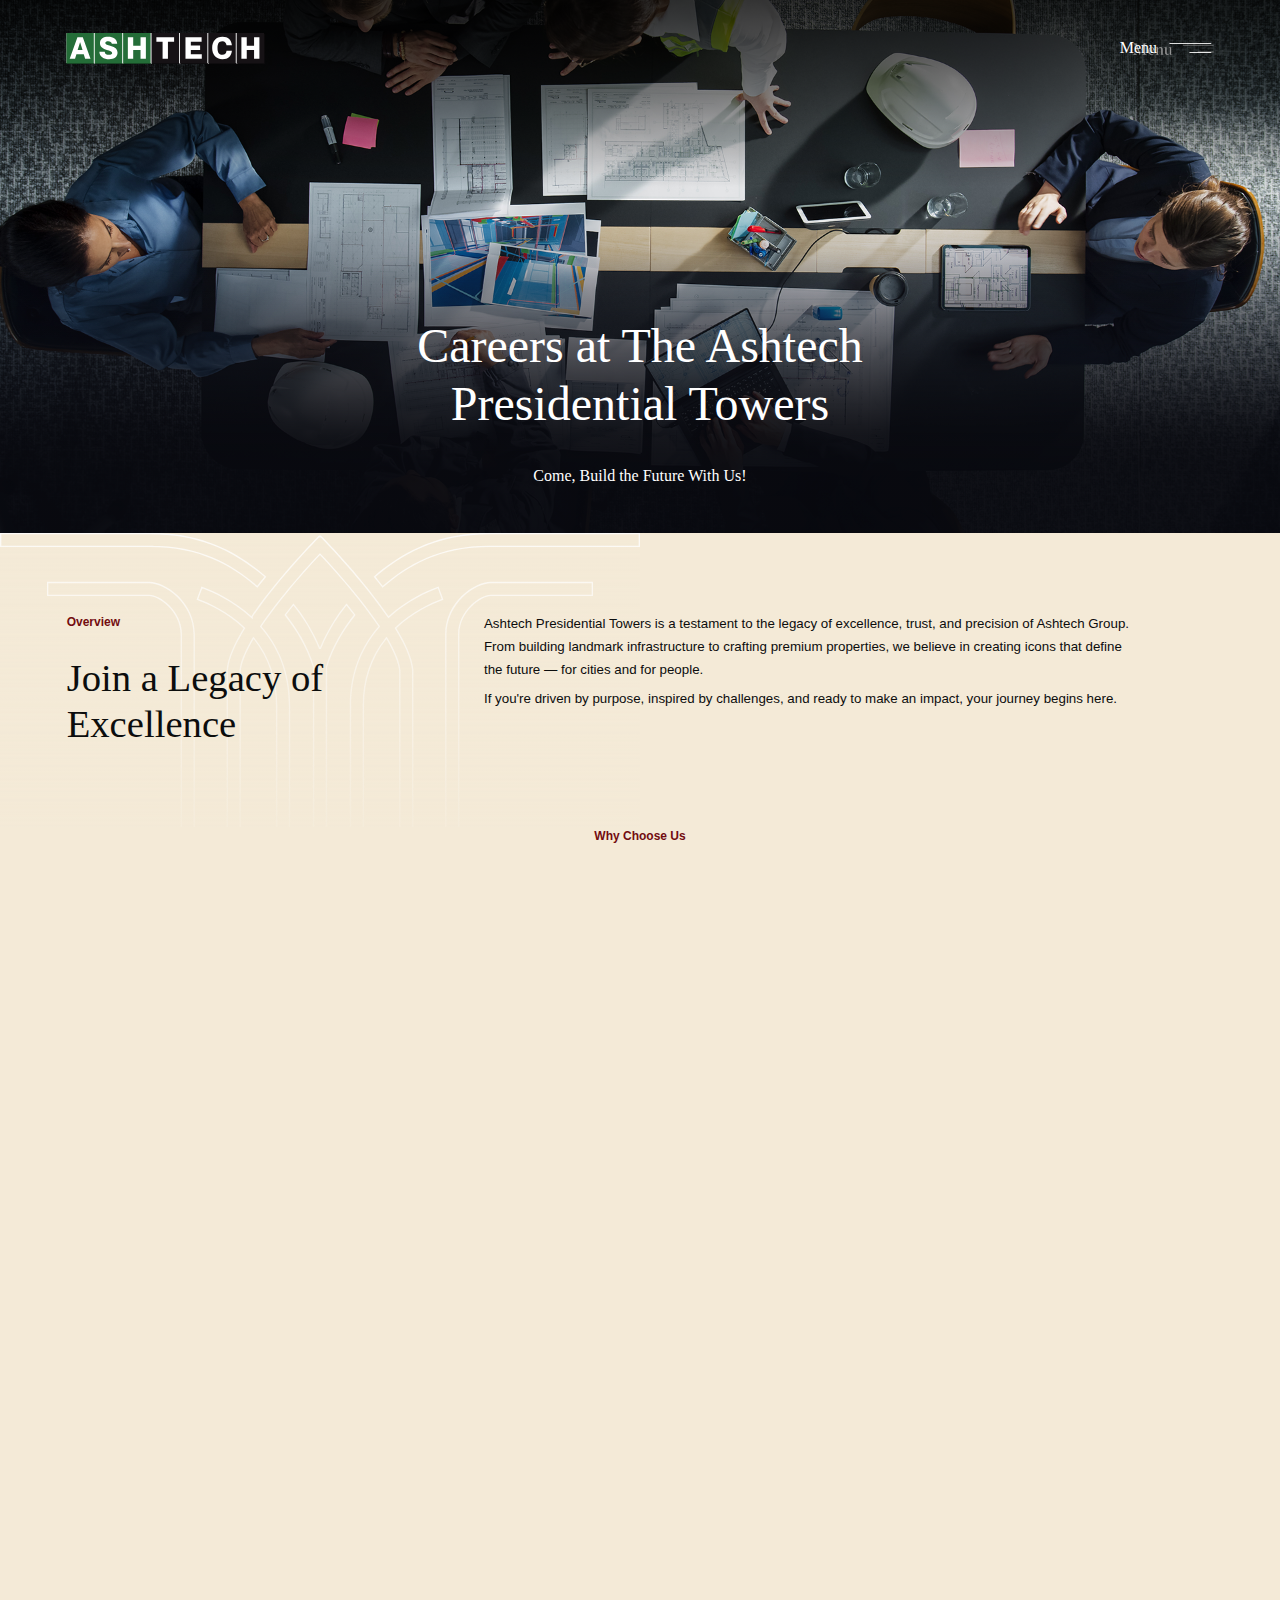
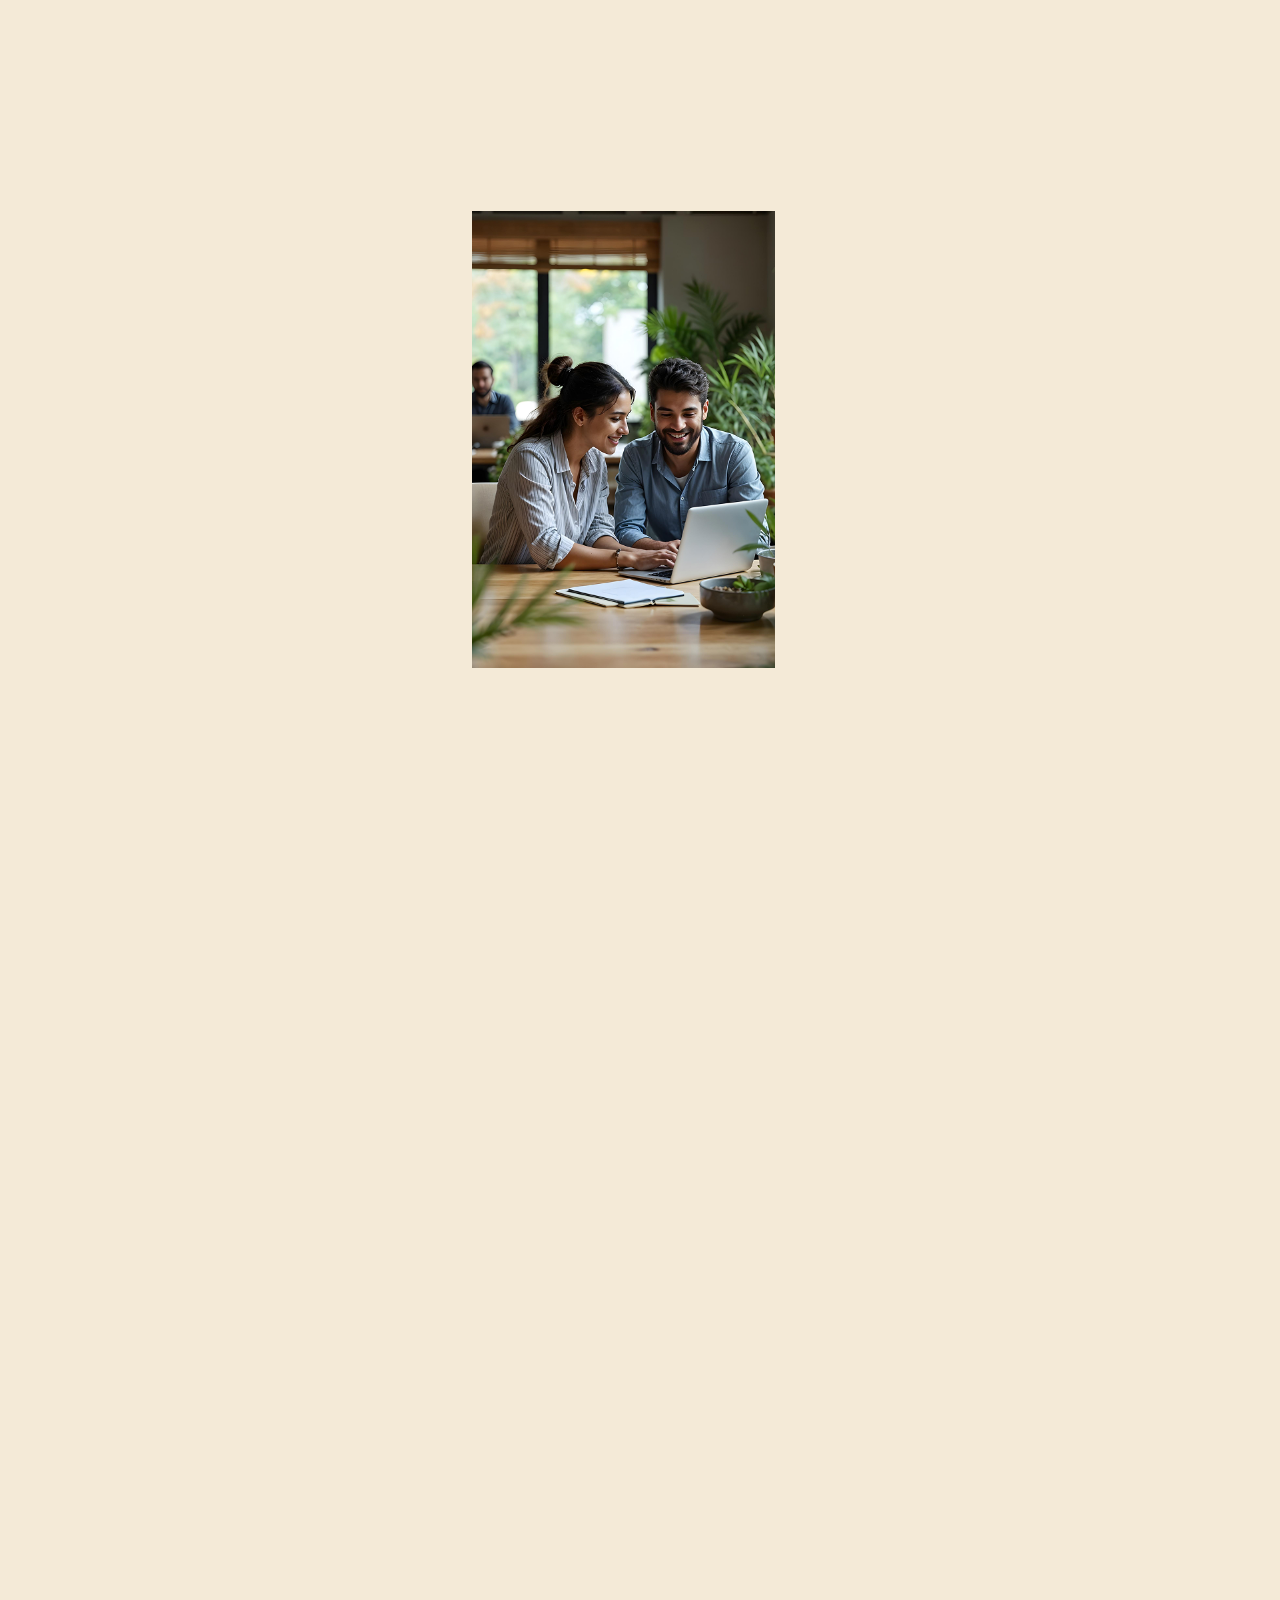
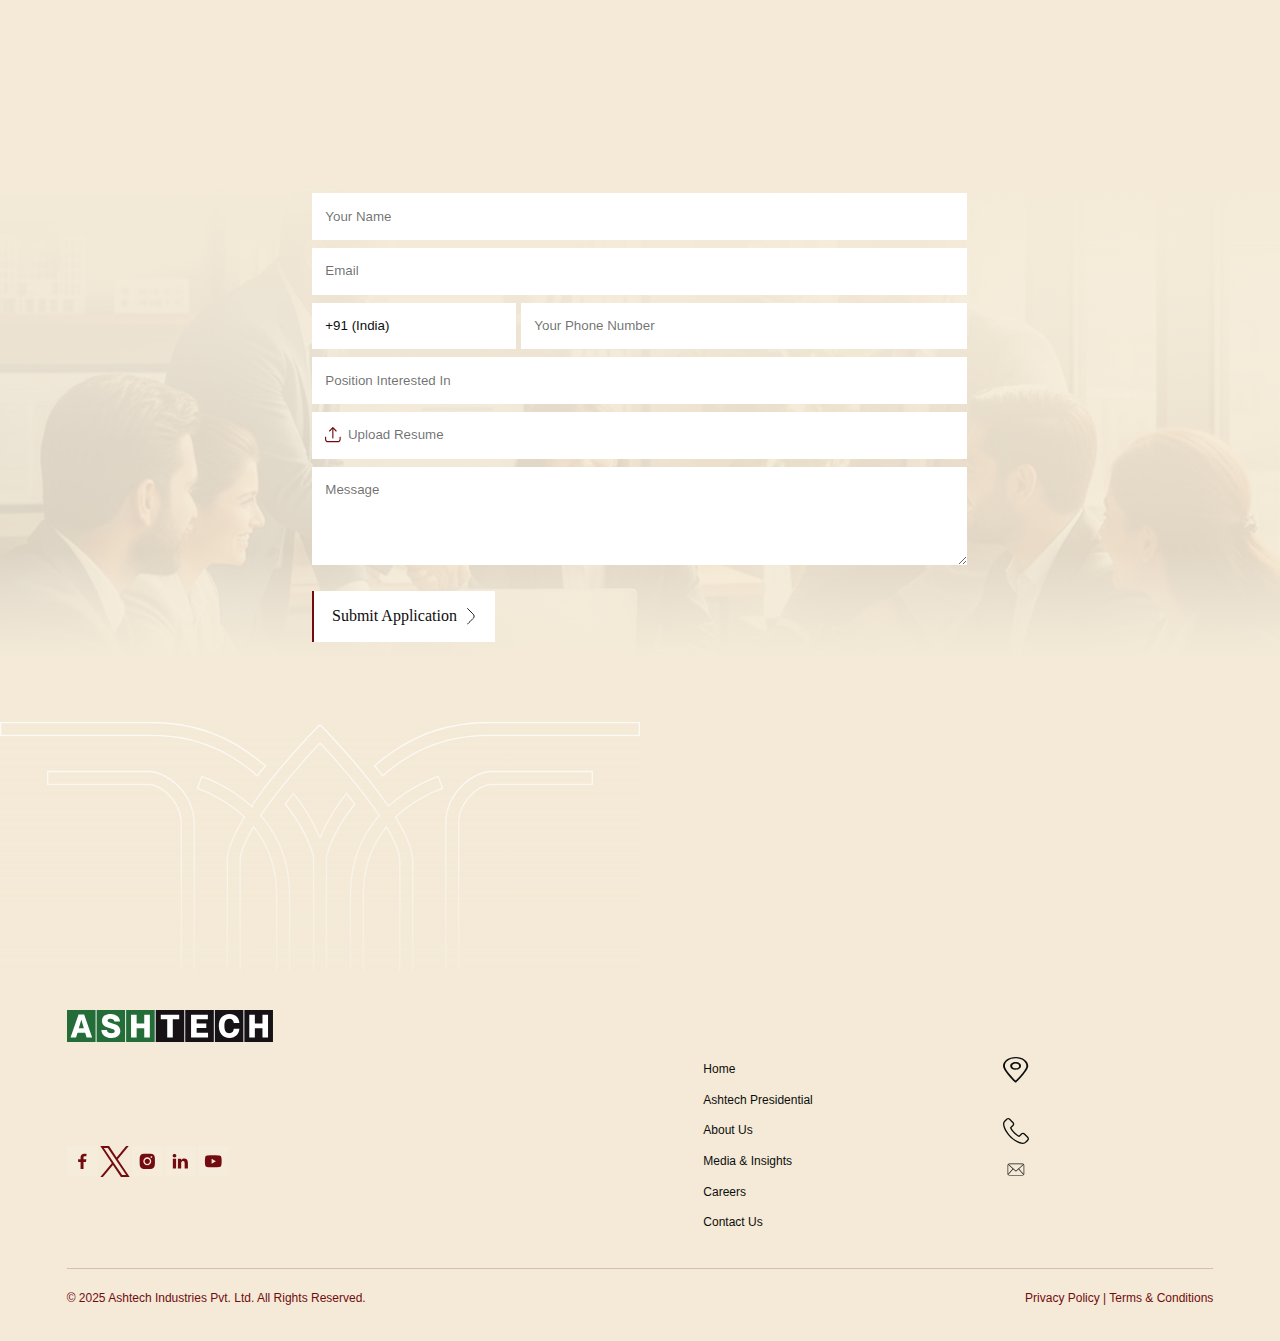
<file: career.html>
<!DOCTYPE html>
<html lang="en">
<head>
    <meta charset="UTF-8">
    <meta name="viewport" content="width=device-width, initial-scale=1.0">
    <title>Ashtech Presidential Towers - Careers</title>
    <link rel="stylesheet" href="assets/css/main.css">
    <style>
        /* Smooth Scrolling */
        html {
            scroll-behavior: smooth;
        }
        
        /* For users who prefer reduced motion */
        @media (prefers-reduced-motion: reduce) {
            html {
                scroll-behavior: auto;
            }
        }
    </style>
</head>
<body>
    <!-- Header -->
    <header class="header">
        <div class="header__logo">
            <img src="assets/images/landing/logo.svg" alt="Ashtech Logo">
        </div>
        <div class="header__menu">
            <span class="header__menu-text">Menu</span>
            <img src="assets/images/menu.svg" alt="Menu Icon" class="hero-2__menu-icon">
        </div>
    </header>

    <!-- Hero Banner Section -->
    <section class="project-hero careerbg">
        <div class="project-hero__overlay"></div>
        <div class="project-hero__content">
            <h1 class="project-hero__title">Careers at The Ashtech<br> Presidential Towers</h1>
            <div class="project-hero__subtitle">
               
                <p class="project-hero__subtitle-text">Come, Build the Future With Us!</p>
            </div>
        </div>
    </section>

    <!-- Overview Section -->
    <section class="career-overview">
        <div class="project-about__decoration"></div>
        <div class="career-overview__container">
            <div class="career-overview__left">
                <p class="career-overview__label animate-text">Overview</p>
                <h2 class="career-overview__title animate-text">Join a Legacy of Excellence</h2>
            </div>
            <div class="career-overview__right">
                <div class="career-overview__text animate-text">
                    <p>Ashtech Presidential Towers is a testament to the legacy of excellence, trust, and precision of Ashtech Group. From building landmark infrastructure to crafting premium properties, we believe in creating icons that define the future — for cities and for people.</p>
                    <p>If you're driven by purpose, inspired by challenges, and ready to make an impact, your journey begins here.</p>
                </div>
            </div>
        </div>
    </section>

    <!-- Why Choose Us Section -->
    <section class="career-why">
        <div class="career-why__container">
            <div class="career-why__header">
                <p class="career-why__label animate-text">Why choose us</p>
                <h2 class="career-why__title animate-text">Why Choose Ashtech Presidential Towers?</h2>
            </div>
            
            <div class="career-why__cards">
                <div class="career-why__card career-why__card--offset-1">
                    <div class="career-why__image">
                        <img src="assets/images/career/why-3.jpg" alt="Culture of Trust">
                    </div>
                    <div class="career-why__content">
                        <h3 class="career-why__card-title animate-text">Real Projects. Real Impact.</h3>
                        <p class="career-why__card-desc animate-text">From powering rural India to building metro infrastructure, every project we have taken on shapes lives, communities, and cities. Backed by this legacy at Ashtech Group, we are now redefining skylines. Our work speaks for itself.</p>
                    </div>
                </div>
                
                <div class="career-why__card career-why__card--offset-2">
                    <div class="career-why__image">
                        <img src="assets/images/career/why-2.jpg" alt="Grow With Confidence">
                    </div>
                    <div class="career-why__content">
                        <h3 class="career-why__card-title animate-text">Grow With Confidence.</h3>
                        <p class="career-why__card-desc animate-text">Growth thrives in an environment of trust and opportunity. Here, you'll find mentorship, accountability, and the freedom to lead. Because when you progress, we all do. Together, we succeed!</p>
                    </div>
                </div>
                
                <div class="career-why__card career-why__card--offset-3">
                    <div class="career-why__image">
                        <img src="assets/images/career/why-1.jpg" alt="Real Projects">
                        
                    </div>
                    <div class="career-why__content">
                        <h3 class="career-why__card-title animate-text">Culture of Trust.</h3>
                        <p class="career-why__card-desc animate-text">Our people-first philosophy drives everything we do. With ethics at the core and open-door leadership across all levels, we foster collaboration, integrity, and mutual respect in every interaction.</p>
                    </div>
                </div>
            </div>
        </div>
    </section>

    <!-- Life at Ashtech Section -->
    <section class="career-life">
        <div class="career-life__container">
            <div class="career-life__left">
                <h3 class="career-life__title animate-text">Life at Ashtech</h3>
                <div class="career-life__text-box">
                    <p>We believe that great ideas come from collaboration and mutual respect. We foster a culture where every voice is heard, every perspective is valued, and innovation thrives through teamwork.</p>
                    <p>If you're seeking real estate jobs in Noida that encourage creativity, respect, and a true sense of belonging, this is where your ideas can shape the future.</p>
                </div>
            </div>
            
            <div class="career-life__image">
                <img src="assets/images/career/life-at-ashtech.jpg" alt="Life at Ashtech">
            </div>
            
            <div class="career-life__right">
                <h3 class="career-life__title animate-text">Opportunities</h3>
                <div class="career-life__text-box">
                    <p>We're always on the lookout for driven professionals — from on-site engineers and architects to project managers, designers, and business development experts.</p>
                </div>
            </div>
        </div>
        
        <div class="career-life__footer-text">
            <p class="animate-text">If you're passionate about shaping the future, explore <strong>Ashtech Presidential Towers<br>for career opportunities</strong> — we'd love to hear from you.</p>
        </div>
    </section>

    <!-- Job Openings Section -->
    <section class="career-openings">
        <div class="career-openings__background"></div>
        <div class="career-openings__container">
            <div class="career-openings__header">
                <p class="career-openings__label animate-text">Current Openings</p>
                <h2 class="career-openings__title animate-text">Job Offerings</h2>
            </div>
            
            <div class="career-openings__list">
                <!-- Job Card 1 -->
                <div class="job-card">
                    <div class="job-card__info">
                        <h3 class="job-card__title">Site Engineer</h3>
                        <div class="job-card__tags">
                            <span class="job-card__tag">
                                <img src="assets/images/career/icon-category.svg" alt="">
                                Construction
                            </span>
                            <span class="job-card__tag">
                                <img src="assets/images/career/icon-location.svg" alt="">
                                Pune
                            </span>
                            <span class="job-card__tag">
                                <img src="assets/images/career/icon-clock.svg" alt="">
                                10 Oct 2025
                            </span>
                        </div>
                    </div>
                    <button class="btn btn--secondary career-openings__apply">
                        <span>Apply Now</span>
                        <svg xmlns="http://www.w3.org/2000/svg" width="8" height="17" viewBox="0 0 8 17" fill="none">
                            <path d="M0.499976 0.499169C0.499976 0.499169 5.36133 5.36052 6.3336 6.33279C7.30588 7.30507 7.30588 9.24962 6.3336 10.2219C5.36134 11.1942 0.499977 16.0555 0.499977 16.0555" stroke="#0C0D0D" stroke-linecap="round" stroke-linejoin="round"/>
                        </svg>
                    </button>
                </div>
                
                <!-- Job Card 2 -->
                <div class="job-card">
                    <div class="job-card__info">
                        <h3 class="job-card__title">Project Manager</h3>
                        <div class="job-card__tags">
                            <span class="job-card__tag">
                                <img src="assets/images/career/icon-category.svg" alt="">
                                Infrastructure
                            </span>
                            <span class="job-card__tag">
                                <img src="assets/images/career/icon-location.svg" alt="">
                                Mumbai
                            </span>
                            <span class="job-card__tag">
                                <img src="assets/images/career/icon-clock.svg" alt="">
                                08 Oct 2025
                            </span>
                        </div>
                    </div>
                    <button class="btn btn--secondary career-openings__apply">
                        <span>Apply Now</span>
                        <svg xmlns="http://www.w3.org/2000/svg" width="8" height="17" viewBox="0 0 8 17" fill="none">
                            <path d="M0.499976 0.499169C0.499976 0.499169 5.36133 5.36052 6.3336 6.33279C7.30588 7.30507 7.30588 9.24962 6.3336 10.2219C5.36134 11.1942 0.499977 16.0555 0.499977 16.0555" stroke="#0C0D0D" stroke-linecap="round" stroke-linejoin="round"/>
                        </svg>
                    </button>
                </div>
                
                <!-- Job Card 3 -->
                <div class="job-card">
                    <div class="job-card__info">
                        <h3 class="job-card__title">Marketing Executive</h3>
                        <div class="job-card__tags">
                            <span class="job-card__tag">
                                <img src="assets/images/career/icon-category.svg" alt="">
                                Sales & Marketing
                            </span>
                            <span class="job-card__tag">
                                <img src="assets/images/career/icon-location.svg" alt="">
                                Pune
                            </span>
                            <span class="job-card__tag">
                                <img src="assets/images/career/icon-clock.svg" alt="">
                                05 Oct 2025
                            </span>
                        </div>
                    </div>
                    <button class="btn btn--secondary career-openings__apply">
                        <span>Apply Now</span>
                        <svg xmlns="http://www.w3.org/2000/svg" width="8" height="17" viewBox="0 0 8 17" fill="none">
                            <path d="M0.499976 0.499169C0.499976 0.499169 5.36133 5.36052 6.3336 6.33279C7.30588 7.30507 7.30588 9.24962 6.3336 10.2219C5.36134 11.1942 0.499977 16.0555 0.499977 16.0555" stroke="#0C0D0D" stroke-linecap="round" stroke-linejoin="round"/>
                        </svg>
                    </button>
                </div>
                
                <!-- Job Card 4 -->
                <div class="job-card">
                    <div class="job-card__info">
                        <h3 class="job-card__title">Marketing Executive</h3>
                        <div class="job-card__tags">
                            <span class="job-card__tag">
                                <img src="assets/images/career/icon-category.svg" alt="">
                                Sales & Marketing
                            </span>
                            <span class="job-card__tag">
                                <img src="assets/images/career/icon-location.svg" alt="">
                                Pune
                            </span>
                            <span class="job-card__tag">
                                <img src="assets/images/career/icon-clock.svg" alt="">
                                05 Oct 2025
                            </span>
                        </div>
                    </div>
                    <button class="btn btn--secondary career-openings__apply">
                        <span>Apply Now</span>
                        <svg xmlns="http://www.w3.org/2000/svg" width="8" height="17" viewBox="0 0 8 17" fill="none">
                            <path d="M0.499976 0.499169C0.499976 0.499169 5.36133 5.36052 6.3336 6.33279C7.30588 7.30507 7.30588 9.24962 6.3336 10.2219C5.36134 11.1942 0.499977 16.0555 0.499977 16.0555" stroke="#0C0D0D" stroke-linecap="round" stroke-linejoin="round"/>
                        </svg>
                    </button>
                </div>
                
                <!-- Job Card 5 -->
                <div class="job-card">
                    <div class="job-card__info">
                        <h3 class="job-card__title">Marketing Executive</h3>
                        <div class="job-card__tags">
                            <span class="job-card__tag">
                                <img src="assets/images/career/icon-category.svg" alt="">
                                Sales & Marketing
                            </span>
                            <span class="job-card__tag">
                                <img src="assets/images/career/icon-location.svg" alt="">
                                Pune
                            </span>
                            <span class="job-card__tag">
                                <img src="assets/images/career/icon-clock.svg" alt="">
                                05 Oct 2025
                            </span>
                        </div>
                    </div>
                    <button class="btn btn--secondary career-openings__apply">
                        <span>Apply Now</span>
                        <svg xmlns="http://www.w3.org/2000/svg" width="8" height="17" viewBox="0 0 8 17" fill="none">
                            <path d="M0.499976 0.499169C0.499976 0.499169 5.36133 5.36052 6.3336 6.33279C7.30588 7.30507 7.30588 9.24962 6.3336 10.2219C5.36134 11.1942 0.499977 16.0555 0.499977 16.0555" stroke="#0C0D0D" stroke-linecap="round" stroke-linejoin="round"/>
                        </svg>
                    </button>
                </div>
            </div>
            
            <div class="career-openings__how-to-apply">
                <h3 class="career-openings__apply-title animate-text">How to Apply</h3>
                <p class="career-openings__apply-text animate-text">If you're ready to build a career that builds the nation, fill out the form below or share your profile at <strong>careers@ashtechrealty.in.</strong></p>
            </div>
        </div>
    </section>

    <!-- Career Form Section -->
    <section class="career-form">
        <div class="career-form__background"></div>
        <div class="career-form__container">
            <div class="career-form__header">
                <h2 class="career-form__title animate-text">Career Detail Form</h2>
            </div>
            
            <form class="career-form__form" id="careerForm">
                <div class="career-form__fields">
                    <div class="career-form__field">
                        <input type="text" id="name" name="name" class="career-form__input" placeholder="Your Name" required>
                    </div>
                    
                    <div class="career-form__field">
                        <input type="email" id="email" name="email" class="career-form__input" placeholder="Email" required>
                    </div>
                    
                    <div class="career-form__field-group">
                        <div class="career-form__field career-form__field--country">
                            <input type="text" id="countryCode" name="countryCode" class="career-form__input" value="+91 (India)" readonly>
                        </div>
                        <div class="career-form__field career-form__field--phone">
                            <input type="tel" id="phone" name="phone" class="career-form__input" placeholder="Your Phone Number" required>
                        </div>
                    </div>
                    
                    <div class="career-form__field">
                        <input type="text" id="position" name="position" class="career-form__input" placeholder="Position Interested In" required>
                    </div>
                    
                    <div class="career-form__field career-form__field--upload">
                        <input type="file" id="resume" name="resume" class="career-form__file-input" accept=".pdf,.doc,.docx" required>
                        <label for="resume" class="career-form__file-label">
                            <img src="assets/images/career/icon-upload.svg" alt="Upload">
                            <span>Upload Resume</span>
                        </label>
                    </div>
                    
                    <div class="career-form__field">
                        <textarea id="message" name="message" class="career-form__textarea" placeholder="Message" rows="4"></textarea>
                    </div>
                </div>
                
                <button type="submit" class="btn btn--primary career-form__submit">
                    <span>Submit Application</span>
                    <svg xmlns="http://www.w3.org/2000/svg" width="8" height="17" viewBox="0 0 8 17" fill="none">
                        <path d="M0.499976 0.499169C0.499976 0.499169 5.36133 5.36052 6.3336 6.33279C7.30588 7.30507 7.30588 9.24962 6.3336 10.2219C5.36134 11.1942 0.499977 16.0555 0.499977 16.0555" stroke="#0C0D0D" stroke-linecap="round" stroke-linejoin="round"/>
                    </svg>
                </button>
            </form>
        </div>
    </section>

    <!-- Note of Assurance Section -->
    <section class="career-assurance">
        <div class="project-about__decoration"></div>
        <div class="career-assurance__container">
            <div class="career-assurance__left">
                <p class="career-assurance__label animate-text">Additional Info</p>
                <h3 class="career-assurance__title animate-text">A Note of Assurance</h3>
            </div>
            <div class="career-assurance__right">
                <p class="career-assurance__text animate-text">In the footsteps of Ashtech Group, Ashtech Presidential Towers follows a transparent and merit-based hiring process. We do not charge any fees for job applications or interviews. All official communication will be from our verified domains.</p>
            </div>
        </div>
    </section>

    <!-- Footer -->
    <footer class="landing-footer">
        <div class="landing-footer__background"></div>
        <div class="landing-footer__content">
            <div class="landing-footer__main">
                <div class="landing-footer__about">
                    <div class="landing-footer__logo">
                        <img src="assets/images/landing/footer-logo.svg" alt="Ashtech Logo">
                    </div>
                    <p class="landing-footer__description animate-text">A pioneer in sustainable construction, Ashtech Industries Pvt. Ltd. (AIPL) drives innovation across infrastructure, flyash solutions, and civil engineering.</p>
                    <div class="landing-footer__social">
                        <a href="#" class="landing-footer__social-link" aria-label="Facebook">
                            <img src="assets/images/landing/social-facebook.svg" alt="Facebook">
                        </a>
                        <a href="#" class="landing-footer__social-link" aria-label="Twitter">
                            <img src="assets/images/landing/social-twitter.svg" alt="Twitter">
                        </a>
                        <a href="#" class="landing-footer__social-link" aria-label="Instagram">
                            <img src="assets/images/landing/social-instagram.svg" alt="Instagram">
                        </a>
                        <a href="#" class="landing-footer__social-link" aria-label="LinkedIn">
                            <img src="assets/images/landing/social-linkedin.svg" alt="LinkedIn">
                        </a>
                        <a href="#" class="landing-footer__social-link" aria-label="YouTube">
                            <img src="assets/images/landing/social-youtube.svg" alt="YouTube">
                        </a>
                    </div>
                </div>
                <div class="landing-footer__links">
                    <h3 class="landing-footer__links-title animate-text">Quick Links</h3>
                    <ul class="landing-footer__links-list">
                        <li><a href="index.html">Home</a></li>
                        <li><a href="project.html">Ashtech Presidential</a></li>
                        <li><a href="#">About Us</a></li>
                        <li><a href="#">Media & Insights</a></li>
                        <li><a href="career.html">Careers</a></li>
                        <li><a href="contact.html">Contact Us</a></li>
                    </ul>
                </div>
                <div class="landing-footer__contact">
                    <h3 class="landing-footer__contact-title animate-text">Contact Us</h3>
                    <div class="landing-footer__contact-list">
                        <div class="landing-footer__contact-item">
                            <img src="assets/images/landing/icon-location.svg" alt="Location" class="landing-footer__contact-icon">
                            <p class="animate-text">Ashtech Industries Pvt Ltd.<br>C-50, RDC, Rajnagar Ghaziabad</p>
                        </div>
                        <div class="landing-footer__contact-item">
                            <img src="assets/images/landing/icon-phone.svg" alt="Phone" class="landing-footer__contact-icon">
                            <p><a href="tel:+919278133133" class="animate-text w-400">+91 92 7813 3133</a></p>
                        </div>
                        <div class="landing-footer__contact-item">
                            <img src="assets/images/landing/icon-email.svg" alt="Email" class="landing-footer__contact-icon">
                            <p><a href="mailto:info@ashtechgroup.in" class="animate-text w-400">info@ashtechgroup.in</a></p>
                        </div>
                    </div>
                </div>
            </div>
            <div class="landing-footer__bottom">
                <p class="landing-footer__copyright">© 2025 Ashtech Industries Pvt. Ltd. All Rights Reserved.</p>
                <p class="landing-footer__legal">Privacy Policy | Terms & Conditions</p>
            </div>
        </div>
    </footer>

    <script src="assets/js/project.js"></script>
    <script src="assets/js/career.js"></script>
</body>
</html>
</file>
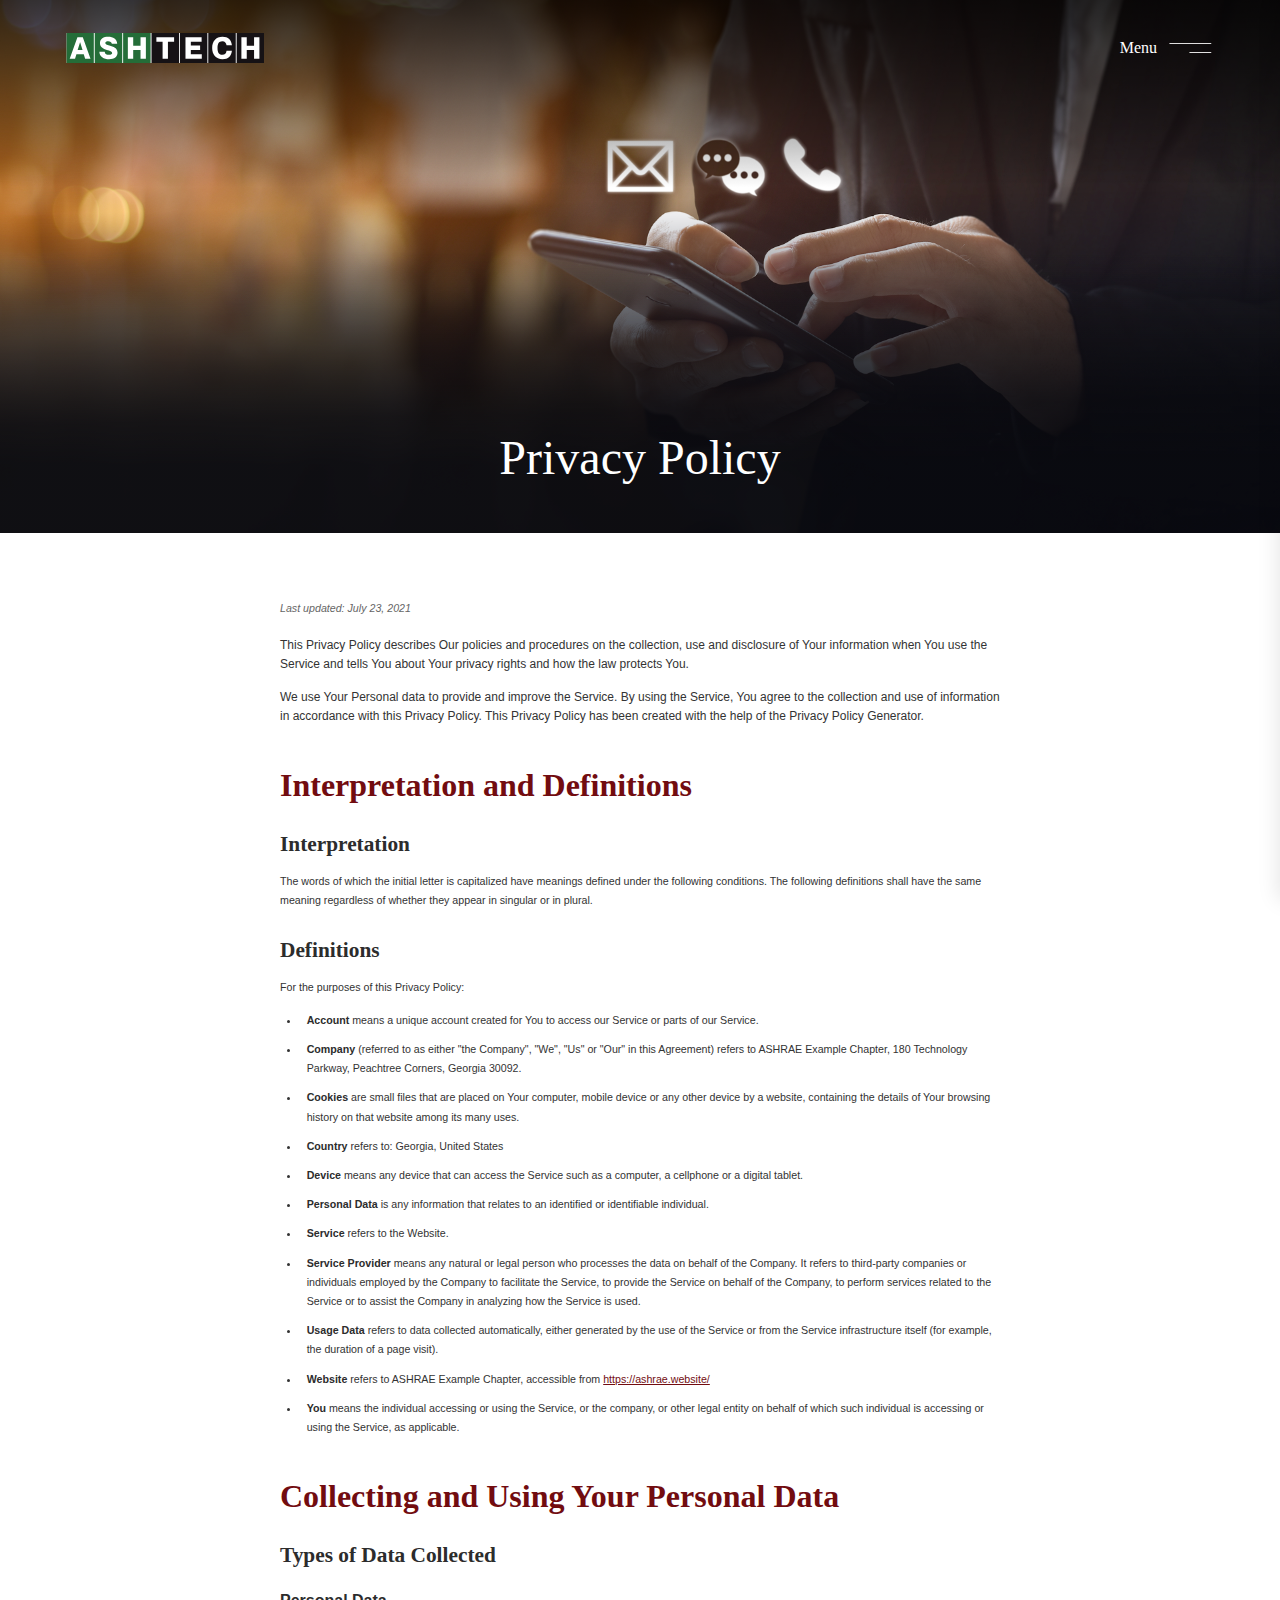
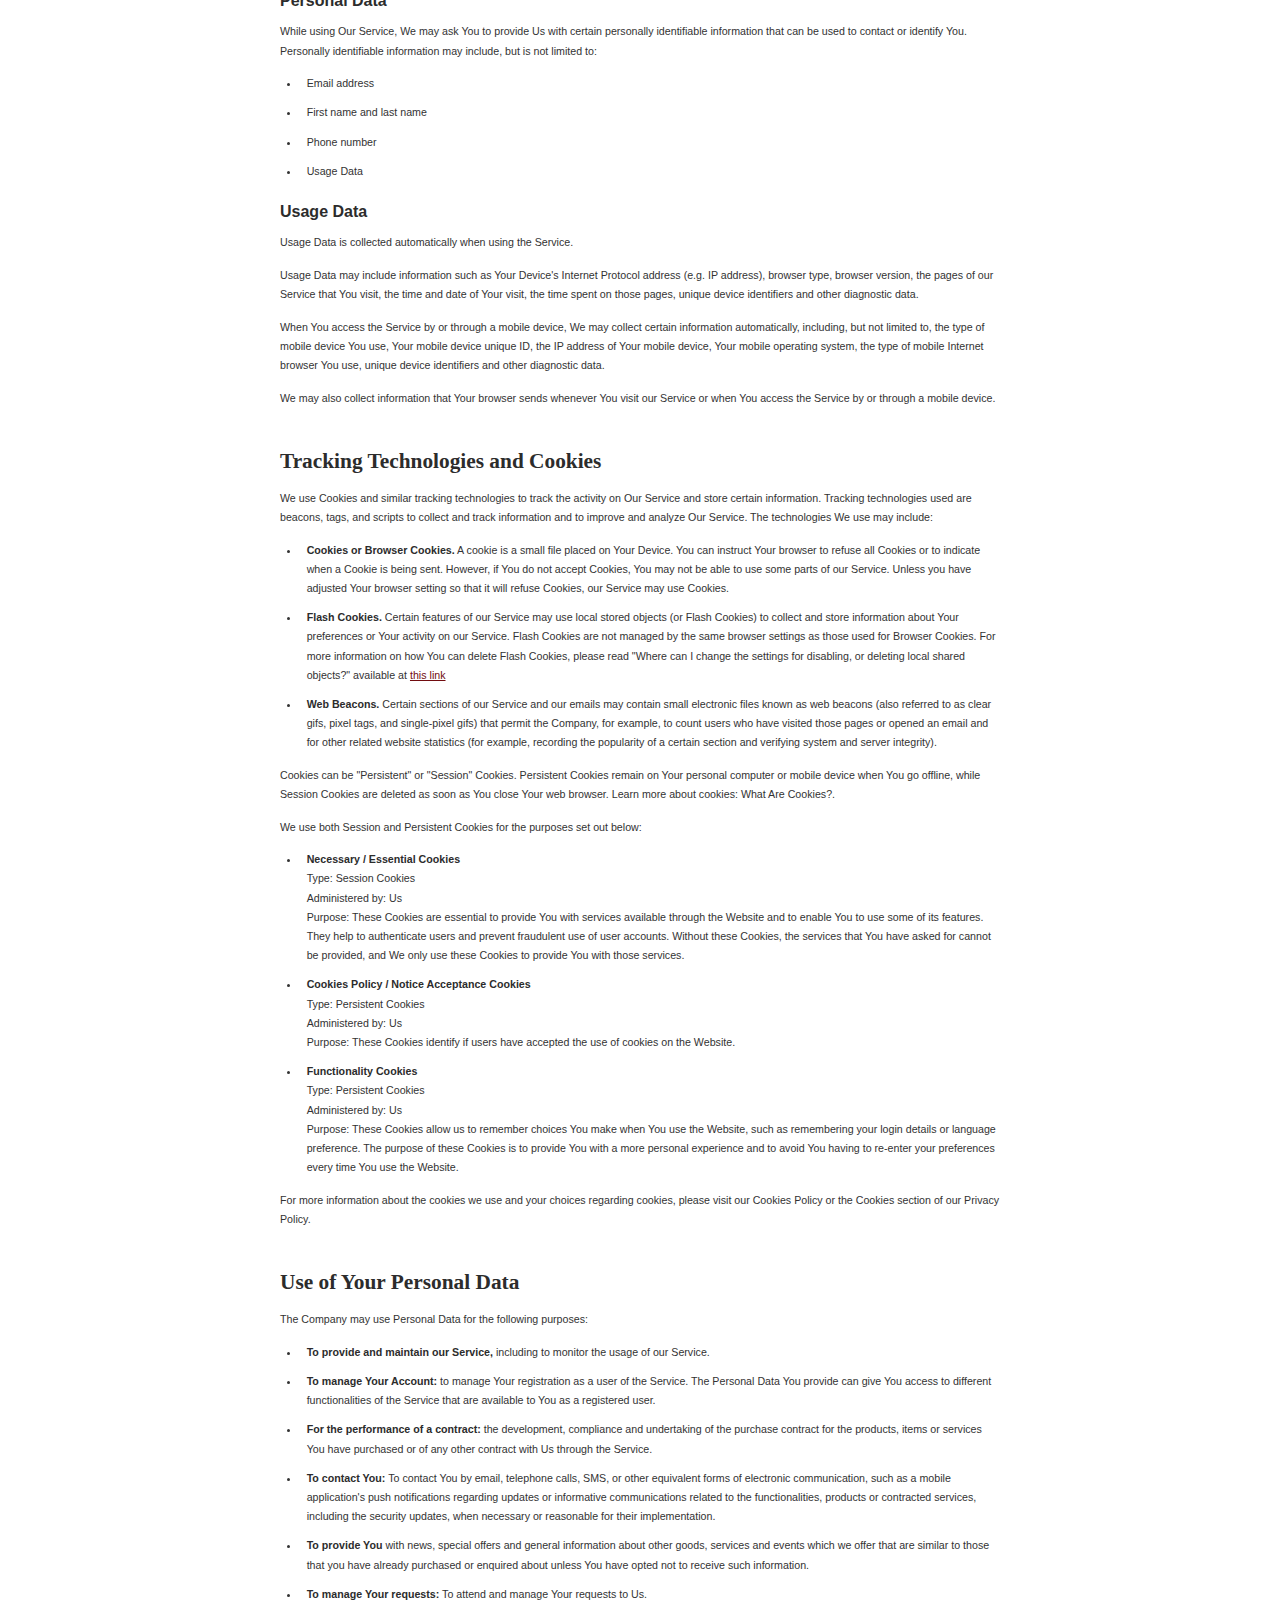
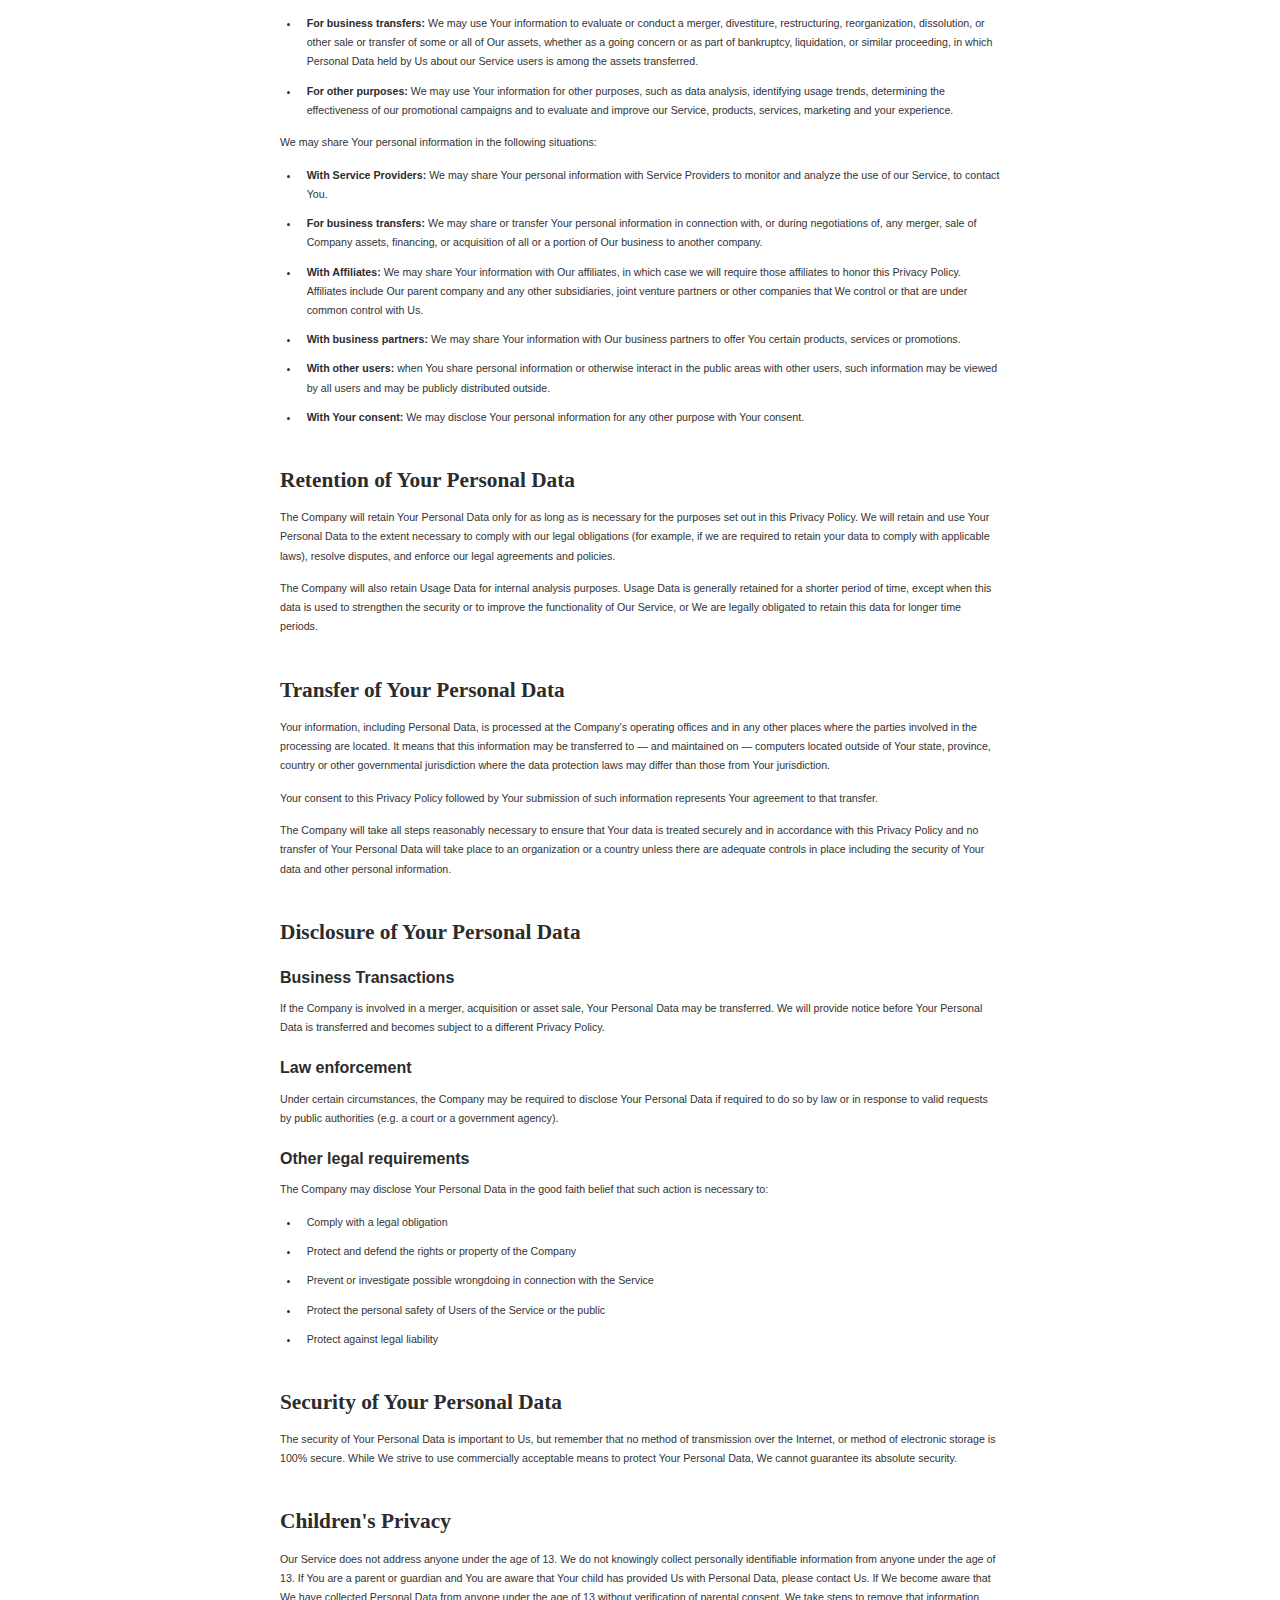
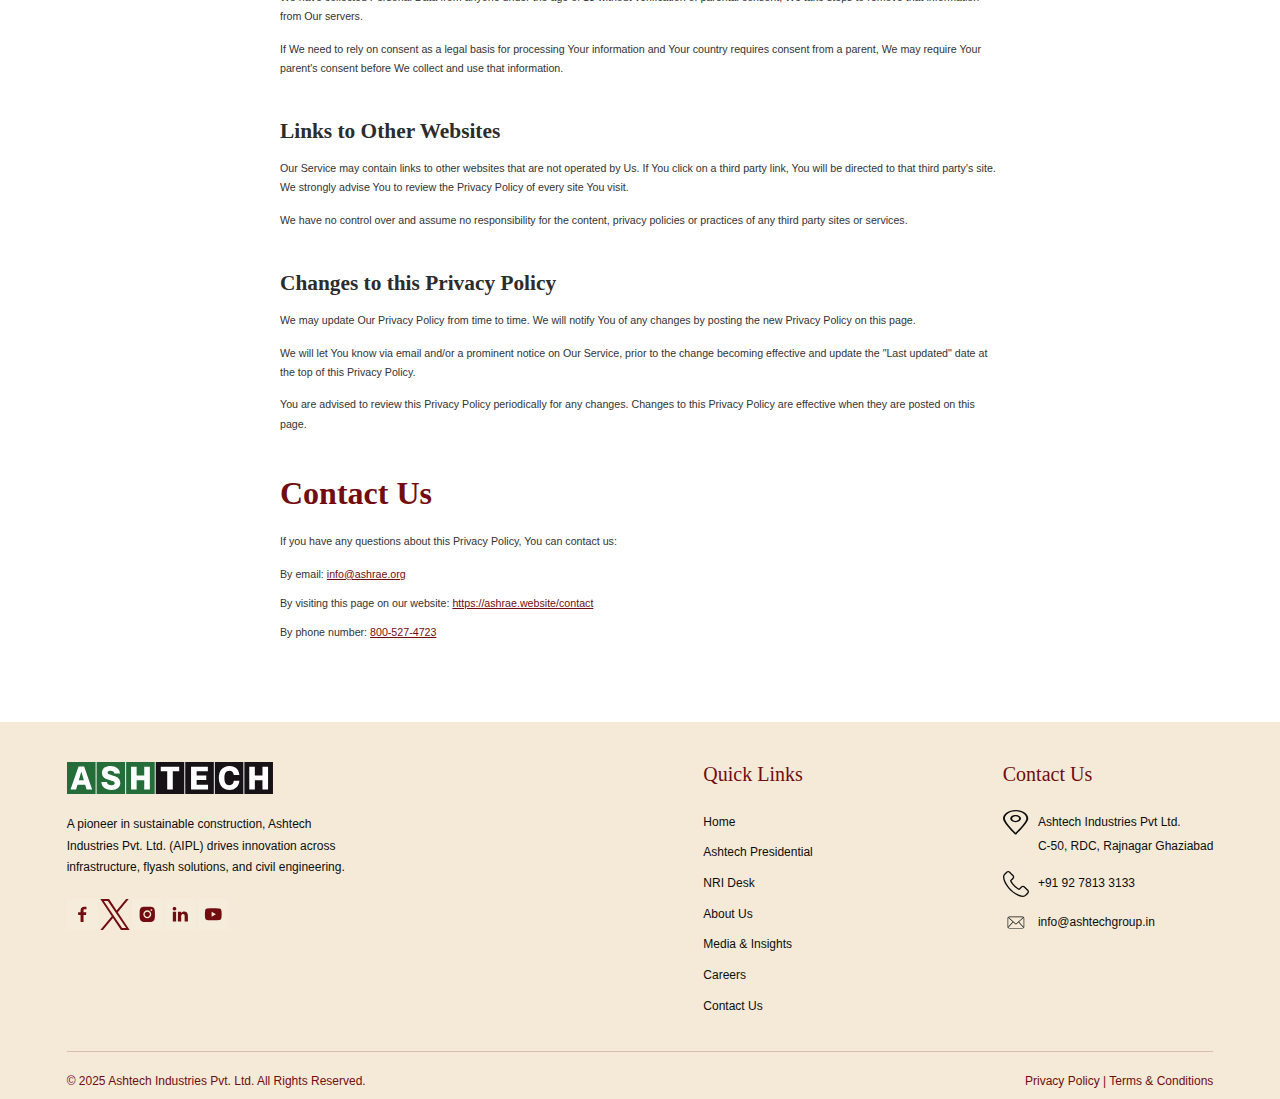
<file: privacy-policy.html>
<!DOCTYPE html>
<html lang="en">
<head>
    <meta charset="UTF-8">
    <meta name="viewport" content="width=device-width, initial-scale=1.0">
    <title>Privacy Policy - Ashtech Presidential Towers</title>
    <link rel="stylesheet" href="assets/css/main.css">
    <style>
        /* Smooth Scrolling */
        html {
            scroll-behavior: smooth;
        }
        
        /* For users who prefer reduced motion */
        @media (prefers-reduced-motion: reduce) {
            html {
                scroll-behavior: auto;
            }
        }
    </style>
</head>
<body>
    <!-- Header -->
    <header class="header">
        <a href="index.html" class="header__logo">
            <img src="assets/images/landing/logo.svg" alt="Ashtech Logo">
        </a>
        <div class="header__menu" id="menuToggle">
            <span class="header__menu-text">Menu</span>
            <img src="assets/images/menu.svg" alt="Menu Icon" class="hero-2__menu-icon">
        </div>
    </header>

    <!-- Sliding Menu -->
    <div class="side-menu" id="sideMenu">
        <div class="side-menu__overlay" id="menuOverlay"></div>
        <div class="side-menu__content">
            <button class="side-menu__close" id="menuClose">
                <svg width="24" height="24" viewBox="0 0 24 24" fill="none" xmlns="http://www.w3.org/2000/svg">
                    <path d="M18 6L6 18M6 6L18 18" stroke="currentColor" stroke-width="2" stroke-linecap="round" stroke-linejoin="round"/>
                </svg>
            </button>
            <nav class="side-menu__nav">
                <ul class="side-menu__list">
                    <li class="side-menu__item">
                        <a href="index.html" class="side-menu__link">Home</a>
                    </li>
                    <li class="side-menu__item">
                        <a href="project.html" class="side-menu__link">Project</a>
                    </li>
                    <li class="side-menu__item">
                        <a href="nri.html" class="side-menu__link">NRI Corner</a>
                    </li>
                    <li class="side-menu__item">
                        <a href="about.html" class="side-menu__link">About Us</a>
                    </li>
                    <li class="side-menu__item">
                        <a href="resources.html" class="side-menu__link">Resources</a>
                    </li>
                    <li class="side-menu__item">
                        <a href="career.html" class="side-menu__link">Career</a>
                    </li>
                    <li class="side-menu__item">
                        <a href="contact.html" class="side-menu__link">Contact</a>
                    </li>
                </ul>
            </nav>
        </div>
    </div>

      <!-- Hero Banner Section -->
      <section class="project-hero contactbg">
        <div class="project-hero__overlay"></div>
        <div class="project-hero__content">
            <h1 class="project-hero__title">Privacy Policy</h1>
           
        </div>
    </section>


    <!-- Privacy Policy Content -->
    <section class="privacy-policy">
        <div class="privacy-policy__container">
            <p class="privacy-policy__updated">Last updated: July 23, 2021</p>

            <div class="privacy-policy__intro">
                <p>This Privacy Policy describes Our policies and procedures on the collection, use and disclosure of Your information when You use the Service and tells You about Your privacy rights and how the law protects You.</p>
                <p>We use Your Personal data to provide and improve the Service. By using the Service, You agree to the collection and use of information in accordance with this Privacy Policy. This Privacy Policy has been created with the help of the Privacy Policy Generator.</p>
            </div>

            <div class="privacy-policy__section">
                <h2 class="privacy-policy__heading">Interpretation and Definitions</h2>
                
                <h3 class="privacy-policy__subheading">Interpretation</h3>
                <p>The words of which the initial letter is capitalized have meanings defined under the following conditions. The following definitions shall have the same meaning regardless of whether they appear in singular or in plural.</p>

                <h3 class="privacy-policy__subheading">Definitions</h3>
                <p>For the purposes of this Privacy Policy:</p>
                <ul class="privacy-policy__list">
                    <li><strong>Account</strong> means a unique account created for You to access our Service or parts of our Service.</li>
                    <li><strong>Company</strong> (referred to as either "the Company", "We", "Us" or "Our" in this Agreement) refers to ASHRAE Example Chapter, 180 Technology Parkway, Peachtree Corners, Georgia 30092.</li>
                    <li><strong>Cookies</strong> are small files that are placed on Your computer, mobile device or any other device by a website, containing the details of Your browsing history on that website among its many uses.</li>
                    <li><strong>Country</strong> refers to: Georgia, United States</li>
                    <li><strong>Device</strong> means any device that can access the Service such as a computer, a cellphone or a digital tablet.</li>
                    <li><strong>Personal Data</strong> is any information that relates to an identified or identifiable individual.</li>
                    <li><strong>Service</strong> refers to the Website.</li>
                    <li><strong>Service Provider</strong> means any natural or legal person who processes the data on behalf of the Company. It refers to third-party companies or individuals employed by the Company to facilitate the Service, to provide the Service on behalf of the Company, to perform services related to the Service or to assist the Company in analyzing how the Service is used.</li>
                    <li><strong>Usage Data</strong> refers to data collected automatically, either generated by the use of the Service or from the Service infrastructure itself (for example, the duration of a page visit).</li>
                    <li><strong>Website</strong> refers to ASHRAE Example Chapter, accessible from <a href="https://ashrae.website/" target="_blank">https://ashrae.website/</a></li>
                    <li><strong>You</strong> means the individual accessing or using the Service, or the company, or other legal entity on behalf of which such individual is accessing or using the Service, as applicable.</li>
                </ul>
            </div>

            <div class="privacy-policy__section">
                <h2 class="privacy-policy__heading">Collecting and Using Your Personal Data</h2>
                
                <h3 class="privacy-policy__subheading">Types of Data Collected</h3>
                
                <h4 class="privacy-policy__subheading-small">Personal Data</h4>
                <p>While using Our Service, We may ask You to provide Us with certain personally identifiable information that can be used to contact or identify You. Personally identifiable information may include, but is not limited to:</p>
                <ul class="privacy-policy__list">
                    <li>Email address</li>
                    <li>First name and last name</li>
                    <li>Phone number</li>
                    <li>Usage Data</li>
                </ul>

                <h4 class="privacy-policy__subheading-small">Usage Data</h4>
                <p>Usage Data is collected automatically when using the Service.</p>
                <p>Usage Data may include information such as Your Device's Internet Protocol address (e.g. IP address), browser type, browser version, the pages of our Service that You visit, the time and date of Your visit, the time spent on those pages, unique device identifiers and other diagnostic data.</p>
                <p>When You access the Service by or through a mobile device, We may collect certain information automatically, including, but not limited to, the type of mobile device You use, Your mobile device unique ID, the IP address of Your mobile device, Your mobile operating system, the type of mobile Internet browser You use, unique device identifiers and other diagnostic data.</p>
                <p>We may also collect information that Your browser sends whenever You visit our Service or when You access the Service by or through a mobile device.</p>
            </div>

            <div class="privacy-policy__section">
                <h3 class="privacy-policy__subheading">Tracking Technologies and Cookies</h3>
                <p>We use Cookies and similar tracking technologies to track the activity on Our Service and store certain information. Tracking technologies used are beacons, tags, and scripts to collect and track information and to improve and analyze Our Service. The technologies We use may include:</p>
                <ul class="privacy-policy__list">
                    <li><strong>Cookies or Browser Cookies.</strong> A cookie is a small file placed on Your Device. You can instruct Your browser to refuse all Cookies or to indicate when a Cookie is being sent. However, if You do not accept Cookies, You may not be able to use some parts of our Service. Unless you have adjusted Your browser setting so that it will refuse Cookies, our Service may use Cookies.</li>
                    <li><strong>Flash Cookies.</strong> Certain features of our Service may use local stored objects (or Flash Cookies) to collect and store information about Your preferences or Your activity on our Service. Flash Cookies are not managed by the same browser settings as those used for Browser Cookies. For more information on how You can delete Flash Cookies, please read "Where can I change the settings for disabling, or deleting local shared objects?" available at <a href="https://helpx.adobe.com/flash-player/kb/disable-local-shared-objects-flash.html#main_Where_can_I_change_the_settings_for_disabling__or_deleting_local_shared_objects_" target="_blank">this link</a></li>
                    <li><strong>Web Beacons.</strong> Certain sections of our Service and our emails may contain small electronic files known as web beacons (also referred to as clear gifs, pixel tags, and single-pixel gifs) that permit the Company, for example, to count users who have visited those pages or opened an email and for other related website statistics (for example, recording the popularity of a certain section and verifying system and server integrity).</li>
                </ul>
                <p>Cookies can be "Persistent" or "Session" Cookies. Persistent Cookies remain on Your personal computer or mobile device when You go offline, while Session Cookies are deleted as soon as You close Your web browser. Learn more about cookies: What Are Cookies?.</p>
                <p>We use both Session and Persistent Cookies for the purposes set out below:</p>
                <ul class="privacy-policy__list">
                    <li><strong>Necessary / Essential Cookies</strong><br>Type: Session Cookies<br>Administered by: Us<br>Purpose: These Cookies are essential to provide You with services available through the Website and to enable You to use some of its features. They help to authenticate users and prevent fraudulent use of user accounts. Without these Cookies, the services that You have asked for cannot be provided, and We only use these Cookies to provide You with those services.</li>
                    <li><strong>Cookies Policy / Notice Acceptance Cookies</strong><br>Type: Persistent Cookies<br>Administered by: Us<br>Purpose: These Cookies identify if users have accepted the use of cookies on the Website.</li>
                    <li><strong>Functionality Cookies</strong><br>Type: Persistent Cookies<br>Administered by: Us<br>Purpose: These Cookies allow us to remember choices You make when You use the Website, such as remembering your login details or language preference. The purpose of these Cookies is to provide You with a more personal experience and to avoid You having to re-enter your preferences every time You use the Website.</li>
                </ul>
                <p>For more information about the cookies we use and your choices regarding cookies, please visit our Cookies Policy or the Cookies section of our Privacy Policy.</p>
            </div>

            <div class="privacy-policy__section">
                <h3 class="privacy-policy__subheading">Use of Your Personal Data</h3>
                <p>The Company may use Personal Data for the following purposes:</p>
                <ul class="privacy-policy__list">
                    <li><strong>To provide and maintain our Service,</strong> including to monitor the usage of our Service.</li>
                    <li><strong>To manage Your Account:</strong> to manage Your registration as a user of the Service. The Personal Data You provide can give You access to different functionalities of the Service that are available to You as a registered user.</li>
                    <li><strong>For the performance of a contract:</strong> the development, compliance and undertaking of the purchase contract for the products, items or services You have purchased or of any other contract with Us through the Service.</li>
                    <li><strong>To contact You:</strong> To contact You by email, telephone calls, SMS, or other equivalent forms of electronic communication, such as a mobile application's push notifications regarding updates or informative communications related to the functionalities, products or contracted services, including the security updates, when necessary or reasonable for their implementation.</li>
                    <li><strong>To provide You</strong> with news, special offers and general information about other goods, services and events which we offer that are similar to those that you have already purchased or enquired about unless You have opted not to receive such information.</li>
                    <li><strong>To manage Your requests:</strong> To attend and manage Your requests to Us.</li>
                    <li><strong>For business transfers:</strong> We may use Your information to evaluate or conduct a merger, divestiture, restructuring, reorganization, dissolution, or other sale or transfer of some or all of Our assets, whether as a going concern or as part of bankruptcy, liquidation, or similar proceeding, in which Personal Data held by Us about our Service users is among the assets transferred.</li>
                    <li><strong>For other purposes:</strong> We may use Your information for other purposes, such as data analysis, identifying usage trends, determining the effectiveness of our promotional campaigns and to evaluate and improve our Service, products, services, marketing and your experience.</li>
                </ul>
                <p>We may share Your personal information in the following situations:</p>
                <ul class="privacy-policy__list">
                    <li><strong>With Service Providers:</strong> We may share Your personal information with Service Providers to monitor and analyze the use of our Service, to contact You.</li>
                    <li><strong>For business transfers:</strong> We may share or transfer Your personal information in connection with, or during negotiations of, any merger, sale of Company assets, financing, or acquisition of all or a portion of Our business to another company.</li>
                    <li><strong>With Affiliates:</strong> We may share Your information with Our affiliates, in which case we will require those affiliates to honor this Privacy Policy. Affiliates include Our parent company and any other subsidiaries, joint venture partners or other companies that We control or that are under common control with Us.</li>
                    <li><strong>With business partners:</strong> We may share Your information with Our business partners to offer You certain products, services or promotions.</li>
                    <li><strong>With other users:</strong> when You share personal information or otherwise interact in the public areas with other users, such information may be viewed by all users and may be publicly distributed outside.</li>
                    <li><strong>With Your consent:</strong> We may disclose Your personal information for any other purpose with Your consent.</li>
                </ul>
            </div>

            <div class="privacy-policy__section">
                <h3 class="privacy-policy__subheading">Retention of Your Personal Data</h3>
                <p>The Company will retain Your Personal Data only for as long as is necessary for the purposes set out in this Privacy Policy. We will retain and use Your Personal Data to the extent necessary to comply with our legal obligations (for example, if we are required to retain your data to comply with applicable laws), resolve disputes, and enforce our legal agreements and policies.</p>
                <p>The Company will also retain Usage Data for internal analysis purposes. Usage Data is generally retained for a shorter period of time, except when this data is used to strengthen the security or to improve the functionality of Our Service, or We are legally obligated to retain this data for longer time periods.</p>
            </div>

            <div class="privacy-policy__section">
                <h3 class="privacy-policy__subheading">Transfer of Your Personal Data</h3>
                <p>Your information, including Personal Data, is processed at the Company's operating offices and in any other places where the parties involved in the processing are located. It means that this information may be transferred to — and maintained on — computers located outside of Your state, province, country or other governmental jurisdiction where the data protection laws may differ than those from Your jurisdiction.</p>
                <p>Your consent to this Privacy Policy followed by Your submission of such information represents Your agreement to that transfer.</p>
                <p>The Company will take all steps reasonably necessary to ensure that Your data is treated securely and in accordance with this Privacy Policy and no transfer of Your Personal Data will take place to an organization or a country unless there are adequate controls in place including the security of Your data and other personal information.</p>
            </div>

            <div class="privacy-policy__section">
                <h3 class="privacy-policy__subheading">Disclosure of Your Personal Data</h3>
                
                <h4 class="privacy-policy__subheading-small">Business Transactions</h4>
                <p>If the Company is involved in a merger, acquisition or asset sale, Your Personal Data may be transferred. We will provide notice before Your Personal Data is transferred and becomes subject to a different Privacy Policy.</p>

                <h4 class="privacy-policy__subheading-small">Law enforcement</h4>
                <p>Under certain circumstances, the Company may be required to disclose Your Personal Data if required to do so by law or in response to valid requests by public authorities (e.g. a court or a government agency).</p>

                <h4 class="privacy-policy__subheading-small">Other legal requirements</h4>
                <p>The Company may disclose Your Personal Data in the good faith belief that such action is necessary to:</p>
                <ul class="privacy-policy__list">
                    <li>Comply with a legal obligation</li>
                    <li>Protect and defend the rights or property of the Company</li>
                    <li>Prevent or investigate possible wrongdoing in connection with the Service</li>
                    <li>Protect the personal safety of Users of the Service or the public</li>
                    <li>Protect against legal liability</li>
                </ul>
            </div>

            <div class="privacy-policy__section">
                <h3 class="privacy-policy__subheading">Security of Your Personal Data</h3>
                <p>The security of Your Personal Data is important to Us, but remember that no method of transmission over the Internet, or method of electronic storage is 100% secure. While We strive to use commercially acceptable means to protect Your Personal Data, We cannot guarantee its absolute security.</p>
            </div>

            <div class="privacy-policy__section">
                <h3 class="privacy-policy__subheading">Children's Privacy</h3>
                <p>Our Service does not address anyone under the age of 13. We do not knowingly collect personally identifiable information from anyone under the age of 13. If You are a parent or guardian and You are aware that Your child has provided Us with Personal Data, please contact Us. If We become aware that We have collected Personal Data from anyone under the age of 13 without verification of parental consent, We take steps to remove that information from Our servers.</p>
                <p>If We need to rely on consent as a legal basis for processing Your information and Your country requires consent from a parent, We may require Your parent's consent before We collect and use that information.</p>
            </div>

            <div class="privacy-policy__section">
                <h3 class="privacy-policy__subheading">Links to Other Websites</h3>
                <p>Our Service may contain links to other websites that are not operated by Us. If You click on a third party link, You will be directed to that third party's site. We strongly advise You to review the Privacy Policy of every site You visit.</p>
                <p>We have no control over and assume no responsibility for the content, privacy policies or practices of any third party sites or services.</p>
            </div>

            <div class="privacy-policy__section">
                <h3 class="privacy-policy__subheading">Changes to this Privacy Policy</h3>
                <p>We may update Our Privacy Policy from time to time. We will notify You of any changes by posting the new Privacy Policy on this page.</p>
                <p>We will let You know via email and/or a prominent notice on Our Service, prior to the change becoming effective and update the "Last updated" date at the top of this Privacy Policy.</p>
                <p>You are advised to review this Privacy Policy periodically for any changes. Changes to this Privacy Policy are effective when they are posted on this page.</p>
            </div>

            <div class="privacy-policy__section">
                <h2 class="privacy-policy__heading">Contact Us</h2>
                <p>If you have any questions about this Privacy Policy, You can contact us:</p>
                <ul class="privacy-policy__list privacy-policy__list--contact">
                    <li>By email: <a href="mailto:info@ashrae.org">info@ashrae.org</a></li>
                    <li>By visiting this page on our website: <a href="https://ashrae.website/contact" target="_blank">https://ashrae.website/contact</a></li>
                    <li>By phone number: <a href="tel:8005274723">800-527-4723</a></li>
                </ul>
            </div>
        </div>
    </section>

    <!-- Footer -->
    <footer class="landing-footer">
        <div class="landing-footer__background"></div>
        <div class="landing-footer__content">
            <div class="landing-footer__main">
                <div class="landing-footer__about">
                    <div class="landing-footer__logo">
                        <img src="assets/images/landing/footer-logo.svg" alt="Ashtech Logo">
                    </div>
                    <p class="landing-footer__description animate-text">A pioneer in sustainable construction, Ashtech Industries Pvt. Ltd. (AIPL) drives innovation across infrastructure, flyash solutions, and civil engineering.</p>
                    <div class="landing-footer__social">
                        <a href="https://www.facebook.com/ashtechgroupofficial/" class="landing-footer__social-link" aria-label="Facebook" target="_blank" rel="noopener noreferrer">
                            <img src="assets/images/landing/social-facebook.svg" alt="Facebook">
                        </a>
                        <a href="https://x.com/ashtech_group?lang=en" class="landing-footer__social-link" aria-label="Twitter" target="_blank" rel="noopener noreferrer">
                            <img src="assets/images/landing/social-twitter.svg" alt="Twitter">
                        </a>
                        <a href="https://www.instagram.com/ashtechgroupofficial/#" class="landing-footer__social-link" aria-label="Instagram" target="_blank" rel="noopener noreferrer">
                            <img src="assets/images/landing/social-instagram.svg" alt="Instagram">
                        </a>
                        <a href="https://www.linkedin.com/company/ashtech-prefab-india-pvt-ltd/" class="landing-footer__social-link" aria-label="LinkedIn" target="_blank" rel="noopener noreferrer">
                            <img src="assets/images/landing/social-linkedin.svg" alt="LinkedIn">
                        </a>
                        <a href="https://www.youtube.com/@ashtechgroupofficial" class="landing-footer__social-link" aria-label="YouTube" target="_blank" rel="noopener noreferrer">
                            <img src="assets/images/landing/social-youtube.svg" alt="YouTube">
                        </a>
                    </div>
                </div>
                <div class="landing-footer__links">
                    <h3 class="landing-footer__links-title animate-text">Quick Links</h3>
                    <ul class="landing-footer__links-list">
                        <li><a href="index.html">Home</a></li>
                        <li><a href="project.html">Ashtech Presidential</a></li>
                        <li><a href="nri.html">NRI Desk</a></li>
                        <li><a href="about.html">About Us</a></li>
                        <li><a href="resources.html">Media & Insights</a></li>
                        <li><a href="career.html">Careers</a></li>
                        <li><a href="contact.html">Contact Us</a></li>
                    </ul>
                </div>
                <div class="landing-footer__contact">
                    <h3 class="landing-footer__contact-title animate-text">Contact Us</h3>
                    <div class="landing-footer__contact-list">
                        <div class="landing-footer__contact-item">
                            <img src="assets/images/landing/icon-location.svg" alt="Location" class="landing-footer__contact-icon">
                            <p class="animate-text">Ashtech Industries Pvt Ltd.<br>C-50, RDC, Rajnagar Ghaziabad</p>
                        </div>
                        <div class="landing-footer__contact-item">
                            <img src="assets/images/landing/icon-phone.svg" alt="Phone" class="landing-footer__contact-icon">
                            <p><a href="tel:+919278133133" class="animate-text w-400">+91 92 7813 3133</a></p>
                        </div>
                        <div class="landing-footer__contact-item">
                            <img src="assets/images/landing/icon-email.svg" alt="Email" class="landing-footer__contact-icon">
                            <p><a href="mailto:info@ashtechgroup.in" class="animate-text w-400">info@ashtechgroup.in</a></p>
                        </div>
                    </div>
                </div>
            </div>
            <div class="landing-footer__bottom">
                <p class="landing-footer__copyright">© 2025 Ashtech Industries Pvt. Ltd. All Rights Reserved.</p>
                <p class="landing-footer__legal">
                    <a href="privacy-policy.html">Privacy Policy</a> | <a href="terms-and-conditions.html">Terms & Conditions</a>
                </p>
            </div>
        </div>
    </footer>

    <script src="assets/js/main.js"></script>
</body>
</html>
</file>
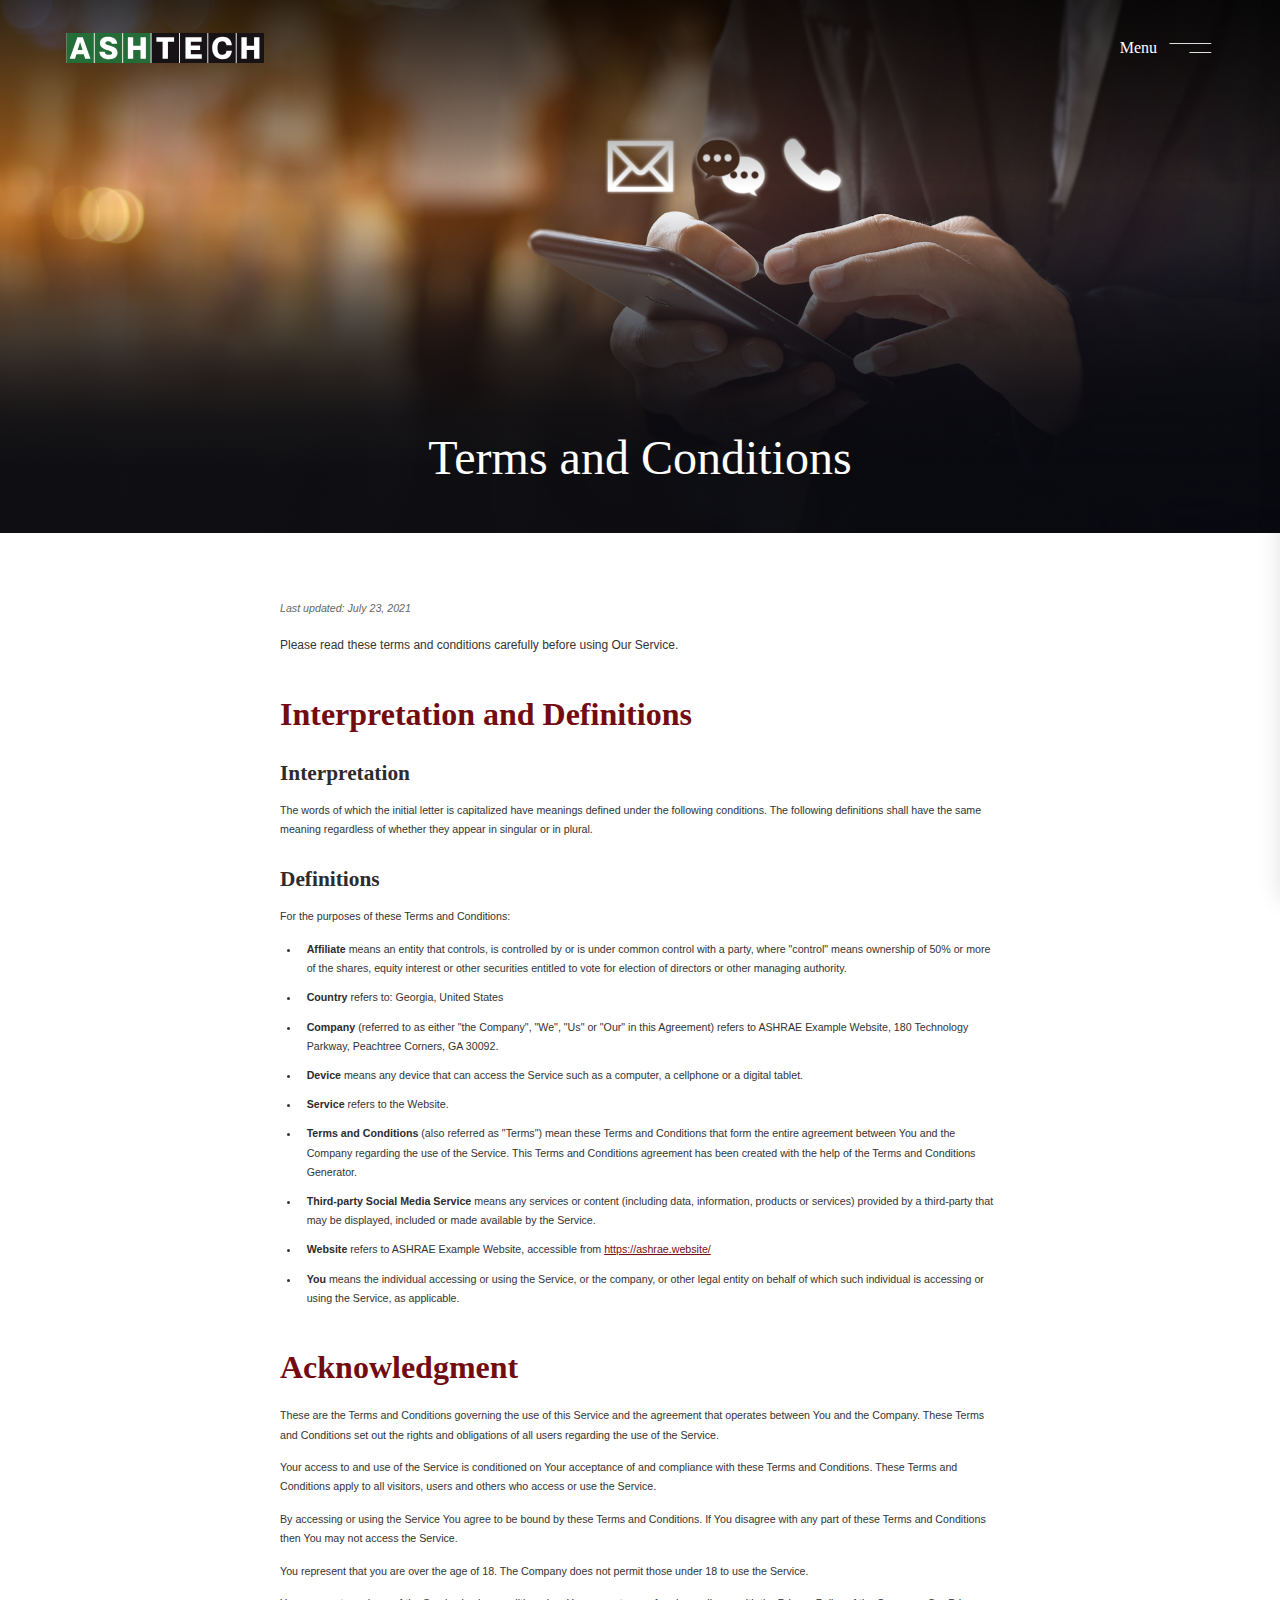
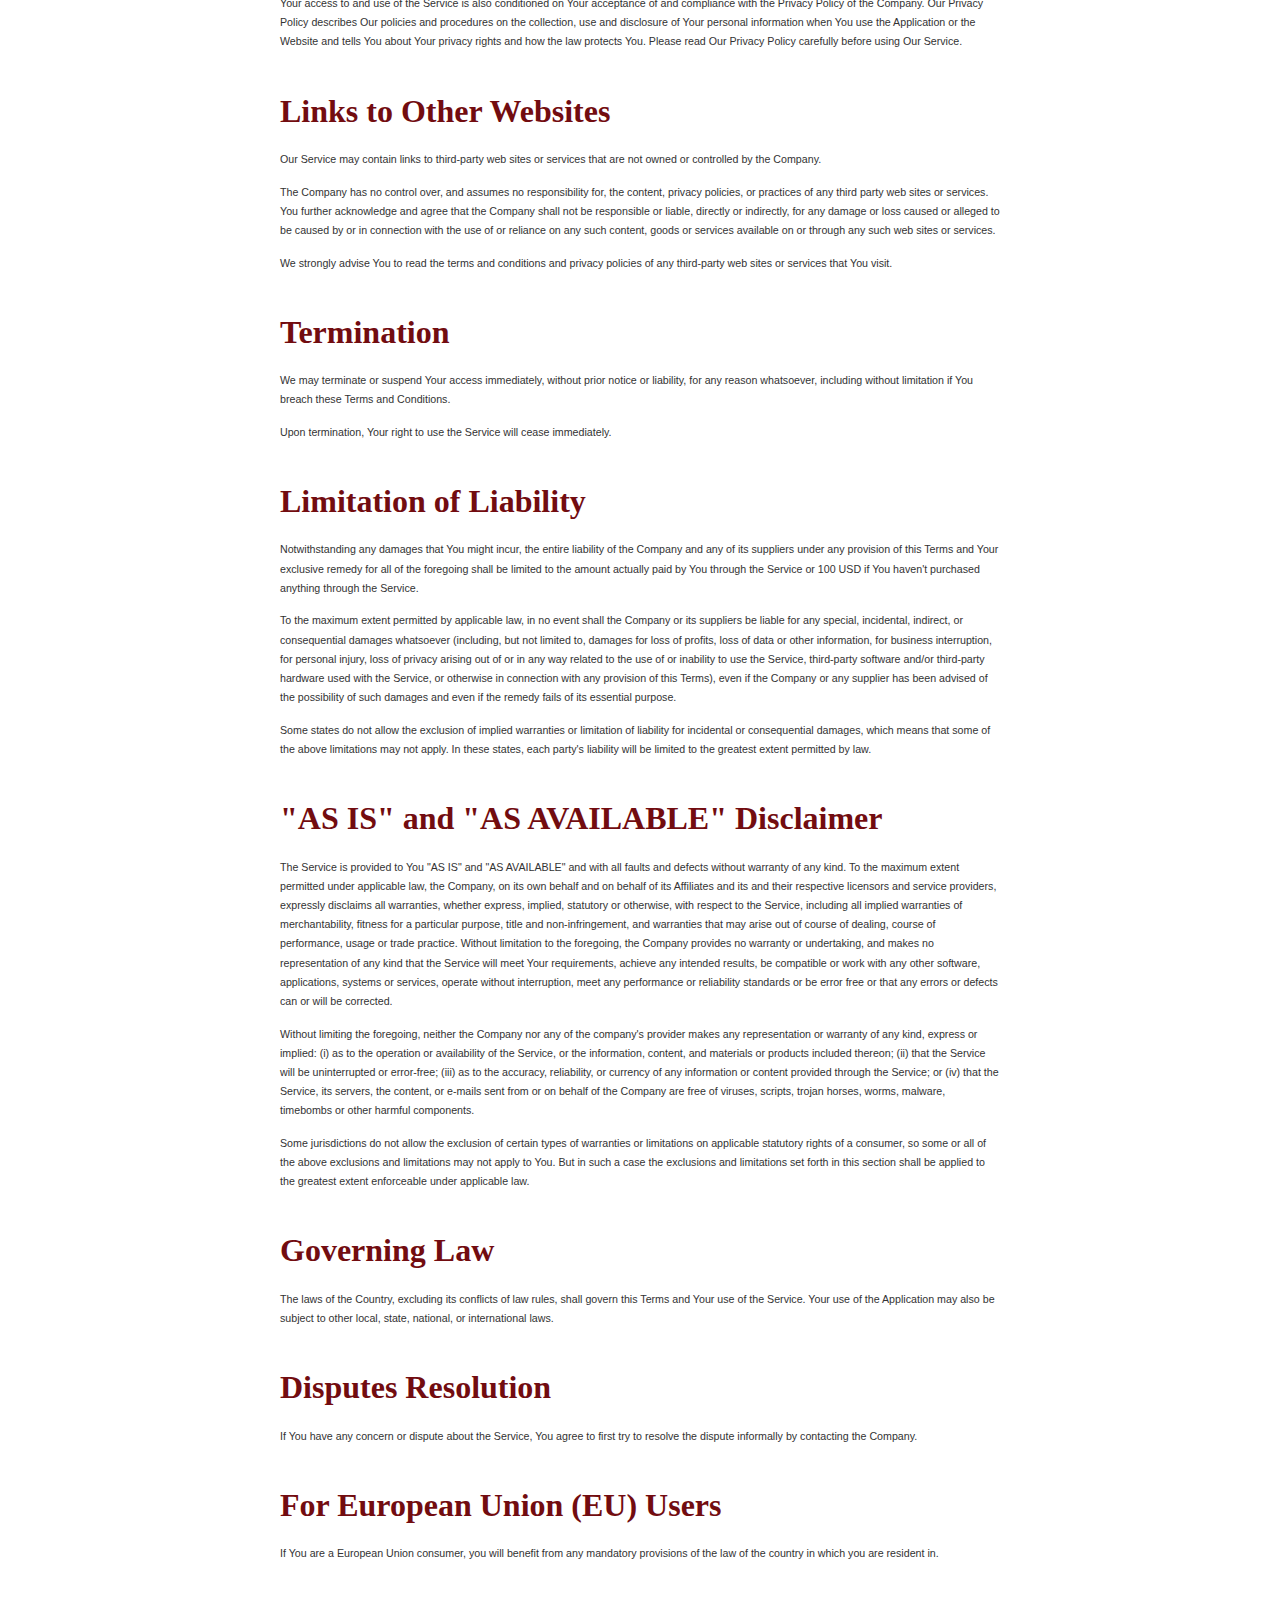
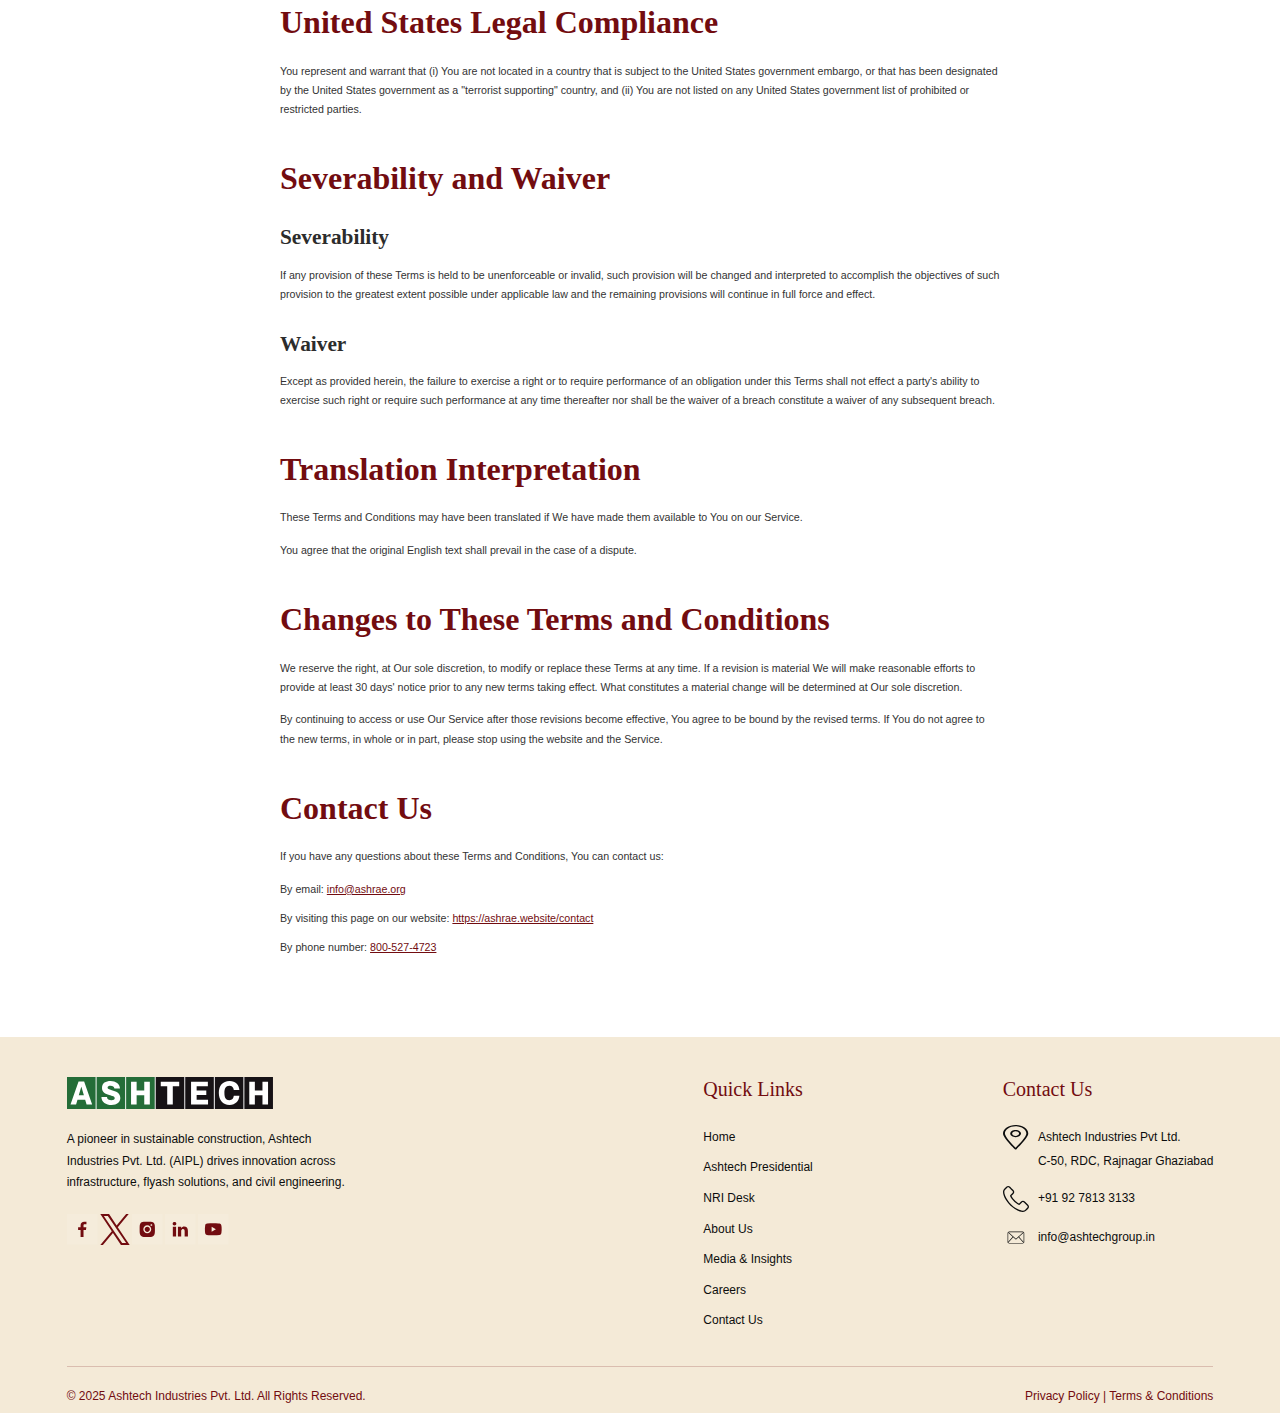
<file: terms-and-conditions.html>
<!DOCTYPE html>
<html lang="en">
<head>
    <meta charset="UTF-8">
    <meta name="viewport" content="width=device-width, initial-scale=1.0">
    <title>Terms and Conditions - Ashtech Presidential Towers</title>
    <link rel="stylesheet" href="assets/css/main.css">
    <style>
        /* Smooth Scrolling */
        html {
            scroll-behavior: smooth;
        }
        
        /* For users who prefer reduced motion */
        @media (prefers-reduced-motion: reduce) {
            html {
                scroll-behavior: auto;
            }
        }
    </style>
</head>
<body>
    <!-- Header -->
    <header class="header">
        <a href="index.html" class="header__logo">
            <img src="assets/images/landing/logo.svg" alt="Ashtech Logo">
        </a>
        <div class="header__menu" id="menuToggle">
            <span class="header__menu-text">Menu</span>
            <img src="assets/images/menu.svg" alt="Menu Icon" class="hero-2__menu-icon">
        </div>
    </header>

    <!-- Sliding Menu -->
    <div class="side-menu" id="sideMenu">
        <div class="side-menu__overlay" id="menuOverlay"></div>
        <div class="side-menu__content">
            <button class="side-menu__close" id="menuClose">
                <svg width="24" height="24" viewBox="0 0 24 24" fill="none" xmlns="http://www.w3.org/2000/svg">
                    <path d="M18 6L6 18M6 6L18 18" stroke="currentColor" stroke-width="2" stroke-linecap="round" stroke-linejoin="round"/>
                </svg>
            </button>
            <nav class="side-menu__nav">
                <ul class="side-menu__list">
                    <li class="side-menu__item">
                        <a href="index.html" class="side-menu__link">Home</a>
                    </li>
                    <li class="side-menu__item">
                        <a href="project.html" class="side-menu__link">Project</a>
                    </li>
                    <li class="side-menu__item">
                        <a href="nri.html" class="side-menu__link">NRI Corner</a>
                    </li>
                    <li class="side-menu__item">
                        <a href="about.html" class="side-menu__link">About Us</a>
                    </li>
                    <li class="side-menu__item">
                        <a href="resources.html" class="side-menu__link">Resources</a>
                    </li>
                    <li class="side-menu__item">
                        <a href="career.html" class="side-menu__link">Career</a>
                    </li>
                    <li class="side-menu__item">
                        <a href="contact.html" class="side-menu__link">Contact</a>
                    </li>
                </ul>
            </nav>
        </div>
    </div>

    <!-- Hero Banner Section -->
    <section class="project-hero contactbg">
        <div class="project-hero__overlay"></div>
        <div class="project-hero__content">
            <h1 class="project-hero__title">Terms and Conditions</h1>
        </div>
    </section>

    <!-- Terms and Conditions Content -->
    <section class="privacy-policy">
        <div class="privacy-policy__container">
            <p class="privacy-policy__updated">Last updated: July 23, 2021</p>

            <div class="privacy-policy__intro">
                <p>Please read these terms and conditions carefully before using Our Service.</p>
            </div>

            <div class="privacy-policy__section">
                <h2 class="privacy-policy__heading">Interpretation and Definitions</h2>
                
                <h3 class="privacy-policy__subheading">Interpretation</h3>
                <p>The words of which the initial letter is capitalized have meanings defined under the following conditions. The following definitions shall have the same meaning regardless of whether they appear in singular or in plural.</p>

                <h3 class="privacy-policy__subheading">Definitions</h3>
                <p>For the purposes of these Terms and Conditions:</p>
                <ul class="privacy-policy__list">
                    <li><strong>Affiliate</strong> means an entity that controls, is controlled by or is under common control with a party, where "control" means ownership of 50% or more of the shares, equity interest or other securities entitled to vote for election of directors or other managing authority.</li>
                    <li><strong>Country</strong> refers to: Georgia, United States</li>
                    <li><strong>Company</strong> (referred to as either "the Company", "We", "Us" or "Our" in this Agreement) refers to ASHRAE Example Website, 180 Technology Parkway, Peachtree Corners, GA 30092.</li>
                    <li><strong>Device</strong> means any device that can access the Service such as a computer, a cellphone or a digital tablet.</li>
                    <li><strong>Service</strong> refers to the Website.</li>
                    <li><strong>Terms and Conditions</strong> (also referred as "Terms") mean these Terms and Conditions that form the entire agreement between You and the Company regarding the use of the Service. This Terms and Conditions agreement has been created with the help of the Terms and Conditions Generator.</li>
                    <li><strong>Third-party Social Media Service</strong> means any services or content (including data, information, products or services) provided by a third-party that may be displayed, included or made available by the Service.</li>
                    <li><strong>Website</strong> refers to ASHRAE Example Website, accessible from <a href="https://ashrae.website/" target="_blank">https://ashrae.website/</a></li>
                    <li><strong>You</strong> means the individual accessing or using the Service, or the company, or other legal entity on behalf of which such individual is accessing or using the Service, as applicable.</li>
                </ul>
            </div>

            <div class="privacy-policy__section">
                <h2 class="privacy-policy__heading">Acknowledgment</h2>
                <p>These are the Terms and Conditions governing the use of this Service and the agreement that operates between You and the Company. These Terms and Conditions set out the rights and obligations of all users regarding the use of the Service.</p>
                <p>Your access to and use of the Service is conditioned on Your acceptance of and compliance with these Terms and Conditions. These Terms and Conditions apply to all visitors, users and others who access or use the Service.</p>
                <p>By accessing or using the Service You agree to be bound by these Terms and Conditions. If You disagree with any part of these Terms and Conditions then You may not access the Service.</p>
                <p>You represent that you are over the age of 18. The Company does not permit those under 18 to use the Service.</p>
                <p>Your access to and use of the Service is also conditioned on Your acceptance of and compliance with the Privacy Policy of the Company. Our Privacy Policy describes Our policies and procedures on the collection, use and disclosure of Your personal information when You use the Application or the Website and tells You about Your privacy rights and how the law protects You. Please read Our Privacy Policy carefully before using Our Service.</p>
            </div>

            <div class="privacy-policy__section">
                <h2 class="privacy-policy__heading">Links to Other Websites</h2>
                <p>Our Service may contain links to third-party web sites or services that are not owned or controlled by the Company.</p>
                <p>The Company has no control over, and assumes no responsibility for, the content, privacy policies, or practices of any third party web sites or services. You further acknowledge and agree that the Company shall not be responsible or liable, directly or indirectly, for any damage or loss caused or alleged to be caused by or in connection with the use of or reliance on any such content, goods or services available on or through any such web sites or services.</p>
                <p>We strongly advise You to read the terms and conditions and privacy policies of any third-party web sites or services that You visit.</p>
            </div>

            <div class="privacy-policy__section">
                <h2 class="privacy-policy__heading">Termination</h2>
                <p>We may terminate or suspend Your access immediately, without prior notice or liability, for any reason whatsoever, including without limitation if You breach these Terms and Conditions.</p>
                <p>Upon termination, Your right to use the Service will cease immediately.</p>
            </div>

            <div class="privacy-policy__section">
                <h2 class="privacy-policy__heading">Limitation of Liability</h2>
                <p>Notwithstanding any damages that You might incur, the entire liability of the Company and any of its suppliers under any provision of this Terms and Your exclusive remedy for all of the foregoing shall be limited to the amount actually paid by You through the Service or 100 USD if You haven't purchased anything through the Service.</p>
                <p>To the maximum extent permitted by applicable law, in no event shall the Company or its suppliers be liable for any special, incidental, indirect, or consequential damages whatsoever (including, but not limited to, damages for loss of profits, loss of data or other information, for business interruption, for personal injury, loss of privacy arising out of or in any way related to the use of or inability to use the Service, third-party software and/or third-party hardware used with the Service, or otherwise in connection with any provision of this Terms), even if the Company or any supplier has been advised of the possibility of such damages and even if the remedy fails of its essential purpose.</p>
                <p>Some states do not allow the exclusion of implied warranties or limitation of liability for incidental or consequential damages, which means that some of the above limitations may not apply. In these states, each party's liability will be limited to the greatest extent permitted by law.</p>
            </div>

            <div class="privacy-policy__section">
                <h2 class="privacy-policy__heading">"AS IS" and "AS AVAILABLE" Disclaimer</h2>
                <p>The Service is provided to You "AS IS" and "AS AVAILABLE" and with all faults and defects without warranty of any kind. To the maximum extent permitted under applicable law, the Company, on its own behalf and on behalf of its Affiliates and its and their respective licensors and service providers, expressly disclaims all warranties, whether express, implied, statutory or otherwise, with respect to the Service, including all implied warranties of merchantability, fitness for a particular purpose, title and non-infringement, and warranties that may arise out of course of dealing, course of performance, usage or trade practice. Without limitation to the foregoing, the Company provides no warranty or undertaking, and makes no representation of any kind that the Service will meet Your requirements, achieve any intended results, be compatible or work with any other software, applications, systems or services, operate without interruption, meet any performance or reliability standards or be error free or that any errors or defects can or will be corrected.</p>
                <p>Without limiting the foregoing, neither the Company nor any of the company's provider makes any representation or warranty of any kind, express or implied: (i) as to the operation or availability of the Service, or the information, content, and materials or products included thereon; (ii) that the Service will be uninterrupted or error-free; (iii) as to the accuracy, reliability, or currency of any information or content provided through the Service; or (iv) that the Service, its servers, the content, or e-mails sent from or on behalf of the Company are free of viruses, scripts, trojan horses, worms, malware, timebombs or other harmful components.</p>
                <p>Some jurisdictions do not allow the exclusion of certain types of warranties or limitations on applicable statutory rights of a consumer, so some or all of the above exclusions and limitations may not apply to You. But in such a case the exclusions and limitations set forth in this section shall be applied to the greatest extent enforceable under applicable law.</p>
            </div>

            <div class="privacy-policy__section">
                <h2 class="privacy-policy__heading">Governing Law</h2>
                <p>The laws of the Country, excluding its conflicts of law rules, shall govern this Terms and Your use of the Service. Your use of the Application may also be subject to other local, state, national, or international laws.</p>
            </div>

            <div class="privacy-policy__section">
                <h2 class="privacy-policy__heading">Disputes Resolution</h2>
                <p>If You have any concern or dispute about the Service, You agree to first try to resolve the dispute informally by contacting the Company.</p>
            </div>

            <div class="privacy-policy__section">
                <h2 class="privacy-policy__heading">For European Union (EU) Users</h2>
                <p>If You are a European Union consumer, you will benefit from any mandatory provisions of the law of the country in which you are resident in.</p>
            </div>

            <div class="privacy-policy__section">
                <h2 class="privacy-policy__heading">United States Legal Compliance</h2>
                <p>You represent and warrant that (i) You are not located in a country that is subject to the United States government embargo, or that has been designated by the United States government as a "terrorist supporting" country, and (ii) You are not listed on any United States government list of prohibited or restricted parties.</p>
            </div>

            <div class="privacy-policy__section">
                <h2 class="privacy-policy__heading">Severability and Waiver</h2>
                
                <h3 class="privacy-policy__subheading">Severability</h3>
                <p>If any provision of these Terms is held to be unenforceable or invalid, such provision will be changed and interpreted to accomplish the objectives of such provision to the greatest extent possible under applicable law and the remaining provisions will continue in full force and effect.</p>

                <h3 class="privacy-policy__subheading">Waiver</h3>
                <p>Except as provided herein, the failure to exercise a right or to require performance of an obligation under this Terms shall not effect a party's ability to exercise such right or require such performance at any time thereafter nor shall be the waiver of a breach constitute a waiver of any subsequent breach.</p>
            </div>

            <div class="privacy-policy__section">
                <h2 class="privacy-policy__heading">Translation Interpretation</h2>
                <p>These Terms and Conditions may have been translated if We have made them available to You on our Service.</p>
                <p>You agree that the original English text shall prevail in the case of a dispute.</p>
            </div>

            <div class="privacy-policy__section">
                <h2 class="privacy-policy__heading">Changes to These Terms and Conditions</h2>
                <p>We reserve the right, at Our sole discretion, to modify or replace these Terms at any time. If a revision is material We will make reasonable efforts to provide at least 30 days' notice prior to any new terms taking effect. What constitutes a material change will be determined at Our sole discretion.</p>
                <p>By continuing to access or use Our Service after those revisions become effective, You agree to be bound by the revised terms. If You do not agree to the new terms, in whole or in part, please stop using the website and the Service.</p>
            </div>

            <div class="privacy-policy__section">
                <h2 class="privacy-policy__heading">Contact Us</h2>
                <p>If you have any questions about these Terms and Conditions, You can contact us:</p>
                <ul class="privacy-policy__list privacy-policy__list--contact">
                    <li>By email: <a href="mailto:info@ashrae.org">info@ashrae.org</a></li>
                    <li>By visiting this page on our website: <a href="https://ashrae.website/contact" target="_blank">https://ashrae.website/contact</a></li>
                    <li>By phone number: <a href="tel:8005274723">800-527-4723</a></li>
                </ul>
            </div>
        </div>
    </section>

    <!-- Footer -->
    <footer class="landing-footer">
        <div class="landing-footer__background"></div>
        <div class="landing-footer__content">
            <div class="landing-footer__main">
                <div class="landing-footer__about">
                    <div class="landing-footer__logo">
                        <img src="assets/images/landing/footer-logo.svg" alt="Ashtech Logo">
                    </div>
                    <p class="landing-footer__description animate-text">A pioneer in sustainable construction, Ashtech Industries Pvt. Ltd. (AIPL) drives innovation across infrastructure, flyash solutions, and civil engineering.</p>
                    <div class="landing-footer__social">
                        <a href="https://www.facebook.com/ashtechgroupofficial/" class="landing-footer__social-link" aria-label="Facebook" target="_blank" rel="noopener noreferrer">
                            <img src="assets/images/landing/social-facebook.svg" alt="Facebook">
                        </a>
                        <a href="https://x.com/ashtech_group?lang=en" class="landing-footer__social-link" aria-label="Twitter" target="_blank" rel="noopener noreferrer">
                            <img src="assets/images/landing/social-twitter.svg" alt="Twitter">
                        </a>
                        <a href="https://www.instagram.com/ashtechgroupofficial/#" class="landing-footer__social-link" aria-label="Instagram" target="_blank" rel="noopener noreferrer">
                            <img src="assets/images/landing/social-instagram.svg" alt="Instagram">
                        </a>
                        <a href="https://www.linkedin.com/company/ashtech-prefab-india-pvt-ltd/" class="landing-footer__social-link" aria-label="LinkedIn" target="_blank" rel="noopener noreferrer">
                            <img src="assets/images/landing/social-linkedin.svg" alt="LinkedIn">
                        </a>
                        <a href="https://www.youtube.com/@ashtechgroupofficial" class="landing-footer__social-link" aria-label="YouTube" target="_blank" rel="noopener noreferrer">
                            <img src="assets/images/landing/social-youtube.svg" alt="YouTube">
                        </a>
                    </div>
                </div>
                <div class="landing-footer__links">
                    <h3 class="landing-footer__links-title animate-text">Quick Links</h3>
                    <ul class="landing-footer__links-list">
                        <li><a href="index.html">Home</a></li>
                        <li><a href="project.html">Ashtech Presidential</a></li>
                        <li><a href="nri.html">NRI Desk</a></li>
                        <li><a href="about.html">About Us</a></li>
                        <li><a href="resources.html">Media & Insights</a></li>
                        <li><a href="career.html">Careers</a></li>
                        <li><a href="contact.html">Contact Us</a></li>
                    </ul>
                </div>
                <div class="landing-footer__contact">
                    <h3 class="landing-footer__contact-title animate-text">Contact Us</h3>
                    <div class="landing-footer__contact-list">
                        <div class="landing-footer__contact-item">
                            <img src="assets/images/landing/icon-location.svg" alt="Location" class="landing-footer__contact-icon">
                            <p class="animate-text">Ashtech Industries Pvt Ltd.<br>C-50, RDC, Rajnagar Ghaziabad</p>
                        </div>
                        <div class="landing-footer__contact-item">
                            <img src="assets/images/landing/icon-phone.svg" alt="Phone" class="landing-footer__contact-icon">
                            <p><a href="tel:+919278133133" class="animate-text w-400">+91 92 7813 3133</a></p>
                        </div>
                        <div class="landing-footer__contact-item">
                            <img src="assets/images/landing/icon-email.svg" alt="Email" class="landing-footer__contact-icon">
                            <p><a href="mailto:info@ashtechgroup.in" class="animate-text w-400">info@ashtechgroup.in</a></p>
                        </div>
                    </div>
                </div>
            </div>
            <div class="landing-footer__bottom">
                <p class="landing-footer__copyright">© 2025 Ashtech Industries Pvt. Ltd. All Rights Reserved.</p>
                <p class="landing-footer__legal">
                    <a href="privacy-policy.html">Privacy Policy</a> | <a href="terms-and-conditions.html">Terms & Conditions</a>
                </p>
            </div>
        </div>
    </footer>

    <script src="assets/js/main.js"></script>
</body>
</html>
</file>
<file: assets/css/main.css>
*,
*::before,
*::after {
  box-sizing: border-box;
  margin: 0;
  padding: 0;
}

html {
  font-size: 100%;
  -webkit-font-smoothing: antialiased;
  -moz-osx-font-smoothing: grayscale;
  text-rendering: optimizeLegibility;
  scroll-behavior: smooth;
}

body {
  font-family: "Montserrat", -apple-system, BlinkMacSystemFont, "Segoe UI", sans-serif;
  font-size: 1.0416666667vw;
  font-weight: 500;
  line-height: 1.5;
  color: #19191A;
  background-color: #F4EAD7;
  overflow-x: hidden;
  min-height: 100vh;
}

h1, h2, h3, h4, h5, h6,
p, blockquote, pre,
dl, dd, ol, ul,
figure,
hr,
fieldset, legend {
  margin: 0;
  padding: 0;
}

h1, h2, h3, h4, h5, h6 {
  font-weight: inherit;
  line-height: inherit;
}

ol, ul {
  list-style: none;
}

a {
  text-decoration: none;
  color: inherit;
  background-color: transparent;
}

a:hover,
a:focus {
  outline: none;
}

button {
  background: none;
  border: none;
  padding: 0;
  cursor: pointer;
  font-family: inherit;
  font-size: inherit;
  color: inherit;
  line-height: inherit;
}

button:focus {
  outline: none;
}

img,
picture,
video,
canvas,
svg {
  display: block;
  max-width: 100%;
  height: auto;
}

img {
  border-style: none;
}

input,
button,
textarea,
select {
  font: inherit;
  color: inherit;
}

input:focus,
textarea:focus,
select:focus {
  outline: none;
}

input[type=number]::-webkit-inner-spin-button,
input[type=number]::-webkit-outer-spin-button {
  -webkit-appearance: none;
  margin: 0;
}

input[type=number] {
  -moz-appearance: textfield;
}

table {
  border-collapse: collapse;
  border-spacing: 0;
}

::selection {
  background-color: #720C10;
  color: #FFFFFF;
}

::-moz-selection {
  background-color: #720C10;
  color: #FFFFFF;
}

::-webkit-scrollbar {
  width: 8px;
  height: 8px;
}

::-webkit-scrollbar-track {
  background: #F4EAD7;
}

::-webkit-scrollbar-thumb {
  background: #720C10;
  border-radius: 4px;
}

::-webkit-scrollbar-thumb:hover {
  background: #5a0a0d;
}

.sr-only {
  position: absolute;
  width: 1px;
  height: 1px;
  padding: 0;
  margin: -1px;
  overflow: hidden;
  clip: rect(0, 0, 0, 0);
  white-space: nowrap;
  border: 0;
}

@media (prefers-reduced-motion: reduce) {
  *,
  *::before,
  *::after {
    animation-duration: 0.01ms !important;
    animation-iteration-count: 1 !important;
    transition-duration: 0.01ms !important;
    scroll-behavior: auto !important;
  }
}
@media print {
  *,
  *::before,
  *::after {
    background: transparent !important;
    color: #000 !important;
    box-shadow: none !important;
    text-shadow: none !important;
  }
  a,
  a:visited {
    text-decoration: underline;
  }
  img {
    page-break-inside: avoid;
  }
  p,
  h2,
  h3 {
    orphans: 3;
    widows: 3;
  }
  h2,
  h3 {
    page-break-after: avoid;
  }
}
.container {
  width: 100%;
  max-width: 1920px;
  margin: 0 auto;
  padding-left: 100px;
  padding-right: 100px;
}
@media (max-width: 1439px) {
  .container {
    padding-left: 60px;
    padding-right: 60px;
  }
}
@media (max-width: 767px) {
  .container {
    padding-left: 16px;
    padding-right: 16px;
  }
}

.row {
  display: flex;
  flex-wrap: wrap;
  margin-left: -15px;
  margin-right: -15px;
}
@media (max-width: 767px) {
  .row {
    margin-left: -10px;
    margin-right: -10px;
  }
}

.col {
  flex: 1 0 0%;
  padding-left: 15px;
  padding-right: 15px;
}
@media (max-width: 767px) {
  .col {
    padding-left: 10px;
    padding-right: 10px;
  }
}

.grid {
  display: grid;
  gap: 1.5625vw;
}

.grid--2 {
  grid-template-columns: repeat(2, 1fr);
}
@media (max-width: 767px) {
  .grid--2 {
    grid-template-columns: 1fr;
  }
}

.grid--3 {
  grid-template-columns: repeat(3, 1fr);
}
@media (max-width: 1023px) {
  .grid--3 {
    grid-template-columns: repeat(2, 1fr);
  }
}
@media (max-width: 767px) {
  .grid--3 {
    grid-template-columns: 1fr;
  }
}

.grid--4 {
  grid-template-columns: repeat(4, 1fr);
}
@media (max-width: 1023px) {
  .grid--4 {
    grid-template-columns: repeat(2, 1fr);
  }
}
@media (max-width: 767px) {
  .grid--4 {
    grid-template-columns: 1fr;
  }
}

.flex {
  display: flex;
}

.flex--center {
  display: flex;
  align-items: center;
  justify-content: center;
}

.flex--between {
  display: flex;
  align-items: center;
  justify-content: space-between;
}

.flex--column {
  display: flex;
  flex-direction: column;
}

.flex--wrap {
  flex-wrap: wrap;
}

.flex--gap-sm {
  gap: 0.625vw;
}

.flex--gap-md {
  gap: 1.5625vw;
}

.flex--gap-lg {
  gap: 2.6041666667vw;
}

.header {
  position: absolute !important;
  width: 100%;
}
.header__menu {
  cursor: pointer;
  transition: opacity 0.3s ease;
}
.header__menu:hover {
  opacity: 0.7;
}

.hero-2__menu-icon {
  width: 46px;
  height: 10px;
}
@media (max-width: 479px) {
  .hero-2__menu-icon {
    width: 36px;
    height: 8px;
  }
}

.side-menu {
  position: fixed;
  top: 0;
  left: 0;
  width: 100%;
  height: 100%;
  z-index: 9999;
  pointer-events: none;
}
.side-menu--active {
  pointer-events: auto;
}
.side-menu--active .side-menu__overlay {
  background: rgba(0, 0, 0, 0.5);
}
.side-menu--active .side-menu__content {
  transform: translateX(0);
}
.side-menu--active .side-menu__item {
  opacity: 1;
  transform: translateX(0);
}
.side-menu--active .side-menu__item:nth-child(1) {
  transition-delay: 0.1s;
}
.side-menu--active .side-menu__item:nth-child(2) {
  transition-delay: 0.15s;
}
.side-menu--active .side-menu__item:nth-child(3) {
  transition-delay: 0.2s;
}
.side-menu--active .side-menu__item:nth-child(4) {
  transition-delay: 0.25s;
}
.side-menu--active .side-menu__item:nth-child(5) {
  transition-delay: 0.3s;
}
.side-menu--active .side-menu__item:nth-child(6) {
  transition-delay: 0.35s;
}
.side-menu__overlay {
  position: absolute;
  top: 0;
  left: 0;
  width: 100%;
  height: 100%;
  background: rgba(0, 0, 0, 0);
  transition: background 0.3s ease;
}
.side-menu__content {
  position: absolute;
  top: 0;
  right: 0;
  width: 100%;
  max-width: 400px;
  height: 100%;
  background: #ffffff;
  transform: translateX(100%);
  transition: transform 0.4s cubic-bezier(0.4, 0, 0.2, 1);
  box-shadow: -2px 0 20px rgba(0, 0, 0, 0.1);
  overflow-y: auto;
}
@media (max-width: 479px) {
  .side-menu__content {
    max-width: 300px;
  }
}
.side-menu__close {
  position: absolute;
  top: 20px;
  right: 20px;
  width: 40px;
  height: 40px;
  border: none;
  background: transparent;
  color: #333;
  cursor: pointer;
  display: flex;
  align-items: center;
  justify-content: center;
  transition: all 0.3s ease;
  z-index: 10;
}
.side-menu__close:hover {
  color: #000;
  transform: rotate(90deg);
}
.side-menu__nav {
  padding: 80px 40px 40px;
}
@media (max-width: 479px) {
  .side-menu__nav {
    padding: 60px 20px 20px;
  }
}
.side-menu__list {
  list-style: none;
  padding: 0;
  margin: 0;
}
.side-menu__item {
  margin-bottom: 8px;
  opacity: 0;
  transform: translateX(30px);
  transition: opacity 0.3s ease, transform 0.3s ease;
}
.side-menu__link {
  display: block;
  padding: 16px 20px;
  font-size: 24px;
  font-weight: 500;
  color: #333;
  text-decoration: none;
  transition: all 0.3s ease;
  border-radius: 8px;
  font-family: "Chronicle Display", Georgia, serif;
}
.side-menu__link:hover {
  background: #f5f5f5;
  color: #000;
  padding-left: 30px;
}
@media (max-width: 479px) {
  .side-menu__link {
    font-size: 20px;
    padding: 12px 16px;
  }
}

.footer {
  position: relative;
  width: 100%;
  background-color: #F4EAD7;
  overflow: hidden;
}

.footer__bg {
  position: absolute;
  top: 0;
  right: 0;
  width: 100%;
  height: 693px;
  pointer-events: none;
}
@media (max-width: 767px) {
  .footer__bg {
    height: 500px;
  }
}
.footer__bg img {
  width: 100%;
  height: 100%;
  object-fit: cover;
  object-position: right top;
}

.footer__container {
  position: relative;
  padding: 3.125vw 100px 85px;
  max-width: 1920px;
  margin: 0 auto;
}
@media (max-width: 1439px) {
  .footer__container {
    padding: 2.6041666667vw 60px 60px;
  }
}
@media (max-width: 767px) {
  .footer__container {
    padding: 40px 16px 40px;
  }
}

.footer__content {
  display: grid;
  grid-template-columns: 1fr 1fr 1fr;
  gap: 2.6041666667vw;
  margin-bottom: 3.6458333333vw;
}
@media (max-width: 1023px) {
  .footer__content {
    grid-template-columns: 1fr 1fr;
    gap: 40px;
  }
}
@media (max-width: 767px) {
  .footer__content {
    grid-template-columns: 1fr;
    gap: 40px;
    margin-bottom: 40px;
  }
}

.footer__about {
  display: flex;
  flex-direction: column;
  gap: 2.6041666667vw;
}
@media (max-width: 767px) {
  .footer__about {
    gap: 1.5625vw;
  }
}

.footer__logo {
  height: 42px;
  width: auto;
  max-width: 312px;
}
@media (max-width: 767px) {
  .footer__logo {
    height: 32px;
  }
}
.footer__logo img {
  width: 100%;
  height: 100%;
  object-fit: contain;
  object-position: left center;
}

.footer__description {
  font-family: "Montserrat", -apple-system, BlinkMacSystemFont, "Segoe UI", sans-serif;
  font-weight: 500;
  line-height: 1.5;
  font-weight: 400;
  font-size: 0.9375vw;
  line-height: 1.8;
  color: #0C0D0D;
  max-width: 420px;
}
@media (max-width: 767px) {
  .footer__description {
    font-size: 16px;
    max-width: 100%;
  }
}

.footer__social {
  display: flex;
  gap: 3px;
}
@media (max-width: 479px) {
  .footer__social {
    gap: 8px;
  }
}

.footer__social-link {
  display: block;
  width: 46.328px;
  height: 46.328px;
  transition: transform 0.15s ease-in-out;
}
.footer__social-link:hover {
  transform: translateY(-2px);
}
@media (max-width: 479px) {
  .footer__social-link {
    width: 36px;
    height: 36px;
  }
}
.footer__social-link img {
  width: 100%;
  height: 100%;
  object-fit: contain;
}

.footer__links {
  display: flex;
  flex-direction: column;
  gap: 34px;
}
@media (max-width: 767px) {
  .footer__links {
    gap: 25px;
  }
}

.footer__heading {
  font-family: "Chronicle Display", Georgia, serif;
  font-weight: 400;
  font-style: normal;
  line-height: 1.2;
  font-size: 1.5625vw;
  line-height: 1.5;
  color: #720C10;
}
@media (max-width: 767px) {
  .footer__heading {
    font-size: 24px;
  }
}
@media (max-width: 479px) {
  .footer__heading {
    font-size: 20px;
  }
}

.footer__nav {
  display: flex;
  flex-direction: column;
  gap: 22px;
}
@media (max-width: 767px) {
  .footer__nav {
    gap: 15px;
  }
}

.footer__nav-item {
  font-family: "Montserrat", -apple-system, BlinkMacSystemFont, "Segoe UI", sans-serif;
  font-weight: 500;
  line-height: 1.5;
  font-weight: 400;
  font-size: 0.9375vw;
  line-height: 2;
  color: #0C0D0D;
  transition: color 0.15s ease-in-out;
  cursor: pointer;
}
.footer__nav-item:hover {
  color: #720C10;
}
@media (max-width: 767px) {
  .footer__nav-item {
    font-size: 16px;
  }
}
@media (max-width: 479px) {
  .footer__nav-item {
    font-size: 14px;
  }
}

.footer__contact {
  display: flex;
  flex-direction: column;
  gap: 34px;
}
@media (max-width: 767px) {
  .footer__contact {
    gap: 25px;
  }
}

.footer__contact-list {
  display: flex;
  flex-direction: column;
  gap: 20px;
}
@media (max-width: 767px) {
  .footer__contact-list {
    gap: 15px;
  }
}

.footer__contact-item {
  display: grid;
  grid-template-columns: 38.73px 1fr;
  gap: 7.27px;
  align-items: flex-start;
}
@media (max-width: 479px) {
  .footer__contact-item {
    grid-template-columns: 32px 1fr;
    gap: 10px;
  }
}

.footer__contact-icon {
  width: 38.73px;
  height: 38.73px;
}
@media (max-width: 479px) {
  .footer__contact-icon {
    width: 32px;
    height: 32px;
  }
}
.footer__contact-icon img {
  width: 100%;
  height: 100%;
  object-fit: contain;
}

.footer__contact-text {
  font-family: "Montserrat", -apple-system, BlinkMacSystemFont, "Segoe UI", sans-serif;
  font-weight: 500;
  line-height: 1.5;
  font-weight: 400;
  font-size: 0.9375vw;
  line-height: 2;
  color: #0C0D0D;
  padding-top: 13px;
}
@media (max-width: 767px) {
  .footer__contact-text {
    font-size: 16px;
  }
}
@media (max-width: 479px) {
  .footer__contact-text {
    font-size: 14px;
    padding-top: 8px;
  }
}

.footer__bottom {
  display: flex;
  align-items: center;
  justify-content: space-between;
  padding-top: 40px;
  border-top: 1px solid rgba(114, 12, 16, 0.2);
  gap: 1.5625vw;
}
@media (max-width: 767px) {
  .footer__bottom {
    flex-direction: column;
    align-items: flex-start;
    gap: 20px;
    padding-top: 1.5625vw;
  }
}

.footer__copyright,
.footer__legal {
  font-family: "Montserrat", -apple-system, BlinkMacSystemFont, "Segoe UI", sans-serif;
  font-weight: 500;
  line-height: 1.5;
  font-weight: 400;
  font-size: 0.9375vw;
  line-height: 1.5;
  color: #720C10;
}
@media (max-width: 767px) {
  .footer__copyright,
  .footer__legal {
    font-size: 14px;
  }
}
@media (max-width: 479px) {
  .footer__copyright,
  .footer__legal {
    font-size: 12px;
  }
}

.footer__legal {
  cursor: pointer;
}
.footer__legal:hover {
  text-decoration: underline;
}

.navbar {
  background-color: #FFFFFF;
  padding: 20px 100px;
  width: 100%;
  position: sticky;
  top: 0;
  z-index: 100;
  transition: all 0.3s ease-in-out;
}
@media (max-width: 1439px) {
  .navbar {
    padding: 20px 60px;
  }
}
@media (max-width: 767px) {
  .navbar {
    padding: 15px 16px;
  }
}

.navbar__container {
  display: flex;
  align-items: center;
  justify-content: space-between;
  gap: 50px;
  max-width: 1920px;
  margin: 0 auto;
}
@media (max-width: 1023px) {
  .navbar__container {
    gap: 1.5625vw;
  }
}
@media (max-width: 767px) {
  .navbar__container {
    flex-direction: column;
    gap: 20px;
    align-items: flex-start;
  }
}

.navbar__logo {
  height: 40px;
  width: 159px;
  flex-shrink: 0;
}
@media (max-width: 767px) {
  .navbar__logo {
    height: 32px;
    width: auto;
  }
}
.navbar__logo img {
  width: 100%;
  height: 100%;
  object-fit: contain;
  object-position: left center;
}

.navbar__menu {
  display: flex;
  align-items: center;
  justify-content: center;
  gap: 2.6041666667vw;
}
@media (max-width: 1023px) {
  .navbar__menu {
    gap: 1.5625vw;
  }
}
@media (max-width: 767px) {
  .navbar__menu {
    flex-direction: column;
    align-items: flex-start;
    gap: 15px;
    width: 100%;
  }
}

.navbar__item {
  font-family: "Montserrat", -apple-system, BlinkMacSystemFont, "Segoe UI", sans-serif;
  font-weight: 500;
  line-height: 1.5;
  font-size: 0.9375vw;
  line-height: 1.5;
  text-align: center;
  color: #0C0D0D;
  transition: color 0.15s ease-in-out;
  cursor: pointer;
}
.navbar__item:hover {
  color: #720C10;
}
.navbar__item--active {
  font-weight: 600;
  color: #720C10;
}
@media (max-width: 1023px) {
  .navbar__item {
    font-size: 16px;
  }
}
@media (max-width: 767px) {
  .navbar__item {
    font-size: 16px;
    text-align: left;
  }
}
@media (max-width: 479px) {
  .navbar__item {
    font-size: 14px;
  }
}

.hero-menu {
  display: flex;
  align-items: center;
  justify-content: space-between;
  width: 100%;
  position: relative;
  z-index: 10;
}
@media (max-width: 767px) {
  .hero-menu {
    flex-direction: column;
    align-items: flex-start;
    gap: 20px;
  }
}

.hero-menu__logo {
  height: 45px;
  width: 297.72px;
  flex-shrink: 0;
}
@media (max-width: 767px) {
  .hero-menu__logo {
    height: 36px;
    width: auto;
  }
}
.hero-menu__logo img {
  width: 100%;
  height: 100%;
  object-fit: contain;
}

.hero-menu__toggle {
  background: none;
  border: none;
  padding: 0;
  cursor: pointer;
  font-family: inherit;
  font-size: inherit;
  color: inherit;
  display: flex;
  align-items: center;
  justify-content: center;
  gap: 15px;
  cursor: pointer;
}
@media (max-width: 479px) {
  .hero-menu__toggle {
    gap: 10px;
  }
}

.hero-menu__text {
  font-family: "Chronicle Display", Georgia, serif;
  font-weight: 400;
  font-style: normal;
  line-height: 1.2;
  font-size: 1.25vw;
  line-height: 1.3;
  color: #FFFFFF;
}
@media (max-width: 767px) {
  .hero-menu__text {
    font-size: 20px;
  }
}
@media (max-width: 479px) {
  .hero-menu__text {
    font-size: 18px;
  }
}

.hero-menu__icon {
  width: 46px;
  height: 10px;
}
@media (max-width: 479px) {
  .hero-menu__icon {
    width: 36px;
    height: 8px;
  }
}
.hero-menu__icon img {
  width: 100%;
  height: 100%;
  object-fit: contain;
}

.btn {
  background: none;
  border: none;
  padding: 0;
  cursor: pointer;
  font-family: inherit;
  font-size: inherit;
  color: inherit;
  display: flex;
  align-items: center;
  justify-content: center;
  gap: 0.7552083333vw;
  padding: 1.5625vw;
  background-color: #FFFFFF;
  font-family: "Chronicle Display", Georgia, serif;
  font-size: 1.25vw;
  line-height: 1.3;
  color: #0C0D0D;
  text-align: center;
  transition: all 0.3s ease-in-out;
  cursor: pointer;
  position: relative;
  overflow: hidden;
  height: 4.0104166667vw;
}
.btn::before {
  content: "";
  position: absolute;
  left: 0;
  top: 0;
  width: 0.15625vw;
  height: 100%;
  background-color: #720C10;
  transition: width 0.3s ease-in-out;
}
.btn:hover {
  background-color: #f2f2f2;
}
.btn:hover::before {
  width: 100%;
}
.btn:focus {
  outline: 0.1041666667vw solid #720C10;
  outline-offset: 0.1041666667vw;
}
@media (max-width: 767px) {
  .btn {
    padding: 1.0416666667vw;
    font-size: 1.0416666667vw;
  }
}
@media (max-width: 479px) {
  .btn {
    padding: 3.6231884058vw 4.8309178744vw;
    font-size: 4.347826087vw;
    gap: 2.4154589372vw;
    height: auto;
  }
}

.btn__text {
  flex-shrink: 0;
}

.btn__icon {
  width: 0.5729166667vw;
  height: 0.5729166667vw;
  transform: rotate(-45deg);
  transition: transform 0.3s ease-in-out;
}
.btn:hover .btn__icon {
  transform: rotate(-45deg) translate(2px, -2px);
}
.btn__icon img {
  width: 100%;
  height: 100%;
  object-fit: contain;
}

.btn--primary {
  background-color: #fff;
  color: #0C0D0D;
}
.btn--primary::before {
  background-color: #720C10;
}

.btn--primary:hover span, .btn--primary:hover svg {
  position: relative;
  z-index: 1;
}
.btn--primary:hover svg {
  filter: invert(1);
}
.btn--primary:hover {
  color: #FFFFFF;
}
.btn--primary:hover .btn--primary::before {
  width: 100% !important;
}

.btn--secondary {
  background-color: transparent;
  border: 2px solid #720C10;
  color: #720C10;
}

.btn--secondary:hover span, .btn--secondary:hover svg {
  position: relative;
  z-index: 1;
}
.btn--secondary:hover svg {
  filter: invert(1);
}
.btn--secondary:hover {
  color: #FFFFFF;
}
.btn--secondary:hover .btn--primary::before {
  width: 100% !important;
}

.btn--brochure {
  gap: 0.7552083333vw;
}
.btn--brochure .btn__icon {
  width: 0.8072916667vw;
  height: 0.8072916667vw;
}

.card {
  display: flex;
  flex-direction: column;
  width: 100%;
  height: 100%;
}

.spec-card {
  display: flex;
  flex-direction: column;
  gap: 40px;
  width: 100%;
  max-width: 550px;
}
@media (max-width: 1023px) {
  .spec-card {
    max-width: 100%;
  }
}
@media (max-width: 767px) {
  .spec-card {
    gap: 1.5625vw;
  }
}

.spec-card__image {
  position: relative;
  width: 100%;
  height: 480px;
  overflow: hidden;
}
@media (max-width: 1023px) {
  .spec-card__image {
    height: 400px;
  }
}
@media (max-width: 767px) {
  .spec-card__image {
    height: 300px;
  }
}
@media (max-width: 479px) {
  .spec-card__image {
    height: 240px;
  }
}
.spec-card__image img {
  width: 100%;
  height: 100%;
  object-fit: cover;
  object-position: center;
  transition: transform 0.5s ease-in-out;
}
.spec-card__image:hover img {
  transform: scale(1.05);
}

.spec-card__content {
  display: flex;
  flex-direction: column;
  gap: 1.5625vw;
  width: 100%;
  max-width: 476px;
}
@media (max-width: 767px) {
  .spec-card__content {
    max-width: 100%;
    gap: 20px;
  }
}

.spec-card__title {
  font-family: "Chronicle Display", Georgia, serif;
  font-weight: 400;
  font-style: normal;
  line-height: 1.2;
  font-size: 1.875vw;
  line-height: 1.5;
  color: #720C10;
}
@media (max-width: 767px) {
  .spec-card__title {
    font-size: 30px;
  }
}
@media (max-width: 479px) {
  .spec-card__title {
    font-size: 24px;
  }
}

.spec-card__list {
  font-family: "Montserrat", -apple-system, BlinkMacSystemFont, "Segoe UI", sans-serif;
  font-weight: 500;
  line-height: 1.5;
  font-size: 1.0416666667vw;
  color: #19191A;
}
.spec-card__list li {
  margin-left: 30px;
  margin-bottom: 0;
  list-style: disc;
  line-height: 1.5;
}
.spec-card__list li:not(:last-child) {
  margin-bottom: 0.5208333333vw;
}
@media (max-width: 767px) {
  .spec-card__list {
    font-size: 18px;
  }
}
@media (max-width: 479px) {
  .spec-card__list {
    font-size: 16px;
  }
  .spec-card__list li {
    margin-left: 20px;
  }
}

.icon-card {
  display: flex;
  flex-direction: column;
  align-items: center;
  gap: 0.625vw;
  text-align: center;
}
@media (max-width: 767px) {
  .icon-card {
    gap: 10px;
  }
}

.icon-card__icon {
  width: 32px;
  height: 32px;
  flex-shrink: 0;
}
@media (max-width: 767px) {
  .icon-card__icon {
    width: 28px;
    height: 28px;
  }
}
.icon-card__icon img {
  width: 100%;
  height: 100%;
  object-fit: contain;
}

.icon-card__text {
  font-family: "Montserrat", -apple-system, BlinkMacSystemFont, "Segoe UI", sans-serif;
  font-weight: 500;
  line-height: 1.5;
  font-size: 0.7291666667vw;
  color: #19191A;
  line-height: 1.5;
}
@media (max-width: 767px) {
  .icon-card__text {
    font-size: 12px;
  }
}

.feature-card {
  display: flex;
  flex-direction: column;
  align-items: center;
  gap: 0.625vw;
  text-align: center;
  width: 12.6822916667vw;
}
@media (max-width: 767px) {
  .feature-card {
    width: 14.6627565982vw;
  }
}
@media (max-width: 479px) {
  .feature-card {
    width: 100%;
    max-width: 43.4782608696vw;
  }
}

.feature-card__icon {
  width: 2.1875vw;
  height: 2.1875vw;
  flex-shrink: 0;
}
@media (max-width: 479px) {
  .feature-card__icon {
    width: 8.6956521739vw;
    height: 8.6956521739vw;
  }
}
.feature-card__icon img {
  width: 100%;
  height: 100%;
  object-fit: contain;
}

.feature-card__text {
  font-family: "Montserrat", -apple-system, BlinkMacSystemFont, "Segoe UI", sans-serif;
  font-weight: 500;
  line-height: 1.5;
  font-size: 0.7291666667vw;
  color: #19191A;
  line-height: 1.5;
  text-align: center;
}
@media (max-width: 767px) {
  .feature-card__text {
    font-size: 1.1730205279vw;
  }
}

.location-card {
  display: flex;
  flex-direction: column;
  gap: 0.9375vw;
  align-items: flex-start;
  justify-content: flex-end;
}
@media (max-width: 767px) {
  .location-card {
    gap: 0.625vw;
  }
}

.location-card__icon {
  width: 2.1875vw;
  height: 2.1875vw;
  flex-shrink: 0;
}
@media (max-width: 479px) {
  .location-card__icon {
    width: 7.729468599vw;
    height: 7.729468599vw;
  }
}
.location-card__icon img {
  width: 100%;
  height: 100%;
  object-fit: contain;
}

.location-card__text {
  font-family: "Montserrat", -apple-system, BlinkMacSystemFont, "Segoe UI", sans-serif;
  font-weight: 500;
  line-height: 1.5;
  font-size: 1.0416666667vw;
  color: #19191A;
  line-height: 1.5;
}
@media (max-width: 767px) {
  .location-card__text {
    font-size: 1.5640273705vw;
  }
}
@media (max-width: 479px) {
  .location-card__text {
    font-size: 3.3816425121vw;
  }
}

.fade-in {
  opacity: 0;
  transform: translateY(40px);
  transition: opacity 0.8s ease-out, transform 0.8s ease-out;
}
.fade-in.animate {
  opacity: 1;
  transform: translateY(0);
}

.slide-left {
  opacity: 0;
  transform: translateX(-100px);
  transition: opacity 0.8s ease-out, transform 0.8s ease-out;
}
.slide-left.animate {
  opacity: 1;
  transform: translateX(0);
}

.slide-right {
  opacity: 0;
  transform: translateX(100px);
  transition: opacity 0.8s ease-out, transform 0.8s ease-out;
}
.slide-right.animate {
  opacity: 1;
  transform: translateX(0);
}

.landing-banner__title,
.landing-banner__scroll {
  opacity: 0;
  transition: opacity 0.8s ease-out, transform 0.8s ease-out;
}

@media (prefers-reduced-motion: reduce) {
  *,
  *::before,
  *::after {
    animation-duration: 0.01ms !important;
    animation-iteration-count: 1 !important;
    transition-duration: 0.01ms !important;
  }
  .fade-in,
  .slide-left,
  .slide-right {
    opacity: 1;
    transform: none;
  }
}
.header {
  display: flex;
  align-items: center;
  justify-content: space-between;
  width: 100%;
  max-width: 89.6354166667vw;
  position: fixed;
  top: 0;
  left: 50%;
  transform: translateX(-50%);
  z-index: 999;
  padding: 2.6041666667vw 0;
}
.header__logo {
  display: block;
  height: 2.34375vw;
  width: 15.50625vw;
  text-decoration: none;
  transition: opacity 0.3s ease;
}
.header__logo:hover {
  opacity: 0.8;
}
.header__logo img {
  width: 100%;
  height: 100%;
  object-fit: contain;
}
.header__menu {
  display: flex;
  align-items: center;
  gap: 0.8333333333vw;
  cursor: pointer;
  transition: all 0.3s ease;
}
.header__menu:hover {
  opacity: 0.8;
}
.header__menu-text {
  font-family: "Chronicle Display", Georgia, serif;
  font-size: 1.25vw;
  color: #FFFFFF;
  line-height: 1.3;
}
.header__menu-icon {
  width: 2.3958333333vw;
  height: 0.5208333333vw;
  display: flex;
  flex-direction: column;
  justify-content: space-between;
}
.header__menu-icon span {
  width: 100%;
  height: 0.1041666667vw;
  background-color: #FFFFFF;
  display: block;
}
@media (max-width: 767px) {
  .header {
    padding: 1.5625vw 2.0833333333vw;
  }
  .header .header__logo {
    width: 10.4166666667vw;
    height: 1.8229166667vw;
  }
}
@media (max-width: 479px) {
  .header {
    padding: 4.8309178744vw 3.8647342995vw;
  }
  .header .header__logo {
    width: 36.231884058vw;
    height: 7.2463768116vw;
  }
  .header .header__menu-text {
    font-size: 4.347826087vw;
  }
  .header .header__menu-icon {
    width: 7.2463768116vw;
    height: 1.9323671498vw;
  }
}

.landing-banner {
  position: fixed;
  top: 0;
  left: 0;
  width: 100%;
  height: 41.6666666667vw;
  background-image: url("../images/landing/banner-bg.jpg");
  background-size: cover;
  background-position: center;
  display: flex;
  align-items: center;
  justify-content: center;
  overflow: hidden;
  z-index: -1;
  opacity: 1;
  transition: opacity 0.8s ease-out;
}
.landing-banner__overlay {
  position: absolute;
  inset: 0;
  background: linear-gradient(180deg, rgba(25, 29, 47, 0) 59.86%, rgba(8, 9, 15, 0.8) 98.85%), linear-gradient(0deg, rgba(0, 0, 0, 0) 64.82%, rgba(0, 0, 0, 0.7) 110.65%);
  pointer-events: none;
}
.landing-banner__content {
  position: relative;
  width: 100%;
  max-width: 100vw;
  padding: 2.6041666667vw 5.2083333333vw;
  display: flex;
  flex-direction: column;
  align-items: center;
  justify-content: space-between;
  height: 100%;
  z-index: 2;
}
.landing-banner__title {
  position: absolute;
  top: 50%;
  left: 50%;
  transform: translate(-50%, -50%);
  font-family: "Chronicle Display", Georgia, serif;
  font-size: 3.75vw;
  line-height: 1.2;
  color: #FFFFFF;
  text-align: center;
  font-weight: 325;
  margin: 0;
  opacity: 0;
  transition: opacity 0.6s ease-out, transform 0.6s ease-out;
}
.landing-banner__scroll {
  position: absolute;
  bottom: 5.0520833333vw;
  left: 50%;
  transform: translate(-50%, 100%);
  font-family: "Montserrat", -apple-system, BlinkMacSystemFont, "Segoe UI", sans-serif;
  font-size: 1.0416666667vw;
  font-weight: 500;
  color: #FFFFFF;
  letter-spacing: 0.625vw;
  text-align: center;
  line-height: 1.5;
  opacity: 0;
  transition: opacity 0.6s ease-out;
}
@media (max-width: 1023px) {
  .landing-banner__content {
    padding: 2.0833333333vw 3.125vw;
  }
  .landing-banner__title {
    font-size: 3.0208333333vw;
  }
}
@media (max-width: 767px) {
  .landing-banner__content {
    padding: 1.5625vw 2.0833333333vw;
  }
  .landing-banner__title {
    font-size: 2.5vw;
  }
  .landing-banner__scroll {
    font-size: 0.8333333333vw;
    letter-spacing: 0.4166666667vw;
  }
}
@media (max-width: 479px) {
  .landing-banner {
    height: 160.6280193237vw;
  }
  .landing-banner__content {
    padding: 4.8309178744vw 3.8647342995vw;
  }
  .landing-banner__title {
    font-size: 7.729468599vw;
    transform: translate(-50%, calc(-50% + 50px));
    width: 100%;
    top: 70%;
  }
  .landing-banner__scroll {
    font-size: 4.347826087vw;
    bottom: 13.0434782609vw;
  }
}
.landing-banner__svg {
  position: absolute;
  bottom: 0;
  left: 50%;
  transform: translateX(-50%);
  width: 100%;
  max-width: 100vw;
  height: auto;
  pointer-events: none;
  z-index: 1;
  filter: drop-shadow(0 0 8px rgba(255, 255, 255, 0.8)) drop-shadow(0 0 15px rgba(255, 255, 255, 0.5)) drop-shadow(0 0 25px rgba(255, 255, 255, 0.3));
}
.landing-banner__svg path,
.landing-banner__svg line {
  stroke: #fff;
  fill: none;
  stroke-width: 1.5;
  transition: stroke-dashoffset 0.3s ease-out;
  filter: drop-shadow(0 0 4px rgba(255, 255, 255, 0.6));
}
.landing-banner__svg.mobile-svg {
  display: none;
}
@media (max-width: 767px) {
  .landing-banner__svg:not(.mobile-svg) {
    display: none !important;
  }
  .landing-banner__svg.mobile-svg {
    display: block !important;
    opacity: 1;
  }
}

.landing-overview {
  width: 100%;
  background: linear-gradient(to bottom, rgba(244, 234, 215, 0) 1.94%, #f4ead7 56.31%);
  display: flex;
  flex-direction: column;
  align-items: flex-start;
  justify-content: flex-end;
  padding: 80vw 0 0 0;
  position: relative;
  top: 100vh;
  z-index: 2;
  opacity: 0;
  transition: top 0.8s cubic-bezier(0.4, 0, 0.2, 1), opacity 0.6s ease-out;
  overflow: hidden;
}
.landing-overview__interaction {
  position: relative;
  width: 100%;
  max-width: 100vw;
  height: 36.4583333333vw;
  background-color: rgba(243, 233, 214, 0.9);
  display: flex;
  align-items: center;
  justify-content: center;
  padding: 0 5.2083333333vw;
  margin: 0 auto;
}
.landing-overview__decoration {
  position: absolute;
  top: -15.5072916667vw;
  left: 50%;
  transform: translateX(-50%) scale(1);
  width: 63.891vw;
  height: 72.903vw;
  background-image: url("../images/landing/overview-decoration.svg");
  background-size: contain;
  background-repeat: no-repeat;
  background-position: center;
  pointer-events: none;
  z-index: 1;
}
.landing-overview__content {
  position: relative;
  width: 100%;
  max-width: 54.1145833333vw;
  display: flex;
  flex-direction: column;
  align-items: center;
  gap: 2.6041666667vw;
  z-index: 2;
}
.landing-overview__header {
  width: 100%;
  display: flex;
  flex-direction: column;
  align-items: center;
  gap: 1.5625vw;
}
.landing-overview__label {
  display: flex;
  align-items: center;
  justify-content: center;
  padding: 0.78125vw 0;
}
.landing-overview__label span {
  font-family: "Montserrat", -apple-system, BlinkMacSystemFont, "Segoe UI", sans-serif;
  font-size: 0.9375vw;
  font-weight: 600;
  color: #720C10;
  text-align: center;
  line-height: 1.5;
}
.landing-overview__title {
  font-family: "Chronicle Display", Georgia, serif;
  font-size: 3.0208333333vw;
  line-height: 0 !important;
  color: #0C0D0D;
  text-align: center;
  font-weight: 325;
  margin: 0;
}
.landing-overview__description {
  font-family: "Montserrat", -apple-system, BlinkMacSystemFont, "Segoe UI", sans-serif;
  font-size: 1.0416666667vw;
  font-weight: 500;
  line-height: 1.5;
  color: #19191A;
  text-align: center;
  width: 100%;
  white-space: pre-wrap;
  margin: 0;
}
.landing-overview__button {
  display: flex;
  flex-direction: column;
  align-items: flex-start;
  overflow: hidden;
  margin-top: -2.0833333333vw;
}
.landing-overview__button .btn {
  width: 12.4479166667vw;
}
.landing-overview__gradient {
  position: absolute;
  bottom: 0;
  left: 0;
  right: 0;
  width: 100%;
  height: 9.4270833333vw;
  background: linear-gradient(to top, #f4ead7, rgba(244, 234, 215, 0));
  pointer-events: none;
  z-index: 3;
}
@media (max-width: 1023px) {
  .landing-overview__interaction {
    height: 31.25vw;
    padding: 0 3.125vw;
  }
  .landing-overview__title {
    font-size: 2.5vw;
  }
  .landing-overview__description {
    font-size: 0.9375vw;
  }
}
@media (max-width: 767px) {
  .landing-overview__interaction {
    height: 26.0416666667vw;
    padding: 0 2.0833333333vw;
  }
  .landing-overview__title {
    font-size: 1.9791666667vw;
  }
  .landing-overview__description {
    font-size: 0.8333333333vw;
  }
  .landing-overview__decoration {
    top: -10.4166666667vw;
  }
}
@media (max-width: 479px) {
  .landing-overview {
    padding: 275vw 0 0 0;
  }
  .landing-overview__interaction {
    height: 217.3913043478vw;
    padding: 9.6618357488vw 3.8647342995vw;
  }
  .landing-overview__content {
    gap: 7.2463768116vw;
    max-width: 100%;
  }
  .landing-overview__header {
    gap: 4.8309178744vw;
  }
  .landing-overview__label span {
    font-size: 3.8647342995vw;
  }
  .landing-overview__title {
    font-size: 6.7632850242vw;
  }
  .landing-overview__description {
    font-size: 3.3816425121vw;
    line-height: 1.6;
  }
  .landing-overview__decoration {
    top: -36.231884058vw;
  }
  .landing-overview__gradient {
    height: 24.154589372vw;
  }
}

.landing-values {
  width: 100%;
  background-color: #F4EAD7;
  padding: 5.2083333333vw 0.5208333333vw;
  display: flex;
  align-items: center;
  justify-content: center;
  position: relative;
  padding-top: 0 !important;
}
.landing-values__container {
  position: relative;
  width: 100%;
  max-width: 100vw;
  display: flex;
  flex-direction: column;
  align-items: center;
  gap: 3.6458333333vw;
  overflow: hidden;
}
.landing-values__header {
  display: flex;
  flex-direction: column;
  align-items: center;
  text-align: center;
  gap: 2.34375vw;
  width: 100%;
  max-width: 49.1145833333vw;
}
.landing-values__label {
  font-family: "Montserrat", -apple-system, BlinkMacSystemFont, "Segoe UI", sans-serif;
  font-size: 0.9375vw;
  font-weight: 600;
  color: #720C10;
  line-height: 1.5;
}
.landing-values__title {
  font-family: "Chronicle Display", Georgia, serif;
  font-size: 3.0208333333vw;
  line-height: 1.2;
  color: #0C0D0D;
  font-weight: 325;
  margin: 0;
}
.landing-values__graphic {
  position: relative;
  width: 37.0638020833vw;
  height: 42.2916666667vw;
  z-index: 2;
}
.landing-values__graphic img {
  width: 100%;
  height: 100%;
  object-fit: contain;
}
.landing-values__items {
  position: relative;
  width: 100%;
  height: 0;
  top: 6.40625vw;
}
.landing-values__item {
  position: absolute;
  display: flex;
  flex-direction: column;
  gap: 0.78125vw;
  color: #0C0D0D;
  white-space: pre-wrap;
}
.landing-values__item--left {
  text-align: right;
}
.landing-values__item--left .landing-values__item-description {
  margin-left: auto;
}
.landing-values__item--right {
  text-align: left;
}
.landing-values__item--right .landing-values__item-description {
  margin-right: auto;
}
.landing-values__item--1 {
  top: -51.25vw;
  left: 18.9583333333vw;
  width: 24.375vw;
}
.landing-values__item--2 {
  top: -41.9270833333vw;
  left: 15.2604166667vw;
  width: 23.0208333333vw;
}
.landing-values__item--3 {
  top: -32.6041666667vw;
  left: 9.2708333333vw;
  width: 25.5729166667vw;
}
.landing-values__item--4 {
  top: -51.25vw;
  right: 13.3854166667vw;
  width: 31.1458333333vw;
}
.landing-values__item--5 {
  top: -41.9791666667vw;
  right: 9.4791666667vw;
  width: 29.375vw;
}
.landing-values__item--6 {
  top: -32.7083333333vw;
  right: 5.5729166667vw;
  width: 26.4583333333vw;
}
.landing-values__item-title {
  font-family: "Chronicle Display", Georgia, serif;
  font-size: 2.2916666667vw;
  line-height: 1.3;
  font-weight: 325;
  margin: 0;
}
.landing-values__item-description {
  font-family: "Montserrat", -apple-system, BlinkMacSystemFont, "Segoe UI", sans-serif;
  font-size: 1.0416666667vw;
  font-weight: 500;
  line-height: 1.5;
  margin: 0;
  max-width: 100%;
}
@media (max-width: 1023px) {
  .landing-values {
    padding: 4.1666666667vw 0.5208333333vw;
  }
  .landing-values__container {
    gap: 2.6041666667vw;
  }
  .landing-values__title {
    font-size: 2.5vw;
  }
  .landing-values__graphic {
    width: 31.25vw;
    height: 35.625vw;
  }
  .landing-values__item--1 {
    top: -43.125vw;
    left: 13.5416666667vw;
    width: 19.7916666667vw;
  }
  .landing-values__item--2 {
    top: -35.3125vw;
    left: 10.4166666667vw;
    width: 18.75vw;
  }
  .landing-values__item--3 {
    top: -27.5vw;
    left: 6.25vw;
    width: 20.8333333333vw;
  }
  .landing-values__item--4 {
    top: -43.125vw;
    right: 8.3333333333vw;
    width: 25vw;
  }
  .landing-values__item--5 {
    top: -35.3125vw;
    right: 5.2083333333vw;
    width: 23.9583333333vw;
  }
  .landing-values__item--6 {
    top: -27.5vw;
    right: 2.0833333333vw;
    width: 21.875vw;
  }
  .landing-values__item-title {
    font-size: 1.875vw;
  }
  .landing-values__item-description {
    font-size: 0.9375vw;
  }
}
@media (max-width: 767px) {
  .landing-values {
    padding: 3.125vw 0.5208333333vw;
  }
  .landing-values__header {
    gap: 1.5625vw;
  }
  .landing-values__title {
    font-size: 1.9791666667vw;
  }
  .landing-values__graphic {
    width: 20.8333333333vw;
    height: 23.75vw;
  }
  .landing-values__item--1, .landing-values__item--2, .landing-values__item--3 {
    left: 2.0833333333vw;
    width: 14.5833333333vw;
  }
  .landing-values__item--1 {
    top: -28.75vw;
  }
  .landing-values__item--2 {
    top: -23.5416666667vw;
  }
  .landing-values__item--3 {
    top: -18.3333333333vw;
  }
  .landing-values__item--4, .landing-values__item--5, .landing-values__item--6 {
    right: 2.0833333333vw;
    width: 14.5833333333vw;
  }
  .landing-values__item--4 {
    top: -28.75vw;
  }
  .landing-values__item--5 {
    top: -23.5416666667vw;
  }
  .landing-values__item--6 {
    top: -18.3333333333vw;
  }
  .landing-values__item-title {
    font-size: 1.4583333333vw;
  }
  .landing-values__item-description {
    font-size: 0.8333333333vw;
  }
}
@media (max-width: 479px) {
  .landing-values {
    padding: 9.6618357488vw 2.4154589372vw;
  }
  .landing-values__container {
    gap: 7.2463768116vw;
  }
  .landing-values__header {
    max-width: 100%;
  }
  .landing-values__label {
    font-size: 3.8647342995vw;
  }
  .landing-values__title {
    font-size: 6.7632850242vw;
  }
  .landing-values__graphic {
    width: 67.6328502415vw;
    height: 77.2946859903vw;
  }
  .landing-values__items {
    position: relative;
    display: flex;
    flex-direction: column;
    gap: 7.2463768116vw;
    margin-top: 7.2463768116vw;
    height: auto;
    padding: 0 3.8647342995vw;
  }
  .landing-values__item {
    position: relative !important;
    top: auto !important;
    left: auto !important;
    right: auto !important;
    width: 100% !important;
    text-align: center !important;
  }
  .landing-values__item .landing-values__item-description {
    margin: 0 auto !important;
    max-width: 100%;
  }
  .landing-values__item-title {
    font-size: 5.7971014493vw;
  }
  .landing-values__item-description {
    font-size: 3.3816425121vw;
  }
}

.landing-projects {
  position: relative;
  width: 100%;
  min-height: 54.1666666667vw;
  background-color: #F4EAD7;
  padding: 5.2083333333vw;
  display: flex;
  align-items: center;
  justify-content: flex-end;
  overflow: hidden;
}
.landing-projects__background {
  position: absolute;
  bottom: 0vw;
  left: 0vw;
  width: 100vw;
  height: 54.1666666667vw;
  background-image: url("../images/landing/project-building.jpg");
  background-size: cover;
  background-position: center;
  transform: rotate(180deg) scaleY(-1);
  pointer-events: none;
  z-index: 1;
}
.landing-projects__content {
  position: relative;
  width: 100%;
  max-width: 41.5625vw;
  display: flex;
  flex-direction: column;
  gap: 2.6041666667vw;
  z-index: 2;
}
.landing-projects__header {
  display: flex;
  flex-direction: column;
  gap: 2.34375vw;
  width: 100%;
  max-width: 35.9635416667vw;
}
.landing-projects__label {
  font-family: "Montserrat", -apple-system, BlinkMacSystemFont, "Segoe UI", sans-serif;
  font-size: 0.9375vw;
  font-weight: 600;
  color: #720C10;
  line-height: 1.5;
}
.landing-projects__title {
  font-family: "Chronicle Display", Georgia, serif;
  font-size: 3.0208333333vw;
  line-height: 1.2;
  color: #0C0D0D;
  font-weight: 325;
  margin: 0;
}
.landing-projects__description {
  font-family: "Montserrat", -apple-system, BlinkMacSystemFont, "Segoe UI", sans-serif;
  font-size: 1.0416666667vw;
  font-weight: 500;
  line-height: 1.5;
  color: #0C0D0D;
  width: 100%;
  max-width: 41.5625vw;
  white-space: pre-wrap;
  margin: 0;
}
.landing-projects__buttons {
  display: flex;
  gap: 2.6041666667vw;
  align-items: flex-start;
  width: 100%;
  max-width: 31.1458333333vw;
}
@media (max-width: 1023px) {
  .landing-projects {
    min-height: 46.875vw;
    padding: 4.1666666667vw 3.125vw;
  }
  .landing-projects__content {
    max-width: 36.4583333333vw;
  }
  .landing-projects__title {
    font-size: 2.5vw;
  }
  .landing-projects__description {
    font-size: 0.9375vw;
  }
  .landing-projects__background {
    bottom: -5.2083333333vw;
    left: -62.5vw;
    width: 145.8333333333vw;
    height: 62.5vw;
  }
}
@media (max-width: 767px) {
  .landing-projects {
    min-height: 41.6666666667vw;
    padding: 3.125vw 2.0833333333vw;
    justify-content: center;
  }
  .landing-projects__content {
    max-width: 31.25vw;
  }
  .landing-projects__header {
    gap: 1.5625vw;
  }
  .landing-projects__title {
    font-size: 1.9791666667vw;
  }
  .landing-projects__description {
    font-size: 0.8333333333vw;
  }
  .landing-projects__buttons {
    flex-direction: column;
    gap: 1.0416666667vw;
  }
  .landing-projects__background {
    bottom: -2.6041666667vw;
    left: -41.6666666667vw;
    width: 104.1666666667vw;
    height: 46.875vw;
  }
}
@media (max-width: 479px) {
  .landing-projects {
    min-height: 148.309178744vw;
    padding: 9.6618357488vw 3.8647342995vw 0;
    flex-direction: column-reverse;
  }
  .landing-projects__content {
    gap: 7.2463768116vw;
    max-width: 100%;
  }
  .landing-projects__header {
    gap: 4.8309178744vw;
    max-width: 100%;
  }
  .landing-projects__label {
    font-size: 3.8647342995vw;
  }
  .landing-projects__title {
    font-size: 6.7632850242vw;
  }
  .landing-projects__description {
    font-size: 3.3816425121vw;
    max-width: 100%;
  }
  .landing-projects__buttons {
    width: 100%;
    max-width: 100%;
    flex-direction: row;
    margin-bottom: 9.6618357488vw;
  }
  .landing-projects__buttons .btn {
    width: 50%;
    height: 12.5603864734vw;
    font-size: 3.3816425121vw;
  }
  .landing-projects__background {
    opacity: 0.3;
    bottom: 0;
    top: 0;
    left: -120.7729468599vw;
    width: 289.8550724638vw;
    height: 100%;
  }
}

.building {
  position: absolute;
  bottom: -2.6041666667vw;
  left: 7.2916666667vw;
  z-index: 9;
  transition: bottom 1.2s cubic-bezier(0.4, 0, 0.2, 1);
  width: 41.8229166667vw;
}
@media (max-width: 479px) {
  .building {
    left: 50%;
    transform: translateX(-50%);
    width: 100% !important;
    max-width: 100%;
    position: relative !important;
  }
}

.landing-nri {
  position: relative;
  width: 100%;
  min-height: 50.9375vw;
  background-color: #F4EAD7;
  display: flex;
  align-items: center;
}
.landing-nri__image {
  position: absolute;
  top: -6.5625vw;
  left: 31.7708333333vw;
  width: 68.2291666667vw;
  height: 57.5vw;
  overflow: hidden;
  z-index: 4;
}
.landing-nri__image img {
  width: 100%;
  height: 100%;
  object-fit: cover;
}
.landing-nri__content {
  position: absolute;
  left: 3.59375vw;
  top: 3.3333333333vw;
  width: 43.5416666667vw;
  display: flex;
  flex-direction: column;
  z-index: 2;
}
.landing-nri__info {
  background-color: transparent;
  padding: 30px;
  display: flex;
  flex-direction: column;
  gap: 2.6041666667vw;
}
.landing-nri__header {
  display: flex;
  flex-direction: column;
  gap: 2.34375vw;
  width: 100%;
  max-width: 35.9635416667vw;
}
.landing-nri__label {
  font-family: "Montserrat", -apple-system, BlinkMacSystemFont, "Segoe UI", sans-serif;
  font-size: 0.9375vw;
  font-weight: 600;
  color: #720C10;
  line-height: 1.5;
}
.landing-nri__title {
  font-family: "Chronicle Display", Georgia, serif;
  font-size: 3.75vw;
  line-height: 1.2;
  color: #0C0D0D;
  font-weight: 325;
  margin: 0;
}
.landing-nri__description-container {
  display: flex;
  flex-direction: column;
  gap: 1.8229166667vw;
  width: 100%;
  max-width: 38.5416666667vw;
}
.landing-nri__description {
  font-family: "Montserrat", -apple-system, BlinkMacSystemFont, "Segoe UI", sans-serif;
  font-size: 1.0416666667vw;
  font-weight: 500;
  line-height: 1.5;
  color: #0C0D0D;
  white-space: pre-wrap;
  margin: 0;
}
.landing-nri__features {
  padding: 1.5625vw;
  display: flex;
  flex-direction: column;
  gap: 0.9895833333vw;
}
.landing-nri__feature {
  display: flex;
  align-items: center;
  gap: 1.0416666667vw;
}
.landing-nri__feature-icon {
  width: 2.0833333333vw;
  height: 2.0833333333vw;
  flex-shrink: 0;
}
.landing-nri__feature-icon img {
  width: 100%;
  height: 100%;
  object-fit: contain;
}
.landing-nri__feature-text {
  font-family: "Chronicle Display", Georgia, serif;
  font-size: 1.25vw;
  line-height: 1.3;
  color: #19191A;
  font-weight: 325;
  margin: 0;
}
.landing-nri__accent {
  position: absolute;
  bottom: 0;
  left: 0;
  width: 100%;
  height: 1.1979166667vw;
  background-color: #720C10;
  z-index: 3;
}
@media (max-width: 1023px) {
  .landing-nri {
    min-height: 44.2708333333vw;
  }
  .landing-nri__image {
    top: -5.2083333333vw;
    left: 26.0416666667vw;
    width: 57.2916666667vw;
    height: 46.875vw;
  }
  .landing-nri__content {
    left: 2.6041666667vw;
    width: 36.4583333333vw;
  }
  .landing-nri__title {
    font-size: 3.0208333333vw;
  }
  .landing-nri__description {
    font-size: 0.9375vw;
  }
  .landing-nri__feature-text {
    font-size: 1.0416666667vw;
  }
}
@media (max-width: 767px) {
  .landing-nri {
    min-height: 36.4583333333vw;
    flex-direction: column;
    align-items: flex-start;
  }
  .landing-nri__image {
    position: relative;
    top: 0;
    left: 0;
    width: 100%;
    height: 20.8333333333vw;
  }
  .landing-nri__content {
    position: relative;
    left: 0;
    top: 0;
    width: 100%;
    padding: 2.0833333333vw;
  }
  .landing-nri__info {
    padding: 0;
  }
  .landing-nri__header {
    gap: 1.5625vw;
  }
  .landing-nri__title {
    font-size: 2.5vw;
  }
  .landing-nri__description {
    font-size: 0.8333333333vw;
  }
  .landing-nri__features {
    padding: 0;
    padding-top: 1.5625vw;
  }
  .landing-nri__feature-text {
    font-size: 0.9375vw;
  }
}
@media (max-width: 479px) {
  .landing-nri {
    min-height: 190.8212560386vw;
    flex-direction: column-reverse;
  }
  .landing-nri__image {
    height: 79.1859903382vw;
  }
  .landing-nri__content {
    padding: 9.6618357488vw 3.8647342995vw 3.8647342995vw 3.8647342995vw;
  }
  .landing-nri__header {
    gap: 4.8309178744vw;
    max-width: 100%;
  }
  .landing-nri__label {
    font-size: 3.8647342995vw;
    text-align: center;
  }
  .landing-nri__title {
    font-size: 7.729468599vw;
    text-align: center;
  }
  .landing-nri__description-container {
    gap: 6.038647343vw;
    max-width: 100%;
  }
  .landing-nri__description-container .btn {
    width: 65% !important;
    margin: 0 auto;
    font-size: 3.3816425121vw !important;
    margin-bottom: 9.6618357488vw !important;
  }
  .landing-nri__description {
    font-size: 3.3816425121vw;
    text-align: center;
  }
  .landing-nri__features {
    gap: 2.8985507246vw;
  }
  .landing-nri__feature {
    gap: 2.8985507246vw;
  }
  .landing-nri__feature-icon {
    width: 4.8309178744vw;
    height: 4.8309178744vw;
  }
  .landing-nri__feature-text {
    font-size: 3.3816425121vw;
  }
  .landing-nri__accent {
    height: 0.9375vw;
  }
}

.landing-nri__description-container .btn {
  width: 19.5833333333vw;
  font-size: 1.1458333333vw;
}

.landing-awards {
  width: 100%;
  background-color: #F4EAD7;
  padding: 4.1666666667vw 5.15625vw;
  display: flex;
  align-items: center;
  justify-content: center;
}
.landing-awards__container {
  width: 100%;
  max-width: 89.6354166667vw;
  display: flex;
  flex-direction: column;
  gap: 4.1666666667vw;
  align-items: center;
}
.landing-awards__header {
  display: flex;
  flex-direction: column;
  gap: 2.6041666667vw;
  align-items: center;
  width: 100%;
  text-align: center;
}
.landing-awards__label {
  font-family: "Montserrat", -apple-system, BlinkMacSystemFont, "Segoe UI", sans-serif;
  font-size: 0.9375vw;
  font-weight: 600;
  color: #720C10;
  line-height: 1.5;
  padding: 0.78125vw 0;
}
.landing-awards__title {
  font-family: "Chronicle Display", Georgia, serif;
  font-size: 3.0208333333vw;
  line-height: 0;
  color: #0C0D0D;
  font-weight: 325;
  margin: 0;
  width: 100%;
  max-width: 89.6875vw;
}
.landing-awards__description {
  font-family: "Montserrat", -apple-system, BlinkMacSystemFont, "Segoe UI", sans-serif;
  font-size: VW(20);
  font-weight: 500;
  line-height: 1.5;
  color: #0C0D0D;
  width: 100%;
  max-width: 47.96875vw;
  white-space: pre-wrap;
  margin: 0;
}
.landing-awards__grid {
  display: flex;
  gap: 4.1666666667vw;
  align-items: center;
  justify-content: center;
  flex-wrap: wrap;
}
.landing-awards__item {
  position: relative;
  display: flex;
  flex-direction: column;
  align-items: center;
  justify-content: center;
  gap: 1.0416666667vw;
}
.landing-awards__item-images {
  position: relative;
  width: 14.6709895833vw;
  height: 7.5216145833vw;
  display: flex;
  align-items: center;
  justify-content: space-between;
}
.landing-awards__laurel {
  width: 4.2111979167vw;
  height: 7.51265625vw;
  object-fit: contain;
}
.landing-awards__laurel--left {
  position: absolute;
  left: 0;
  top: 0;
}
.landing-awards__laurel--right {
  position: absolute;
  right: 0;
  top: 0;
}
.landing-awards__item-text {
  font-family: "Chronicle Display", Georgia, serif;
  font-size: 1.25vw;
  line-height: 1.3;
  color: #720C10;
  text-align: center;
  font-weight: 325;
  width: 10.4166666667vw;
  white-space: pre-wrap;
  margin: 0;
  position: absolute;
}
@media (max-width: 1023px) {
  .landing-awards {
    padding: 5.2083333333vw 3.125vw;
  }
  .landing-awards__container {
    gap: 4.1666666667vw;
  }
  .landing-awards__title {
    font-size: 2.5vw;
  }
  .landing-awards__description {
    font-size: 0.9375vw;
  }
  .landing-awards__grid {
    gap: 3.125vw;
  }
  .landing-awards__item-text {
    font-size: 1.0416666667vw;
  }
}
@media (max-width: 767px) {
  .landing-awards {
    padding: 4.1666666667vw 2.0833333333vw;
  }
  .landing-awards__container {
    gap: 3.125vw;
  }
  .landing-awards__header {
    gap: 2.0833333333vw;
  }
  .landing-awards__title {
    font-size: 1.9791666667vw;
  }
  .landing-awards__description {
    font-size: 0.8333333333vw;
  }
  .landing-awards__grid {
    gap: 2.0833333333vw;
  }
  .landing-awards__item-images {
    width: 11.4583333333vw;
    height: 5.7291666667vw;
  }
  .landing-awards__laurel {
    width: 3.125vw;
    height: 5.7291666667vw;
  }
  .landing-awards__item-text {
    font-size: 0.9375vw;
    width: 8.3333333333vw;
  }
}
@media (max-width: 479px) {
  .landing-awards {
    padding: 12.077294686vw 3.8647342995vw;
  }
  .landing-awards__container {
    gap: 9.6618357488vw;
  }
  .landing-awards__header {
    gap: 7.2463768116vw;
    max-width: 100%;
  }
  .landing-awards__label {
    font-size: 3.8647342995vw;
  }
  .landing-awards__title {
    font-size: 6.7632850242vw;
  }
  .landing-awards__description {
    font-size: 3.3816425121vw;
    max-width: 100%;
  }
  .landing-awards__grid {
    gap: 4.8309178744vw;
    flex-direction: row;
  }
  .landing-awards__item-images {
    width: 40.3381642512vw;
    height: 21.7391304348vw;
  }
  .landing-awards__laurel {
    width: 12.077294686vw;
    height: 21.7391304348vw;
  }
  .landing-awards__item-text {
    font-size: 3.8647342995vw;
    width: 33.8164251208vw;
  }
}

.landing-testimonials {
  width: 100%;
  background-color: #F4EAD7;
  padding: 2.6041666667vw 5.2083333333vw;
  display: flex;
  align-items: flex-start;
  justify-content: center;
}
.landing-testimonials__container {
  position: relative;
  width: 100%;
  max-width: 81.9270833333vw;
  height: 29.4270833333vw;
}
.landing-testimonials__slider-wrapper {
  position: absolute;
  left: 23.6979166667vw;
  top: 4.1666666667vw;
  width: 58.2291666667vw;
  height: 25.2604166667vw;
  overflow: visible;
}
.landing-testimonials__slider {
  width: 100%;
  height: 100%;
  position: relative;
}
.landing-testimonials__slider .slick-list {
  height: 100%;
}
.landing-testimonials__slider .slick-track {
  height: 100%;
}
.landing-testimonials__slider .slick-slide {
  height: 100%;
  display: flex !important;
}
.landing-testimonials__slider .slick-slide > div {
  height: 100%;
  width: 100%;
}
.landing-testimonials__slider .slick-active {
  z-index: 2;
}
.landing-testimonials__slider .slick-current .landing-testimonials__slide {
  visibility: visible !important;
  opacity: 1 !important;
}
.landing-testimonials__slide {
  width: 100%;
  height: 100%;
  outline: none;
  position: relative;
  display: block !important;
  visibility: visible;
  opacity: 1;
}
.landing-testimonials__header {
  position: absolute;
  left: 0;
  top: 0;
  display: flex;
  flex-direction: column;
  gap: 2.34375vw;
  width: 100%;
  max-width: 35.9635416667vw;
}
.landing-testimonials__label {
  font-family: "Montserrat", -apple-system, BlinkMacSystemFont, "Segoe UI", sans-serif;
  font-size: 0.9375vw;
  font-weight: 600;
  color: #720C10;
  line-height: 1.5;
}
.landing-testimonials__title {
  font-family: "Chronicle Display", Georgia, serif;
  font-size: 3.0208333333vw;
  line-height: 1.2;
  color: #0C0D0D;
  font-weight: 325;
  margin: 0;
}
.landing-testimonials__content {
  position: relative;
  width: 100%;
  height: 100%;
  min-height: 25.2604166667vw;
}
.landing-testimonials__image {
  position: absolute;
  left: 21.09375vw;
  top: 0;
  width: 37.1354166667vw;
  height: 22.34375vw;
  overflow: hidden;
  z-index: 1;
}
.landing-testimonials__image img {
  width: 100%;
  height: 100%;
  object-fit: cover;
  display: block;
}
.landing-testimonials__card {
  position: absolute;
  left: 0;
  top: 8.2291666667vw;
  width: 27.3958333333vw;
  display: flex;
  flex-direction: row;
  align-items: flex-start;
  z-index: 2;
}
.landing-testimonials__card-content {
  background-color: #FFFFFF;
  flex: 1;
  display: flex;
  flex-direction: column;
  gap: 1.1458333333vw;
  padding: 2.6041666667vw;
  position: relative;
}
.landing-testimonials__card-content::before {
  content: "";
  position: absolute;
  left: 0;
  top: 0;
  width: 0.625vw;
  height: 100%;
  background-color: #720C10;
}
.landing-testimonials__stars {
  display: flex;
  gap: 0;
}
.landing-testimonials__star {
  width: 1.3514583333vw;
  height: 1.3514583333vw;
}
.landing-testimonials__text-content {
  display: flex;
  flex-direction: column;
  gap: 1.1458333333vw;
  width: 22.1875vw;
}
.landing-testimonials__quote {
  font-family: "Montserrat", -apple-system, BlinkMacSystemFont, "Segoe UI", sans-serif;
  font-size: 1.0416666667vw;
  font-weight: 500;
  line-height: 1.5;
  color: #0C0D0D;
  white-space: pre-wrap;
  margin: 0;
}
.landing-testimonials__author {
  display: flex;
  align-items: center;
  gap: 0.2654166667vw;
  width: 100%;
}
.landing-testimonials__author-name {
  display: flex;
  align-items: center;
  justify-content: center;
  padding-right: 0.5308333333vw;
  border-right: 1.274px solid #0C0D0D;
}
.landing-testimonials__author-name span {
  font-family: "Chronicle Display", Georgia, serif;
  font-size: 1.25vw;
  line-height: 1.3;
  color: #0C0D0D;
  font-weight: 325;
}
.landing-testimonials__author-role {
  font-family: "Montserrat", -apple-system, BlinkMacSystemFont, "Segoe UI", sans-serif;
  font-size: 0.8333333333vw;
  font-weight: 400;
  line-height: 1.5;
  color: #505050;
}
.landing-testimonials__navigation {
  position: absolute;
  left: 30%;
  bottom: -1.3020833333vw;
  display: flex;
  gap: 1.3541666667vw;
  z-index: 10;
}
.landing-testimonials__nav-btn {
  width: 2.94890625vw;
  height: 2.94890625vw;
  border-radius: 0;
  border: none;
  background-color: #FFFFFF;
  box-shadow: 0px 4px 16px 0px rgba(0, 0, 0, 0.1);
  display: flex;
  align-items: center;
  justify-content: center;
  cursor: pointer;
  transition: all 0.3s ease;
}
.landing-testimonials__nav-btn:hover {
  background-color: #F4EAD7;
  transform: translateY(-2px);
  box-shadow: 0px 6px 20px 0px rgba(0, 0, 0, 0.15);
}
.landing-testimonials__nav-btn:active {
  transform: translateY(0);
}
.landing-testimonials__nav-btn svg {
  width: 0.78125vw;
  height: 1.6666666667vw;
  stroke: #0C0D0D;
}
.landing-testimonials__nav-btn--prev svg {
  transform: rotate(360deg);
}
@media (max-width: 1023px) {
  .landing-testimonials {
    padding: 2.6041666667vw 3.125vw;
  }
  .landing-testimonials__container {
    height: 26.0416666667vw;
  }
  .landing-testimonials__title {
    font-size: 2.5vw;
  }
  .landing-testimonials__slider-wrapper {
    left: 18.2291666667vw;
    width: 49.4791666667vw;
  }
  .landing-testimonials__content {
    width: 100%;
  }
  .landing-testimonials__image {
    width: 31.25vw;
    height: 19.7916666667vw;
  }
  .landing-testimonials__card {
    width: 23.9583333333vw;
  }
  .landing-testimonials__card-content {
    padding: 2.0833333333vw;
  }
  .landing-testimonials__text-content {
    width: 19.7916666667vw;
  }
  .landing-testimonials__quote {
    font-size: 0.9375vw;
  }
}
@media (max-width: 767px) {
  .landing-testimonials {
    padding: 2.0833333333vw;
  }
  .landing-testimonials__container {
    height: auto;
  }
  .landing-testimonials__header {
    position: relative;
    margin-bottom: 2.0833333333vw;
  }
  .landing-testimonials__title {
    font-size: 1.9791666667vw;
  }
  .landing-testimonials__slider-wrapper {
    position: relative;
    left: 0;
    top: 0;
    width: 100%;
    height: auto;
  }
  .landing-testimonials__content {
    position: relative;
    left: 0;
    top: 0;
    width: 100%;
    height: auto;
    display: flex;
    flex-direction: column;
    gap: 1.5625vw;
  }
  .landing-testimonials__image {
    position: relative;
    left: 0;
    width: 100%;
    height: 15.625vw;
  }
  .landing-testimonials__card {
    position: relative;
    top: 0;
    left: 0;
    width: 100%;
  }
  .landing-testimonials__text-content {
    width: 100%;
  }
}
@media (max-width: 479px) {
  .landing-testimonials {
    padding: 6.038647343vw 3.8647342995vw;
  }
  .landing-testimonials__header {
    gap: 7.2463768116vw;
    margin-bottom: 7.2463768116vw;
    max-width: 100%;
  }
  .landing-testimonials__label {
    font-size: 3.8647342995vw;
  }
  .landing-testimonials__title {
    font-size: 6.7632850242vw;
  }
  .landing-testimonials__image {
    height: 48.309178744vw;
  }
  .landing-testimonials__card-content {
    padding: 4.8309178744vw;
    gap: 3.8647342995vw;
  }
  .landing-testimonials__stars {
    gap: 0.4830917874vw;
  }
  .landing-testimonials__star {
    width: 3.8647342995vw;
    height: 3.8647342995vw;
  }
  .landing-testimonials__quote {
    font-size: 3.3816425121vw;
  }
  .landing-testimonials__author-name span {
    font-size: 4.347826087vw;
  }
  .landing-testimonials__author-role {
    font-size: 3.3816425121vw;
  }
  .landing-testimonials__navigation {
    position: relative;
    right: 0;
    bottom: 0;
    margin-top: 4.8309178744vw;
    justify-content: center;
  }
  .landing-testimonials__nav-btn {
    width: 9.6618357488vw;
    height: 9.6618357488vw;
  }
  .landing-testimonials__nav-btn svg {
    width: 3.8647342995vw;
    height: 3.8647342995vw;
  }
}

.landing-footer {
  position: relative;
  width: 100%;
  min-height: 29.0104166667vw;
  background-color: #F4EAD7;
  overflow: hidden;
}
.landing-footer__background {
  position: absolute;
  top: 0;
  right: 0;
  width: 100vw;
  height: 36.09375vw;
  background-image: url("../images/landing/footer-pattern.jpg");
  background-size: cover;
  background-position: center;
  opacity: 0.6;
  pointer-events: none;
}
.landing-footer__content {
  position: relative;
  width: 100%;
  max-width: 100vw;
  margin: 0 auto;
  padding: 3.125vw 5.2083333333vw 0.6770833333vw 5.2083333333vw;
  z-index: 2;
}
.landing-footer__main {
  display: flex;
  justify-content: space-between;
  gap: 80px;
  margin-bottom: 2.6041666667vw;
}
.landing-footer__about {
  flex: 1;
  max-width: 21.875vw;
  display: flex;
  flex-direction: column;
  gap: 1.5625vw;
}
.landing-footer__logo {
  width: 16.1458333333vw;
  height: 2.5vw;
}
.landing-footer__logo img {
  width: 100%;
  height: 100%;
  object-fit: contain;
}
.landing-footer__description {
  font-family: "Montserrat", -apple-system, BlinkMacSystemFont, "Segoe UI", sans-serif;
  font-size: 0.9375vw;
  font-weight: 400;
  line-height: 1.8;
  color: #0C0D0D;
  white-space: pre-wrap;
  margin: 0;
}
.landing-footer__social {
  display: flex;
  gap: 0.15625vw;
}
.landing-footer__social-link {
  width: 2.4129166667vw;
  height: 2.4129166667vw;
  display: flex;
  align-items: center;
  justify-content: center;
  transition: all 0.3s ease;
}
.landing-footer__social-link:hover {
  transform: translateY(-3px);
}
.landing-footer__social-link img {
  width: 100%;
  height: 100%;
  object-fit: contain;
}
.landing-footer__links {
  display: flex;
  flex-direction: column;
  gap: 1.8229166667vw;
  margin-left: 13.0208333333vw;
}
.landing-footer__links-title {
  font-family: "Chronicle Display", Georgia, serif;
  font-size: 1.5625vw;
  line-height: 1.2;
  color: #720C10;
  font-weight: 325;
  margin: 0;
}
.landing-footer__links-list {
  list-style: none;
  padding: 0;
  margin: 0;
  display: flex;
  flex-direction: column;
  gap: 0.5208333333vw;
}
.landing-footer__links-list li {
  margin: 0;
}
.landing-footer__links-list a {
  font-family: "Montserrat", -apple-system, BlinkMacSystemFont, "Segoe UI", sans-serif;
  font-size: 0.9375vw;
  font-weight: 400;
  line-height: 2;
  color: #0C0D0D;
  text-decoration: none;
  transition: color 0.3s ease;
}
.landing-footer__links-list a:hover {
  color: #720C10;
}
.landing-footer__contact {
  display: flex;
  flex-direction: column;
  gap: 1.8229166667vw;
}
.landing-footer__contact-title {
  font-family: "Chronicle Display", Georgia, serif;
  font-size: 1.5625vw;
  line-height: 1.2;
  color: #720C10;
  font-weight: 325;
  margin: 0;
}
.landing-footer__contact-list {
  display: flex;
  flex-direction: column;
  gap: 1.0416666667vw;
}
.landing-footer__contact-item {
  display: flex;
  align-items: flex-start;
  gap: 0.7291666667vw;
}
.landing-footer__contact-item p {
  font-family: "Montserrat", -apple-system, BlinkMacSystemFont, "Segoe UI", sans-serif;
  font-size: 0.9375vw;
  font-weight: 400;
  line-height: 2;
  color: #0C0D0D;
  margin: 0;
}
.landing-footer__contact-icon {
  width: 2.0171875vw;
  height: 2.0171875vw;
  flex-shrink: 0;
  object-fit: contain;
}
.landing-footer__bottom {
  display: flex;
  justify-content: space-between;
  align-items: center;
  gap: 1.0416666667vw;
  padding-top: 1.5625vw;
  border-top: 1px solid rgba(114, 12, 16, 0.2);
}
.landing-footer__copyright, .landing-footer__legal {
  font-family: "Montserrat", -apple-system, BlinkMacSystemFont, "Segoe UI", sans-serif;
  font-size: 0.9375vw;
  font-weight: 400;
  line-height: 1.5;
  color: #720C10;
  margin: 0;
}
.landing-footer__copyright a, .landing-footer__legal a {
  color: #720C10;
  text-decoration: none;
  transition: color 0.3s ease;
}
.landing-footer__copyright a:hover, .landing-footer__legal a:hover {
  color: #E0BD75;
  text-decoration: underline;
}
@media (max-width: 1023px) {
  .landing-footer__content {
    padding: 2.6041666667vw 3.125vw 0.6770833333vw 3.125vw;
  }
  .landing-footer__main {
    gap: 3.125vw;
  }
  .landing-footer__about {
    max-width: 18.2291666667vw;
  }
  .landing-footer__logo {
    width: 13.5416666667vw;
    height: 2.0833333333vw;
  }
  .landing-footer__description, .landing-footer__links-list a, .landing-footer__contact-item p, .landing-footer__copyright, .landing-footer__legal {
    font-size: 0.8333333333vw;
  }
  .landing-footer__links-title, .landing-footer__contact-title {
    font-size: 1.3541666667vw;
  }
}
@media (max-width: 767px) {
  .landing-footer__content {
    padding: 2.0833333333vw;
  }
  .landing-footer__main {
    flex-direction: column;
    gap: 2.0833333333vw;
  }
  .landing-footer__about {
    max-width: 100%;
  }
  .landing-footer__bottom {
    flex-direction: column-reverse;
    align-items: flex-start;
  }
}
@media (max-width: 479px) {
  .landing-footer {
    min-height: 157.856763285vw;
  }
  .landing-footer__content {
    padding: 6.038647343vw 3.8647342995vw 3.1400966184vw 3.8647342995vw;
  }
  .landing-footer__main {
    gap: 7.2463768116vw;
  }
  .landing-footer__logo {
    width: 51.1379227053vw;
    height: 7.729468599vw;
  }
  .landing-footer__description {
    font-size: 3.3816425121vw;
  }
  .landing-footer__social-link {
    width: 7.729468599vw;
    height: 7.729468599vw;
  }
  .landing-footer__links-title, .landing-footer__contact-title {
    font-size: 4.8309178744vw;
  }
  .landing-footer__links-list a, .landing-footer__contact-item p {
    font-size: 3.3816425121vw;
  }
  .landing-footer__contact-icon {
    width: 4.347826087vw;
    height: 4.347826087vw;
  }
  .landing-footer__copyright, .landing-footer__legal {
    font-size: 3.3816425121vw;
  }
  .landing-footer__background {
    height: 96.6183574879vw;
  }
}

.w-400 {
  font-weight: 400;
}

.resourcesbg {
  background-image: url("../images/resources/banner.png") !important;
}

.aboutbg {
  background-image: url("../images/about/banner.png") !important;
}

.careerbg {
  background-image: url("../images/career/banner.png") !important;
}

.contactbg {
  background-image: url("../images/contact/bg_banner.png") !important;
}

.nribg {
  background-image: url("../images/nri/banner.png") !important;
}

.project-hero {
  position: relative;
  width: 100%;
  height: 41.6666666667vw;
  background-image: url("../images/landing/banner-bg.jpg");
  background-size: cover;
  background-position: center;
  display: flex;
  align-items: flex-end;
  justify-content: center;
  padding: 2.6041666667vw 100px 3.6458333333vw;
  overflow: hidden;
}
.project-hero__overlay {
  position: absolute;
  inset: 0;
  background: linear-gradient(180deg, rgba(25, 29, 47, 0) 47.25%, rgba(8, 9, 15, 0.8) 87.128%), linear-gradient(-0.0000062544deg, rgba(0, 0, 0, 0) 64.815%, rgba(0, 0, 0, 0.7) 110.65%);
  pointer-events: none;
}
.project-hero__content {
  position: relative;
  z-index: 1;
  text-align: center;
  max-width: 56.3541666667vw;
  width: 100%;
  display: flex;
  flex-direction: column;
  gap: 2.6041666667vw;
}
.project-hero__title {
  font-family: "Chronicle Display", serif;
  font-size: 3.75vw;
  line-height: 1.2;
  color: #FFFFFF;
  font-weight: 400;
  margin: 0;
  animation: fadeInUp 1s ease-out;
}
.project-hero__subtitle {
  display: flex;
  flex-direction: column;
  gap: 0.5208333333vw;
}
.project-hero__subtitle-main {
  font-family: "Chronicle Display", serif;
  font-size: 1.875vw;
  line-height: 1.5;
  color: #FFFFFF;
  font-weight: 400;
  margin: 0;
  animation: fadeInUp 1s ease-out 0.2s both;
}
.project-hero__subtitle-text {
  font-family: "Chronicle Display", serif;
  font-size: 1.25vw;
  line-height: 1.3;
  color: #FFFFFF;
  font-weight: 400;
  margin: 0;
  animation: fadeInUp 1s ease-out 0.4s both;
}
@media (max-width: 1024px) {
  .project-hero {
    height: 31.25vw;
    padding: 2.0833333333vw 2.0833333333vw 2.6041666667vw;
  }
  .project-hero__title {
    font-size: 2.5vw;
  }
  .project-hero__subtitle-main {
    font-size: 1.4583333333vw;
  }
  .project-hero__subtitle-text {
    font-size: 1.0416666667vw;
  }
}
@media (max-width: 768px) {
  .project-hero .aboutbg .project-hero__title br {
    display: none !important;
  }
  .project-hero {
    height: 160.6280193237vw;
    padding: 7.2463768116vw 4.8309178744vw 9.6618357488vw;
  }
  .project-hero__content {
    gap: 7.2463768116vw;
    max-width: 100%;
  }
  .project-hero__title {
    font-size: 8.6956521739vw;
  }
  .project-hero__subtitle {
    gap: 4.8309178744vw;
  }
  .project-hero__subtitle-main {
    font-size: 5.3140096618vw;
  }
  .project-hero__subtitle-text {
    font-size: 3.8647342995vw;
  }
}

@media (max-width: 768px) {
  .aboutbg .project-hero__title br {
    display: none !important;
  }
}
.project-submenu {
  position: relative;
  width: 100%;
  background: #FFFFFF;
  border-bottom: 1px solid rgba(114, 12, 16, 0.1);
  z-index: 100;
  padding: 1.0416666667vw 0;
  transition: all 0.3s ease;
}
.project-submenu--fixed {
  position: fixed;
  top: 0;
  left: 0;
  right: 0;
  box-shadow: 0 2px 10px rgba(0, 0, 0, 0.05);
  z-index: 1000;
}
.project-submenu__container {
  max-width: 89.5833333333vw;
  margin: 0 auto;
  padding: 0 5.2083333333vw;
  display: flex;
  align-items: center;
  justify-content: space-between;
}
.project-submenu__logo {
  height: 2.0833333333vw;
}
.project-submenu__logo img {
  height: 100%;
  width: auto;
  display: block;
}
.project-submenu__nav {
  display: flex;
  align-items: center;
  gap: 2.6041666667vw;
}
.project-submenu__link {
  font-family: "Montserrat", -apple-system, BlinkMacSystemFont, "Segoe UI", sans-serif;
  font-size: 0.9375vw;
  font-weight: 600;
  line-height: 1.5;
  color: #720C10;
  text-decoration: none;
  transition: all 0.3s ease-in-out;
  position: relative;
  white-space: nowrap;
}
.project-submenu__link::after {
  content: "";
  position: absolute;
  bottom: -0.2604166667vw;
  left: 0;
  width: 0;
  height: 0.1041666667vw;
  background: #720C10;
  transition: width 0.3s ease-in-out;
}
.project-submenu__link:hover, .project-submenu__link.active {
  color: #0C0D0D;
}
.project-submenu__link:hover::after, .project-submenu__link.active::after {
  width: 100%;
}
@media (max-width: 1024px) {
  .project-submenu__container {
    padding: 0 2.0833333333vw;
  }
  .project-submenu__nav {
    gap: 1.5625vw;
  }
  .project-submenu__link {
    font-size: 0.6770833333vw;
  }
}
@media (max-width: 768px) {
  .project-submenu__logo {
    height: 9.6618357488vw;
  }
  .project-submenu {
    padding: 3.6231884058vw 0;
  }
  .project-submenu__container {
    padding: 0 4.8309178744vw;
    flex-direction: column;
    gap: 3.6231884058vw;
  }
  .project-submenu__nav {
    flex-wrap: wrap;
    justify-content: center;
    gap: 3.6231884058vw 4.8309178744vw;
  }
  .project-submenu__link {
    font-size: 2.8985507246vw;
  }
}

.project-overview {
  position: relative;
  background: #F4EAD7;
  padding: 6.25vw 100px;
  height: 40.15625vw;
}
.project-overview__decoration {
  position: absolute;
  top: 0;
  left: 0;
  width: 50vw;
  height: 26.1458333333vw;
  background-image: url("../images/decore.svg");
  background-size: cover;
  background-position: center;
  pointer-events: none;
  opacity: 0.8;
}
.project-overview__container {
  position: relative;
  max-width: 89.5833333333vw;
  margin: 0 auto;
  display: grid;
  grid-template-columns: 1fr 1fr;
  align-items: start;
}
.project-overview__left {
  position: sticky;
  top: 7.2916666667vw;
}
.project-overview__header {
  display: flex;
  flex-direction: column;
  gap: 1.8229166667vw;
}
.project-overview__label {
  font-family: "Montserrat", -apple-system, BlinkMacSystemFont, "Segoe UI", sans-serif;
  font-size: 0.9375vw;
  font-weight: 600;
  line-height: 1.5;
  color: #720C10;
  text-align: left;
}
.project-overview__title {
  font-family: "Chronicle Display", Georgia, serif;
  font-size: 3.0208333333vw;
  line-height: 1.2;
  color: #0C0D0D;
  font-weight: 400;
}
.project-overview__right {
  display: flex;
  flex-direction: column;
  gap: 2.6041666667vw;
}
.project-overview__description {
  font-family: "Montserrat", -apple-system, BlinkMacSystemFont, "Segoe UI", sans-serif;
  font-size: 1.0416666667vw;
  font-weight: 500;
  line-height: 1.7;
  color: #0C0D0D;
}
.project-overview__description p {
  margin-bottom: 0.5208333333vw;
}
.project-overview__description p:last-child {
  margin-bottom: 0;
}
.project-overview__stats {
  display: flex;
  gap: 3.125vw;
  flex-wrap: wrap;
}
.project-overview__stat {
  display: flex;
  flex-direction: column;
  align-items: center;
  gap: 0.625vw;
}
.project-overview__stat-icon {
  width: 2.6041666667vw;
  height: 2.6041666667vw;
  display: flex;
  align-items: center;
  justify-content: center;
}
.project-overview__stat-icon img {
  max-width: 100%;
  max-height: 100%;
  object-fit: contain;
}
.project-overview__stat-text {
  font-family: "Montserrat", -apple-system, BlinkMacSystemFont, "Segoe UI", sans-serif;
  font-size: 0.7291666667vw;
  font-weight: 500;
  line-height: 1.5;
  color: #19191A;
  text-align: center;
  margin: 0;
}
.project-overview__button {
  margin-top: 1.0416666667vw;
}
@media (max-width: 1024px) {
  .project-overview {
    padding: 4.1666666667vw 2.0833333333vw;
  }
  .project-overview__container {
    grid-template-columns: 1fr;
    gap: 2.6041666667vw;
  }
  .project-overview__left {
    position: relative;
    top: 0;
  }
  .project-overview__title {
    font-size: 2.1875vw;
  }
  .project-overview__description {
    font-size: 0.9375vw;
  }
  .project-overview__stats {
    gap: 2.0833333333vw;
  }
}
@media (max-width: 768px) {
  .project-overview {
    height: auto;
  }
  .project-overview__button {
    margin: 1.0416666667vw auto;
  }
  .project-overview {
    padding: 14.4927536232vw 4.8309178744vw;
  }
  .project-overview__decoration {
    width: 100%;
    height: 72.4637681159vw;
  }
  .project-overview__header {
    gap: 6.038647343vw;
  }
  .project-overview__label {
    font-size: 3.8647342995vw;
  }
  .project-overview__title {
    font-size: 7.729468599vw;
  }
  .project-overview__right {
    gap: 7.2463768116vw;
  }
  .project-overview__description {
    font-size: 3.8647342995vw;
  }
  .project-overview__stats {
    gap: 7.2463768116vw;
    justify-content: center;
  }
  .project-overview__stat {
    flex-basis: calc(50% - 3.6231884058vw);
    min-width: 0;
  }
  .project-overview__stat-icon {
    width: 9.6618357488vw;
    height: 9.6618357488vw;
  }
  .project-overview__stat-text {
    font-size: 2.8985507246vw;
  }
}

.project-architecture {
  position: relative;
  width: 100%;
  min-height: 41.6666666667vw;
  background-size: cover;
  background-position: center;
  background-repeat: no-repeat;
  transition: background-image 0.8s ease-in-out;
  display: flex;
  align-items: flex-end;
  padding: 2.6041666667vw 5.2083333333vw;
  overflow: hidden;
}
.project-architecture__overlay {
  position: absolute;
  inset: 0;
  background: linear-gradient(to bottom, rgb(0, 0, 0) 0%, rgba(0, 0, 0, 0) 100%);
  pointer-events: none;
}
.project-architecture__container {
  position: relative;
  width: 100%;
  max-width: 89.5833333333vw;
  margin: 0 auto;
  display: flex;
  flex-direction: column;
  gap: 2.6041666667vw;
  flex: 1;
}
.project-architecture__header {
  display: flex;
  flex-direction: column;
  gap: 2.34375vw;
  max-width: 54.6875vw;
  padding: 1.5625vw;
}
.project-architecture__label {
  font-family: "Montserrat", -apple-system, BlinkMacSystemFont, "Segoe UI", sans-serif;
  font-size: 0.9375vw;
  font-weight: 600;
  line-height: 1.5;
  color: #FFFFFF;
}
.project-architecture__title {
  font-family: "Chronicle Display", Georgia, serif;
  font-size: 3.75vw;
  line-height: 1.2;
  color: #FFFFFF;
  font-weight: 400;
  max-width: 36.8229166667vw;
}
.project-architecture__description {
  font-family: "Montserrat", -apple-system, BlinkMacSystemFont, "Segoe UI", sans-serif;
  font-size: 1.0416666667vw;
  font-weight: 400;
  line-height: 1.5;
  color: #FFFFFF;
  max-width: 54.6875vw;
}
.project-architecture__content {
  display: flex;
  justify-content: flex-end;
  width: 100%;
}
.project-architecture__card {
  background: #F4EAD7;
  max-width: 42.3958333333vw;
  width: 100%;
  display: flex;
  flex-direction: column;
}
.project-architecture__element {
  padding: 1.5625vw;
  display: none;
}
.project-architecture__element.active {
  display: block;
}
.project-architecture__element-content {
  display: flex;
  gap: 3.125vw;
  align-items: flex-start;
}
.project-architecture__element-title {
  font-family: "Chronicle Display", Georgia, serif;
  font-size: 2.2916666667vw;
  line-height: 1.3;
  color: #0C0D0D;
  font-weight: 400;
  min-width: 9.1145833333vw;
  margin: 0;
}
.project-architecture__element-text {
  font-family: "Montserrat", -apple-system, BlinkMacSystemFont, "Segoe UI", sans-serif;
  font-size: 1.0416666667vw;
  font-weight: 500;
  line-height: 1.7;
  color: #0C0D0D;
  flex: 1;
  margin: 0;
}
.project-architecture__tabs {
  display: flex;
  justify-content: space-between;
  align-items: center;
  padding: 0 1.5625vw 1.5625vw;
  gap: 1.0416666667vw;
}
.project-architecture__tab {
  font-family: "Montserrat", -apple-system, BlinkMacSystemFont, "Segoe UI", sans-serif;
  font-size: 0.7291666667vw;
  font-weight: 500;
  line-height: 1.5;
  color: #0C0D0D;
  background: transparent;
  border: none;
  cursor: pointer;
  opacity: 0.3;
  transition: opacity 0.3s ease-in-out;
  padding: 0;
}
.project-architecture__tab:hover {
  opacity: 0.6;
}
.project-architecture__tab.active {
  opacity: 1;
}
.project-architecture__progress {
  width: 100%;
  height: 0.2604166667vw;
  background: #F4EAD7;
  position: relative;
  overflow: hidden;
}
.project-architecture__progress-bar {
  position: absolute;
  left: 0;
  top: 0;
  width: 0;
  height: 100%;
  background: #720C10;
}
@keyframes progressBar {
  0% {
    width: 0;
  }
  100% {
    width: 100%;
  }
}
@media (max-width: 1024px) {
  .project-architecture {
    min-height: 31.25vw;
    padding: 2.0833333333vw 2.0833333333vw;
  }
  .project-architecture__header {
    max-width: 100%;
    padding: 1.0416666667vw;
  }
  .project-architecture__label {
    font-size: 0.8333333333vw;
  }
  .project-architecture__title {
    font-size: 2.5vw;
    max-width: 100%;
  }
  .project-architecture__description {
    font-size: 0.9375vw;
    max-width: 100%;
  }
  .project-architecture__card {
    max-width: 100%;
  }
  .project-architecture__element {
    padding: 1.3020833333vw;
  }
  .project-architecture__element-content {
    flex-direction: column;
    gap: 1.5625vw;
  }
  .project-architecture__element-title {
    font-size: 1.875vw;
    min-width: auto;
  }
  .project-architecture__element-text {
    font-size: 0.9375vw;
  }
  .project-architecture__tabs {
    padding: 0 1.3020833333vw 1.3020833333vw;
    gap: 0.78125vw;
  }
  .project-architecture__tab {
    font-size: 0.6770833333vw;
  }
  .project-architecture__progress {
    height: 0.2083333333vw;
  }
}
@media (max-width: 768px) {
  .project-architecture {
    min-height: 120.7729468599vw;
    padding: 7.2463768116vw 4.8309178744vw;
  }
  .project-architecture__header {
    gap: 6.038647343vw;
    padding: 3.6231884058vw;
  }
  .project-architecture__label {
    font-size: 3.3816425121vw;
  }
  .project-architecture__title {
    font-size: 7.729468599vw;
  }
  .project-architecture__description {
    font-size: 3.8647342995vw;
  }
  .project-architecture__element {
    padding: 4.8309178744vw;
  }
  .project-architecture__element-content {
    gap: 4.8309178744vw;
  }
  .project-architecture__element-title {
    font-size: 6.7632850242vw;
  }
  .project-architecture__element-text {
    font-size: 3.8647342995vw;
  }
  .project-architecture__tabs {
    padding: 0 4.8309178744vw 4.8309178744vw;
    gap: 2.4154589372vw;
    flex-wrap: wrap;
  }
  .project-architecture__tab {
    font-size: 2.8985507246vw;
    flex: 1;
    text-align: center;
    min-width: 15.7004830918vw;
  }
  .project-architecture__progress {
    height: 0.7246376812vw;
  }
}

.experiences {
  position: relative;
  background-color: #F4EAD7;
  display: flex;
  flex-direction: column;
  gap: 2.6041666667vw;
  padding: 6.25vw 5.15625vw 3.125vw;
  overflow: hidden;
}
@media (max-width: 1439px) {
  .experiences {
    padding: 4.1666666667vw 60px;
  }
}
@media (max-width: 767px) {
  .experiences {
    padding: 14.4927536232vw 4.8309178744vw;
    gap: 2.0833333333vw;
  }
}

.experiences__decoration {
  position: absolute;
  left: 0;
  top: 0;
  width: 50vw;
  height: 26.1458333333vw;
  z-index: 0;
}
@media (max-width: 1023px) {
  .experiences__decoration {
    width: 31.25vw;
    height: 15.625vw;
  }
}
@media (max-width: 767px) {
  .experiences__decoration {
    height: 72.4637681159vw !important;
    width: 100% !important;
  }
}
.experiences__decoration img {
  width: 100%;
  height: 100%;
  object-fit: contain;
}

.experiences__header {
  display: flex;
  gap: 8.8020833333vw;
  align-items: flex-start;
  width: 100%;
  z-index: 2;
}
@media (max-width: 1023px) {
  .experiences__header {
    gap: 4.1666666667vw;
  }
}
@media (max-width: 767px) {
  .experiences__header {
    flex-direction: column;
    gap: 2.0833333333vw;
  }
}

.experiences__header-left {
  display: flex;
  flex-direction: column;
  gap: 1.8229166667vw;
  flex: 1;
}
@media (max-width: 767px) {
  .experiences__header-left {
    gap: 1.3020833333vw;
  }
}

.experiences__label {
  font-family: "Montserrat", -apple-system, BlinkMacSystemFont, "Segoe UI", sans-serif;
  font-weight: 600;
  line-height: 1.5;
  font-size: 0.9375vw;
  color: #720C10;
  text-align: center;
}
@media (max-width: 767px) {
  .experiences__label {
    font-size: 3.8647342995vw;
  }
}

.experiences__title {
  font-family: "Chronicle Display", Georgia, serif;
  font-weight: 400;
  font-style: normal;
  line-height: 1.2;
  font-size: 3.0208333333vw;
  line-height: 1.2;
  color: #0C0D0D;
}
@media (max-width: 1439px) {
  .experiences__title {
    font-size: 2.7083333333vw;
  }
}
@media (max-width: 1023px) {
  .experiences__title {
    font-size: 2.3958333333vw;
  }
}
@media (max-width: 767px) {
  .experiences__title {
    font-size: 1.875vw;
  }
}
@media (max-width: 479px) {
  .experiences__title {
    font-size: 6.7632850242vw;
  }
}

.experiences__header-right .btn {
  width: 15.625vw;
}
.experiences__header-right {
  display: flex;
  flex-direction: column;
  gap: 2.6041666667vw;
  width: 50.7291666667vw;
  flex-shrink: 0;
}
@media (max-width: 1023px) {
  .experiences__header-right {
    width: 31.25vw;
  }
}
@media (max-width: 767px) {
  .experiences__header-right {
    width: 100%;
    gap: 1.5625vw;
  }
  .experiences__header-right .btn {
    width: 53.1400966184vw;
    margin: 4.8309178744vw auto;
  }
}

.experiences__description {
  font-family: "Montserrat", -apple-system, BlinkMacSystemFont, "Segoe UI", sans-serif;
  font-weight: 500;
  line-height: 1.7;
  font-size: 1.0416666667vw;
  color: #0C0D0D;
}
@media (max-width: 1023px) {
  .experiences__description {
    font-size: 0.9375vw;
  }
}
@media (max-width: 767px) {
  .experiences__description {
    font-size: 3.8647342995vw;
  }
}

.experiences__tabs {
  display: flex;
  width: 89.5833333333vw;
  max-width: 100%;
  z-index: 2;
}
@media (max-width: 1023px) {
  .experiences__tabs {
    flex-direction: column;
  }
}

.experiences__tab-list {
  display: flex;
  flex-direction: column;
  width: 33.4895833333vw;
  flex-shrink: 0;
  position: relative;
}
@media (max-width: 1023px) {
  .experiences__tab-list {
    width: 100%;
  }
}
@media (max-width: 479px) {
  .experiences__tab-list {
    position: relative;
  }
  .experiences__tab-list--open {
    background-color: #FFFFFF;
    border: 1px solid rgba(114, 12, 16, 0.2);
    border-radius: 0.9661835749vw;
    box-shadow: 0 0.9661835749vw 2.8985507246vw rgba(0, 0, 0, 0.1);
    overflow: hidden;
    z-index: 10;
  }
}

.experiences__tab-button {
  background: none;
  border: none;
  padding: 0;
  cursor: pointer;
  font-family: inherit;
  font-size: inherit;
  color: inherit;
  display: flex;
  align-items: center;
  justify-content: center;
  justify-content: left !important;
  gap: 0.5208333333vw;
  padding: 1.5625vw 0.8333333333vw;
  width: 100%;
  height: 4.375vw;
  cursor: pointer;
  transition: background-color 0.3s ease-in-out;
  position: relative;
}
.experiences__tab-button:hover {
  background-color: rgba(114, 12, 16, 0.05);
}
.experiences__tab-button--active {
  background-color: #720C10;
}
.experiences__tab-button--active:hover {
  background-color: #720C10;
}
.experiences__tab-button--active .experiences__tab-text {
  color: #FFFFFF;
}
.experiences__tab-button--active .experiences__tab-icon {
  display: block;
}
@media (max-width: 767px) {
  .experiences__tab-button {
    height: 3.6458333333vw;
    padding: 1.0416666667vw 0.8333333333vw;
  }
}
@media (max-width: 479px) {
  .experiences__tab-button {
    height: 14.4927536232vw;
    padding: 3.6231884058vw 9.6618357488vw 3.6231884058vw 2.8985507246vw;
  }
  .experiences__tab-button:not(.experiences__tab-button--active) {
    display: none;
  }
  .experiences__tab-list--open .experiences__tab-button {
    display: flex;
  }
  .experiences__tab-button.experiences__tab-button--active {
    position: relative;
  }
  .experiences__tab-button.experiences__tab-button--active::after {
    content: "";
    position: absolute;
    right: 2.8985507246vw;
    top: 50%;
    transform: translateY(-50%);
    width: 0;
    height: 0;
    border-left: 1.2077294686vw solid transparent;
    border-right: 1.2077294686vw solid transparent;
    border-top: 1.4492753623vw solid #FFFFFF;
    transition: transform 0.3s ease-in-out;
  }
  .experiences__tab-list--open .experiences__tab-button.experiences__tab-button--active::after {
    transform: translateY(-50%) rotate(180deg);
  }
}

.experiences__tab-icon {
  width: 1.25vw;
  height: 1.25vw;
  display: none;
}
@media (max-width: 479px) {
  .experiences__tab-icon {
    width: 4.8309178744vw;
    height: 4.8309178744vw;
  }
  .experiences__tab-icon > img {
    display: none;
  }
}
.experiences__tab-icon img {
  width: 100%;
  height: 100%;
  object-fit: contain;
}

.experiences__tab-text {
  font-family: "Chronicle Display", Georgia, serif;
  font-weight: 400;
  font-style: normal;
  line-height: 1.2;
  font-size: 1.5625vw;
  line-height: 1.5;
  color: #720C10;
  flex-shrink: 0;
}
@media (max-width: 1023px) {
  .experiences__tab-text {
    font-size: 1.3541666667vw;
  }
}
@media (max-width: 767px) {
  .experiences__tab-text {
    font-size: 1.1458333333vw;
  }
}
@media (max-width: 479px) {
  .experiences__tab-text {
    font-size: 4.347826087vw;
  }
}

.experiences__tab-content {
  flex: 1;
  background-color: #FAE9E9;
  padding: 2.6041666667vw 1.5625vw;
  display: flex;
  align-items: center;
  justify-content: center;
  flex-wrap: wrap;
  gap: 2.6041666667vw 0;
  display: none;
}
.experiences__tab-content--active {
  display: flex;
}
@media (max-width: 1023px) {
  .experiences__tab-content {
    padding: 2.0833333333vw 1.0416666667vw;
  }
}
@media (max-width: 767px) {
  .experiences__tab-content {
    padding: 7.2463768116vw 0;
    gap: 1.5625vw;
  }
}

.experiences__features {
  display: flex;
  align-items: center;
  justify-content: center;
  justify-content: center;
  flex-wrap: wrap;
  row-gap: 3.125vw;
}
@media (max-width: 767px) {
  .experiences__features {
    gap: 4.8309178744vw;
  }
  .experiences__features .feature-card {
    max-width: 30.193236715vw;
  }
}

.project-location {
  position: relative;
  background: #F4EAD7;
  padding: 5.2083333333vw 100px 2.6041666667vw;
}
.project-location__decoration {
  position: absolute;
  top: 0;
  left: 0;
  width: 50vw;
  height: 26.1458333333vw;
  background-image: url("../images/decore.svg");
  background-size: cover;
  background-position: center;
  pointer-events: none;
  opacity: 0.8;
}
.project-location__container {
  position: relative;
  max-width: 89.5833333333vw;
  margin: 0 auto;
  display: flex;
  flex-direction: column;
  gap: 3.6458333333vw;
}
.project-location__header {
  display: grid;
  grid-template-columns: 1fr 1fr;
  gap: 3.6458333333vw;
  align-items: center;
}
.project-location__header-left {
  display: flex;
  flex-direction: column;
  gap: 1.8229166667vw;
}
.project-location__label {
  font-family: "Montserrat", -apple-system, BlinkMacSystemFont, "Segoe UI", sans-serif;
  font-size: 0.9375vw;
  font-weight: 600;
  line-height: 1.5;
  color: #720C10;
}
.project-location__title {
  font-family: "Chronicle Display", Georgia, serif;
  font-size: 3.0208333333vw;
  line-height: 1.2;
  color: #0C0D0D;
  font-weight: 400;
}
.project-location__header-right {
  display: flex;
  flex-direction: column;
  gap: 2.6041666667vw;
}
.project-location__description {
  font-family: "Montserrat", -apple-system, BlinkMacSystemFont, "Segoe UI", sans-serif;
  font-size: 1.0416666667vw;
  font-weight: 500;
  line-height: 1.7;
  color: #0C0D0D;
}
.project-location__map {
  width: 100%;
  height: 26.0416666667vw;
  border-radius: 0.4166666667vw;
  overflow: hidden;
  position: relative;
}
.project-location__map iframe {
  width: 100%;
  height: 100%;
  border: 0;
  display: block;
}
.project-location__map img {
  width: 100%;
  height: 100%;
  object-fit: cover;
  display: block;
}
.project-location__connectivity {
  overflow: hidden;
  width: 100%;
  position: relative;
}
.project-location__connectivity:hover .project-location__slider-track {
  animation-play-state: paused;
}
.project-location__slider {
  width: 100%;
  overflow: hidden;
}
.project-location__slider-track {
  display: flex;
  gap: 2.6041666667vw;
  animation: slideLoop 40s linear infinite;
  will-change: transform;
}
@keyframes slideLoop {
  0% {
    transform: translateX(0);
  }
  100% {
    transform: translateX(-50%);
  }
}
.project-location__item {
  display: flex;
  flex-direction: column;
  gap: 0.9375vw;
  flex: 0 0 auto;
  min-width: 14.5833333333vw;
  max-width: 14.5833333333vw;
}
.project-location__item-icon {
  width: 2.1875vw;
  height: 2.1875vw;
  display: flex;
  align-items: center;
  justify-content: center;
}
.project-location__item-icon img {
  max-width: 100%;
  max-height: 100%;
  object-fit: contain;
}
.project-location__item-text {
  font-family: "Montserrat", -apple-system, BlinkMacSystemFont, "Segoe UI", sans-serif;
  font-size: 1.0416666667vw;
  font-weight: 500;
  line-height: 1.5;
  color: #19191A;
  margin: 0;
}
@media (max-width: 1024px) {
  .project-location {
    padding: 4.1666666667vw 2.0833333333vw 2.0833333333vw;
  }
  .project-location__container {
    gap: 2.6041666667vw;
  }
  .project-location__header {
    grid-template-columns: 1fr;
    gap: 2.6041666667vw;
  }
  .project-location__title {
    font-size: 2.1875vw;
  }
  .project-location__description {
    font-size: 0.9375vw;
  }
  .project-location__map {
    height: 20.8333333333vw;
  }
  .project-location__slider-track {
    gap: 3.90625vw;
    animation: slideLoopTablet 40s linear infinite;
  }
  @keyframes slideLoopTablet {
    0% {
      transform: translateX(0);
    }
    100% {
      transform: translateX(-50%);
    }
  }
  .project-location__item {
    min-width: 23.4375vw;
    max-width: 23.4375vw;
  }
  .project-location__item-text {
    font-size: 0.9375vw;
  }
}
@media (max-width: 768px) {
  .project-location {
    padding: 14.4927536232vw 4.8309178744vw 7.2463768116vw;
  }
  .project-location__decoration {
    width: 100%;
    height: 72.4637681159vw;
  }
  .project-location__container {
    gap: 9.6618357488vw;
  }
  .project-location__header-left {
    gap: 6.038647343vw;
  }
  .project-location__label {
    font-size: 3.8647342995vw;
  }
  .project-location__title {
    font-size: 7.729468599vw;
  }
  .project-location__description {
    font-size: 3.8647342995vw;
  }
  .project-location__map {
    height: 72.4637681159vw;
  }
  .project-location__connectivity {
    overflow: visible;
  }
  .project-location__slider {
    overflow: visible;
  }
  .project-location__slider-track {
    display: flex;
    flex-wrap: wrap;
    gap: 7.2463768116vw;
    animation: none;
    transform: none;
  }
  .project-location__item {
    min-width: calc(50% - 3.6231884058vw);
    max-width: calc(50% - 3.6231884058vw);
    flex: 0 0 calc(50% - 3.6231884058vw);
  }
  .project-location__item:nth-child(n+7) {
    display: none;
  }
  .project-location__item-icon {
    width: 7.729468599vw;
    height: 7.729468599vw;
  }
  .project-location__item-text {
    font-size: 3.8647342995vw;
  }
}

.specifications {
  background-color: #F4EAD7;
  display: flex;
  flex-direction: column;
  gap: 0.5208333333vw;
  padding: 2.6041666667vw 100px 5.2083333333vw;
  overflow: hidden;
}
@media (max-width: 1439px) {
  .specifications {
    padding: 2.0833333333vw 60px 4.1666666667vw;
  }
}
@media (max-width: 767px) {
  .specifications {
    padding: 4.8309178744vw;
  }
}

.specifications__header {
  display: flex;
  flex-direction: column;
  align-items: center;
  gap: 1.8229166667vw;
  text-align: center;
  width: 100%;
}
@media (max-width: 767px) {
  .specifications__header {
    gap: 1.3020833333vw;
  }
}

.specifications__label {
  font-family: "Montserrat", -apple-system, BlinkMacSystemFont, "Segoe UI", sans-serif;
  font-weight: 600;
  line-height: 1.5;
  font-size: 0.9375vw;
  color: #720C10;
}
@media (max-width: 767px) {
  .specifications__label {
    font-size: 3.8647342995vw;
  }
}

.specifications__title {
  font-family: "Chronicle Display", Georgia, serif;
  font-weight: 400;
  font-style: normal;
  line-height: 1.2;
  font-size: 3.0208333333vw;
  line-height: 1.2;
  color: #0C0D0D;
  max-width: 39.375vw;
  width: 100%;
}
@media (max-width: 1439px) {
  .specifications__title {
    font-size: 2.7083333333vw;
  }
}
@media (max-width: 1023px) {
  .specifications__title {
    font-size: 2.3958333333vw;
  }
}
@media (max-width: 767px) {
  .specifications__title {
    font-size: 1.875vw;
    max-width: 100%;
  }
}
@media (max-width: 479px) {
  .specifications__title {
    font-size: 6.7632850242vw;
  }
}

.specifications__cards {
  display: flex;
  gap: 1.5625vw;
  justify-content: center;
  align-items: flex-start;
  width: 100%;
}
@media (max-width: 1023px) {
  .specifications__cards {
    flex-direction: column;
    align-items: center;
  }
}

.specifications__card-wrapper {
  display: flex;
  flex-direction: column;
  gap: 2.0833333333vw;
  align-items: center;
  width: 100%;
  max-width: 28.6458333333vw;
}
@media (max-width: 1023px) {
  .specifications__card-wrapper {
    max-width: 31.25vw;
  }
}
.specifications__card-wrapper:nth-child(1) {
  padding-top: 26.0416666667vw;
}
@media (max-width: 1023px) {
  .specifications__card-wrapper:nth-child(1) {
    padding-top: 0;
  }
}
@media (max-width: 479px) {
  .specifications__card-wrapper:nth-child(1) {
    padding-top: 37.4396135266vw;
    margin-bottom: 7.2463768116vw;
  }
}
.specifications__card-wrapper:nth-child(2) {
  padding-top: 14.5833333333vw;
}
@media (max-width: 1023px) {
  .specifications__card-wrapper:nth-child(2) {
    padding-top: 0;
  }
}
@media (max-width: 479px) {
  .specifications__card-wrapper:nth-child(2) {
    margin-bottom: 7.2463768116vw;
  }
}
.specifications__card-wrapper:nth-child(3) {
  padding-top: 20.8333333333vw;
}
@media (max-width: 1023px) {
  .specifications__card-wrapper:nth-child(3) {
    padding-top: 0;
  }
}
@media (max-width: 767px) {
  .specifications__card-wrapper {
    gap: 1.5625vw;
  }
}
@media (max-width: 479px) {
  .specifications__card-wrapper {
    max-width: 100%;
  }
  .specifications__card-wrapper .spec-card__content {
    margin-top: 2.4154589372vw;
  }
}

.project-about {
  position: relative;
  background: #F4EAD7;
  padding: 6.25vw 100px;
}
.project-about__decoration {
  position: absolute;
  top: 0;
  left: 0;
  width: 50vw;
  height: 26.1458333333vw;
  background-image: url("../images/decore.svg");
  background-size: cover;
  background-position: center;
  pointer-events: none;
  opacity: 0.8;
}
.project-about__container {
  position: relative;
  max-width: 89.5833333333vw;
  margin: 0 auto;
  display: grid;
  grid-template-columns: 1fr 1fr;
  gap: 8.8020833333vw;
}
.project-about__left {
  display: flex;
  flex-direction: column;
  gap: 1.8229166667vw;
}
.project-about__label {
  font-family: "Montserrat", -apple-system, BlinkMacSystemFont, "Segoe UI", sans-serif;
  font-size: 0.9375vw;
  font-weight: 600;
  line-height: 1.5;
  color: #720C10;
}
.project-about__title {
  font-family: "Chronicle Display", Georgia, serif;
  font-size: 3.0208333333vw;
  line-height: 1.2;
  color: #0C0D0D;
  font-weight: 400;
}
.project-about__right {
  display: flex;
  flex-direction: column;
  gap: 2.6041666667vw;
  justify-content: flex-start;
}
.project-about__description {
  font-family: "Montserrat", -apple-system, BlinkMacSystemFont, "Segoe UI", sans-serif;
  font-size: 1.0416666667vw;
  font-weight: 500;
  line-height: 1.7;
  color: #0C0D0D;
}
.project-about .btn {
  width: 10.9895833333vw;
}
@media (max-width: 1024px) {
  .project-about {
    padding: 4.1666666667vw 2.0833333333vw;
  }
  .project-about__container {
    grid-template-columns: 1fr;
    gap: 2.6041666667vw;
  }
  .project-about__title {
    font-size: 2.1875vw;
  }
  .project-about__description {
    font-size: 0.9375vw;
  }
}
@media (max-width: 768px) {
  .project-about {
    padding: 14.4927536232vw 4.8309178744vw;
  }
  .project-about__decoration {
    width: 100%;
    height: 72.4637681159vw;
  }
  .project-about__left {
    gap: 6.038647343vw;
  }
  .project-about__label {
    font-size: 3.8647342995vw;
  }
  .project-about__title {
    font-size: 7.729468599vw;
  }
  .project-about__right {
    gap: 7.2463768116vw;
  }
  .project-about__description {
    font-size: 3.8647342995vw;
  }
  .project-about .btn {
    width: 45% !important;
    margin: 0 auto;
  }
}

.nri-overview {
  position: relative;
  background: #F4EAD7;
  padding: 6.25vw 5.2083333333vw;
  min-height: 30.2083333333vw;
  display: flex;
  align-items: flex-start;
  gap: 3.6458333333vw;
}
.nri-overview__decoration {
  position: absolute;
  top: 0;
  left: 0;
  width: 50vw;
  height: 26.1458333333vw;
  background-image: url("../images/nri/nri-overview-decoration.png");
  background-size: cover;
  background-position: center;
  pointer-events: none;
  opacity: 0.8;
}
.nri-overview__container {
  position: relative;
  display: flex;
  gap: 3.6458333333vw;
  align-items: flex-start;
  width: 100%;
  z-index: 2;
}
.nri-overview__left {
  flex: 0 0 35.2083333333vw;
  display: flex;
  flex-direction: column;
  gap: 1.8229166667vw;
}
.nri-overview__header {
  display: flex;
  flex-direction: column;
  gap: 1.8229166667vw;
}
.nri-overview__label {
  font-family: "Montserrat", -apple-system, BlinkMacSystemFont, "Segoe UI", sans-serif;
  font-size: 0.9375vw;
  font-weight: 600;
  line-height: 1.5;
  color: #720C10;
  text-transform: uppercase;
}
.nri-overview__title {
  font-family: "Chronicle Display", Georgia, serif;
  font-size: 3.0208333333vw;
  line-height: 1.2;
  color: #0C0D0D;
  font-weight: 325;
  margin: 0;
}
.nri-overview__right {
  flex: 1;
  display: flex;
  flex-direction: column;
  gap: 2.6041666667vw;
  max-width: 50.7291666667vw;
}
.nri-overview__description {
  font-family: "Montserrat", -apple-system, BlinkMacSystemFont, "Segoe UI", sans-serif;
  font-size: 1.0416666667vw;
  font-weight: 500;
  line-height: 1.7;
  color: #0C0D0D;
  margin: 0;
}
.nri-overview__button {
  margin-top: 0.5208333333vw;
}

.nri-architecture {
  position: relative;
  min-height: 46.875vw;
  background-size: cover;
  background-position: center;
  background-image: url("../images/nri/nri-architecture-bg.jpg");
  overflow: hidden;
}
.nri-architecture__background {
  position: absolute;
  inset: 0;
  background-image: url("../images/nri/nri-architecture-layer.jpg");
  background-size: cover;
  background-position: center;
}
.nri-architecture__overlay {
  position: absolute;
  inset: 0;
  background: rgba(0, 0, 0, 0.6);
  z-index: 1;
}
.nri-architecture__container {
  position: relative;
  padding: 2.6041666667vw 5.2083333333vw;
  z-index: 2;
  display: flex;
  flex-direction: column;
  gap: 2.6041666667vw;
  align-items: center;
}
.nri-architecture__header {
  display: flex;
  flex-direction: column;
  gap: 2.6041666667vw;
  align-items: center;
  text-align: center;
  padding: 1.5625vw 1.5625vw 1.5625vw 0;
  max-width: 100%;
}
.nri-architecture__label {
  font-family: "Montserrat", -apple-system, BlinkMacSystemFont, "Segoe UI", sans-serif;
  font-size: 0.9375vw;
  font-weight: 600;
  line-height: 1.5;
  color: #FFFFFF;
}
.nri-architecture__title {
  font-family: "Chronicle Display", Georgia, serif;
  font-size: 3.75vw;
  line-height: 1.2;
  color: #FFFFFF;
  font-weight: 325;
  margin: 0;
}
.nri-architecture__description {
  font-family: "Montserrat", -apple-system, BlinkMacSystemFont, "Segoe UI", sans-serif;
  font-size: 1.0416666667vw;
  font-weight: 500;
  line-height: 1.5;
  color: #FFFFFF;
  margin: 0;
}
.nri-architecture__features {
  display: flex;
  flex-direction: column;
  gap: 3.125vw;
  width: 100%;
  max-width: 77.8645833333vw;
}
.nri-architecture__feature-row {
  display: flex;
  gap: 4.1666666667vw;
  align-items: flex-start;
}
.nri-architecture__feature-item {
  flex: 1;
  display: flex;
  gap: 1.0416666667vw;
  align-items: flex-start;
  max-width: 23.1770833333vw;
}
.nri-architecture__feature-icon {
  width: 1.7708333333vw;
  height: 1.40625vw;
  flex-shrink: 0;
  margin-top: 0.2604166667vw;
  display: flex;
  align-items: center;
  justify-content: flex-start;
}
.nri-architecture__feature-icon img,
.nri-architecture__feature-icon svg {
  width: 100%;
  height: 100%;
  object-fit: contain;
  display: block;
}
.nri-architecture__feature-icon svg {
  flex-shrink: 0;
}
.nri-architecture__feature-text {
  font-family: "Chronicle Display", Georgia, serif;
  font-size: 1.25vw;
  line-height: 1.3;
  color: #FFFFFF;
  font-weight: 325;
  margin: 0;
  flex: 1;
}
.nri-architecture__footer-text {
  font-family: "Montserrat", -apple-system, BlinkMacSystemFont, "Segoe UI", sans-serif;
  font-size: 1.0416666667vw;
  font-weight: 500;
  line-height: 1.5;
  color: #FFFFFF;
  text-align: center;
  max-width: 54.6875vw;
  margin: 0;
}

.nri-why-choose {
  position: relative;
  background: #F4EAD7;
  padding: 4.53125vw 4.6875vw;
}
.nri-why-choose__container {
  max-width: 90vw;
  margin: 0 auto;
  display: flex;
  flex-direction: column;
  gap: 5.2083333333vw;
}
.nri-why-choose__header {
  display: flex;
  gap: 8.8020833333vw;
  align-items: flex-start;
  height: 9.1145833333vw;
}
.nri-why-choose__header-left {
  flex: 1 0 0;
  display: flex;
  flex-direction: column;
  gap: 1.8229166667vw;
  align-items: flex-start;
  min-width: 0;
}
.nri-why-choose__header-right {
  flex: 0 0 auto;
  display: flex;
  flex-direction: column;
  gap: 2.6041666667vw;
  max-width: 50.7291666667vw;
}
.nri-why-choose__label {
  font-family: "Montserrat", -apple-system, BlinkMacSystemFont, "Segoe UI", sans-serif;
  font-size: 0.9375vw;
  font-weight: 600;
  line-height: 1.5;
  color: #720c10;
  width: 20.0520833333vw;
  text-align: center;
}
.nri-why-choose__title {
  font-family: "Chronicle Display", Georgia, serif;
  font-size: 3.0208333333vw;
  line-height: 1.2;
  color: #0C0D0D;
  font-weight: 325;
  margin: 0;
}
.nri-why-choose__description {
  font-family: "Montserrat", -apple-system, BlinkMacSystemFont, "Segoe UI", sans-serif;
  font-size: 1.0416666667vw;
  font-weight: 500;
  line-height: 1.7;
  color: #0C0D0D;
  margin: 0;
}
.nri-why-choose__button {
  position: relative;
  background: #FFFFFF;
  border: none;
  padding: 1.5625vw;
  display: flex;
  gap: 0.7552083333vw;
  align-items: center;
  cursor: pointer;
  overflow: hidden;
}
.nri-why-choose__button::before {
  content: "";
  position: absolute;
  left: 0;
  top: 0;
  width: 0.15625vw;
  height: 4.0104166667vw;
  background: #720c10;
}
.nri-why-choose__button span {
  font-family: "Chronicle Display", Georgia, serif;
  font-size: 1.25vw;
  line-height: 1.3;
  color: #0C0D0D;
  font-weight: 325;
  text-align: center;
}
.nri-why-choose__button-icon {
  width: 0.8102083333vw;
  height: 0.8102083333vw;
  display: flex;
  align-items: center;
  justify-content: center;
  flex-shrink: 0;
  transform: rotate(315deg);
}
.nri-why-choose__button-icon svg {
  width: 0.5729166667vw;
  height: 0.5729166667vw;
  display: block;
}
.nri-why-choose__items {
  display: flex;
  gap: 2.0833333333vw;
  align-items: flex-start;
  flex-wrap: nowrap;
  width: 100%;
  max-width: 90vw;
}
.nri-why-choose__item {
  display: flex;
  align-items: flex-start;
  padding: 0 1.3020833333vw 0 0;
  position: relative;
  flex: 0 0 auto;
}
.nri-why-choose__item--first .nri-why-choose__item-content {
  padding: 1.5625vw 0;
  margin-right: -1.3020833333vw;
  display: flex;
  gap: 0.5208333333vw;
  align-items: center;
}
.nri-why-choose__item--others {
  align-items: flex-start;
  justify-content: center;
}
.nri-why-choose__item--others .nri-why-choose__item-content {
  padding: 1.5625vw 0 0 0;
  margin-right: -1.3020833333vw;
  display: flex;
  gap: 0.5208333333vw;
  align-items: flex-start;
}
.nri-why-choose__item-number {
  font-family: "Chronicle Display", Georgia, serif;
  font-size: 5.2083333333vw;
  line-height: 1.2;
  font-style: normal;
  font-weight: normal;
  color: #0C0D0D;
  opacity: 1;
  flex-shrink: 0;
  margin-right: -1.3020833333vw;
  color: #F4EAD7;
  text-shadow: -1px -1px 0 #E0BD75, 1px -1px 0 #E0BD75, -1px 1px 0 #E0BD75, 1px 1px 0 #E0BD75;
}
.nri-why-choose__item-content {
  flex: 1;
}
.nri-why-choose__item-text {
  font-family: "Chronicle Display", Georgia, serif;
  font-size: 1.25vw;
  line-height: 1.3;
  color: #4e4c49;
  font-weight: 325;
  margin: 0;
  white-space: pre-wrap;
}
.nri-why-choose__item--first .nri-why-choose__item-text {
  width: 9.9696875vw;
}
.nri-why-choose__item--others:nth-of-type(2) .nri-why-choose__item-text, .nri-why-choose__item--others:nth-of-type(3) .nri-why-choose__item-text, .nri-why-choose__item--others:nth-of-type(4) .nri-why-choose__item-text {
  width: 11.3659375vw;
}
.nri-why-choose__item--others:nth-of-type(5) .nri-why-choose__item-text {
  width: 13.7625520833vw;
}

.nri-benefits {
  position: relative;
  background: #F4EAD7;
  padding: 5.2083333333vw 0;
  padding-top: 3.125vw;
}
.nri-benefits__container {
  max-width: 86.0919270833vw;
  margin: 0 auto;
  padding: 0;
  display: flex;
  gap: 6.25vw;
  align-items: flex-start;
  justify-content: center;
}
.nri-benefits__image {
  flex: 0 0 32.78625vw;
  width: 32.78625vw;
  height: 43.75vw;
  min-height: 43.75vw;
  max-height: 43.75vw;
  overflow: hidden;
  align-self: flex-start;
}
.nri-benefits__image img {
  width: 100%;
  height: 100%;
  object-fit: cover;
  object-position: center;
  display: block;
}
.nri-benefits__content {
  flex: 0 0 49.793125vw;
  display: flex;
  flex-direction: column;
  gap: 0.5208333333vw;
  margin-top: 1.603125vw;
}
.nri-benefits__header {
  display: flex;
  flex-direction: column;
  gap: 0.78125vw;
  width: 100%;
}
.nri-benefits__header-inner {
  display: flex;
  flex-direction: column;
  gap: 0.78125vw;
}
.nri-benefits__label {
  font-family: "Montserrat", -apple-system, BlinkMacSystemFont, "Segoe UI", sans-serif;
  font-size: 0.9375vw;
  font-weight: 600;
  line-height: 1.5;
  color: #720c10;
  text-align: left;
}
.nri-benefits__title {
  font-family: "Chronicle Display", Georgia, serif;
  font-size: 3.0208333333vw;
  line-height: 1.2;
  color: #0C0D0D;
  font-weight: 325;
  margin: 0;
}
.nri-benefits__description {
  font-family: "Montserrat", -apple-system, BlinkMacSystemFont, "Segoe UI", sans-serif;
  font-size: 1.0416666667vw;
  font-weight: 500;
  line-height: 1.7;
  color: #0C0D0D;
  margin: 0;
  max-width: 36.8056770833vw;
  white-space: pre-wrap;
}
.nri-benefits__grid {
  display: flex;
  flex-direction: column;
  gap: 1.8229166667vw;
  width: 49.7916666667vw;
}
.nri-benefits__grid-row {
  display: flex;
  align-items: flex-start;
  flex-wrap: wrap;
  gap: 1.0416666667vw;
}
.nri-benefits__grid-row--first {
  justify-content: flex-start;
}
.nri-benefits__grid-row--second {
  justify-content: flex-start;
}
.nri-benefits__grid-item {
  display: flex;
  flex-direction: column;
  gap: 0.625vw;
  align-items: center;
  width: 23%;
  max-width: calc(50% - 0.5208333333vw);
}
.nri-benefits__grid-icon {
  width: 2.1875vw;
  height: 2.1875vw;
  flex-shrink: 0;
}
.nri-benefits__grid-icon img {
  width: 100%;
  height: 100%;
  object-fit: contain;
}
.nri-benefits__grid-text {
  font-family: "Montserrat", -apple-system, BlinkMacSystemFont, "Segoe UI", sans-serif;
  font-size: 0.7291666667vw;
  font-weight: 500;
  line-height: 1.5;
  color: #19191a;
  text-align: center;
  margin: 0;
  white-space: pre-wrap;
}
.nri-benefits__grid-row--first .nri-benefits__grid-text {
  width: 9.21875vw;
}
.nri-benefits__grid-row--second .nri-benefits__grid-text {
  width: 9.21875vw;
}
.nri-benefits__grid-row--first .nri-benefits__grid-item:nth-child(2) .nri-benefits__grid-text, .nri-benefits__grid-row--second .nri-benefits__grid-item:nth-child(2) .nri-benefits__grid-text {
  width: 8.4375vw;
}
.nri-benefits__grid-row--first .nri-benefits__grid-item:nth-child(3) .nri-benefits__grid-text {
  width: auto;
  min-width: fit-content;
}
.nri-benefits__footer {
  display: flex;
  flex-direction: column;
  gap: 0vw;
}
.nri-benefits__footer-text {
  font-family: "Montserrat", -apple-system, BlinkMacSystemFont, "Segoe UI", sans-serif;
  font-size: 1.0416666667vw;
  font-weight: 500;
  line-height: 1.7;
  color: #0C0D0D;
  margin: 0;
  max-width: 50.7291666667vw;
  white-space: pre-wrap;
}
.nri-benefits__button {
  position: relative;
  background: #FFFFFF;
  border: none;
  padding: 1.5625vw;
  display: flex;
  gap: 0.7552083333vw;
  align-items: center;
  cursor: pointer;
  overflow: hidden;
}
.nri-benefits__button::before {
  content: "";
  position: absolute;
  left: 0;
  top: 0;
  width: 0.15625vw;
  height: 4.0104166667vw;
  background: #720c10;
}
.nri-benefits__button span {
  font-family: "Chronicle Display", Georgia, serif;
  font-size: 1.25vw;
  line-height: 1.3;
  color: #0C0D0D;
  font-weight: 325;
  text-align: center;
}
.nri-benefits__button-icon {
  width: 0.8102083333vw;
  height: 0.8102083333vw;
  display: flex;
  align-items: center;
  justify-content: center;
  flex-shrink: 0;
  transform: rotate(315deg);
}
.nri-benefits__button-icon svg {
  width: 0.5729166667vw;
  height: 0.5729166667vw;
  display: block;
}

.nri-director {
  position: relative;
  min-height: 53.1020833333vw;
  background-size: cover;
  background-position: center;
  background-image: url("../images/nri/nri-director-bg.jpg");
  overflow: hidden;
}
.nri-director__background {
  position: absolute;
  inset: 0;
  background-image: url("../images/nri/nri-director-bg.jpg");
  background-size: cover;
  background-position: center;
  opacity: 0.35;
}
.nri-director__container {
  position: relative;
  padding: 0vw 9.5734375vw 2.6041666667vw;
  display: flex;
  align-items: center;
  gap: 5.2083333333vw;
  z-index: 2;
  min-height: 53.1020833333vw;
}
.nri-director__content {
  flex: 0 0 45.5729166667vw;
  display: flex;
  flex-direction: column;
  gap: 1.5625vw;
  align-items: flex-start;
}
.nri-director__header {
  display: flex;
  flex-direction: column;
  gap: 2.6041666667vw;
  padding: 1.5625vw;
  padding-left: 0;
}
.nri-director__header-inner {
  display: flex;
  flex-direction: column;
  gap: 2.34375vw;
  width: 100%;
  max-width: 100%;
}
.nri-director__label {
  font-family: "Montserrat", -apple-system, BlinkMacSystemFont, "Segoe UI", sans-serif;
  font-size: 0.9375vw;
  font-weight: 600;
  line-height: 1.5;
  color: #720c10;
}
.nri-director__title {
  font-family: "Chronicle Display", Georgia, serif;
  font-size: 3.75vw;
  line-height: 1.2;
  color: #0C0D0D;
  font-weight: 325;
  margin: 0;
  max-width: 41.4260416667vw;
  display: flex;
  flex-direction: column;
  gap: 0;
}
.nri-director__title-line {
  margin: 0;
}
.nri-director__title-line:first-child {
  margin-bottom: 0.5208333333vw;
}
.nri-director__description {
  font-family: "Montserrat", -apple-system, BlinkMacSystemFont, "Segoe UI", sans-serif;
  font-size: 1.0416666667vw;
  font-weight: 500;
  line-height: 1.5;
  color: #0C0D0D;
  margin: 0;
  max-width: 38.5416666667vw;
}
.nri-director__services {
  display: flex;
  flex-direction: column;
  gap: 0.9895833333vw;
}
.nri-director__service-item {
  display: flex;
  gap: 1.0416666667vw;
  align-items: center;
}
.nri-director__service-icon {
  width: 2.0833333333vw;
  height: 2.0833333333vw;
  flex-shrink: 0;
}
.nri-director__service-icon img {
  width: 100%;
  height: 100%;
  object-fit: contain;
}
.nri-director__service-text {
  font-family: "Chronicle Display", Georgia, serif;
  font-size: 1.25vw;
  line-height: 1.3;
  color: #19191A;
  font-weight: 325;
  margin: 0;
}
.nri-director__footer-text {
  font-family: "Montserrat", -apple-system, BlinkMacSystemFont, "Segoe UI", sans-serif;
  font-size: 1.0416666667vw;
  font-weight: 500;
  line-height: 1.5;
  color: #0C0D0D;
  margin: 0;
  max-width: 38.5416666667vw;
  padding-left: 1.5625vw;
}
.nri-director__image {
  flex: 0 0 46.6286458333vw;
  height: 44.05625vw;
  position: relative;
}
.nri-director__image img {
  width: 100%;
  height: 100%;
  object-fit: contain;
  object-position: center;
}

.nri-testimonials {
  position: relative;
  background: #F4EAD7;
  padding: 2.6041666667vw 0 5.2083333333vw;
  display: flex;
  flex-direction: column;
  gap: 3.6458333333vw;
  align-items: center;
}
.nri-testimonials__decoration {
  position: absolute;
  top: 0.0208333333vw;
  left: 50%;
  transform: translateX(-50%);
  width: 50vw;
  height: 26.1458333333vw;
  background-image: url("../images/nri/nri-testimonials-decoration.png");
  background-size: cover;
  background-position: center;
  pointer-events: none;
  opacity: 0.8;
}
.nri-testimonials__container {
  position: relative;
  width: 100%;
  max-width: 100vw;
  padding: 0 3.1973958333vw;
  z-index: 2;
  display: flex;
  flex-direction: column;
  gap: 2.6041666667vw;
  align-items: center;
}
.nri-testimonials__header {
  display: flex;
  flex-direction: column;
  gap: 1.8229166667vw;
  align-items: center;
  text-align: center;
  width: 100%;
}
.nri-testimonials__label {
  font-family: "Montserrat", -apple-system, BlinkMacSystemFont, "Segoe UI", sans-serif;
  font-size: 0.9375vw;
  font-weight: 600;
  line-height: 1.5;
  color: #720C10;
  width: 100%;
}
.nri-testimonials__title {
  font-family: "Chronicle Display", Georgia, serif;
  font-size: 3.0208333333vw;
  line-height: 1.2;
  color: #0C0D0D;
  font-weight: 325;
  margin: 0;
}
.nri-testimonials__cards {
  display: flex;
  gap: 1.0416666667vw;
  align-items: center;
  width: 100%;
  max-width: 93.6046875vw;
  margin-top: 2.6041666667vw;
  overflow: hidden;
  position: relative;
}
.nri-testimonials__cards .tm-item {
  outline: none;
}
.nri-testimonials__cards .slick-list {
  overflow: hidden;
  width: 100%;
}
.nri-testimonials__cards .slick-track {
  display: flex;
  align-items: stretch;
}
.nri-testimonials__cards .slick-slide {
  height: auto;
}
.nri-testimonials__cards .slick-slide > div {
  height: 100%;
  display: flex;
}
.nri-testimonials__card {
  flex: 1;
  max-width: 30.5072916667vw;
  height: 20.78125vw;
  position: relative;
  padding: 1.4661458333vw 1.4265625vw;
  background: rgba(244, 234, 215, 0.8);
  backdrop-filter: blur(0.7536458333vw);
  border: 0.0358854167vw solid #F4EAD7;
  display: flex;
  flex-direction: column;
  gap: 1.0416666667vw;
  border: 1px solid #fdfdfd;
  background: linear-gradient(180deg, rgba(224, 189, 117, 0.3) 0.55%, rgba(224, 189, 117, 0) 100%);
  backdrop-filter: blur(14.4711589813px);
}
.nri-testimonials__card-quote {
  width: 4.3786458333vw;
  height: 3.3739583333vw;
  flex-shrink: 0;
}
.nri-testimonials__card-quote img {
  width: 100%;
  height: 100%;
  object-fit: contain;
}
.nri-testimonials__card-text {
  font-family: "Montserrat", -apple-system, BlinkMacSystemFont, "Segoe UI", sans-serif;
  font-size: 0.9375vw;
  font-weight: 600;
  line-height: 1.5;
  color: #0C0D0D;
  margin: 0;
  flex: 1;
}
.nri-testimonials__card-author {
  display: flex;
  gap: 0.7697916667vw;
  align-items: center;
  margin-top: auto;
}
.nri-testimonials__card-avatar {
  width: 3.0151041667vw;
  height: 3.0151041667vw;
  flex-shrink: 0;
  border-radius: 50%;
  overflow: hidden;
}
.nri-testimonials__card-avatar img {
  width: 100%;
  height: 100%;
  object-fit: cover;
}
.nri-testimonials__card-info {
  display: flex;
  flex-direction: column;
  gap: 0.7697916667vw;
}
.nri-testimonials__card-name {
  font-family: "Chronicle Display", Georgia, serif;
  font-size: 1.28125vw;
  line-height: 1.5;
  color: #720C10;
  font-weight: 325;
  margin: 0;
}
.nri-testimonials__footer-text {
  font-family: "Chronicle Display", Georgia, serif;
  font-size: 1.25vw;
  line-height: 1.3;
  color: #0C0D0D;
  font-weight: 325;
  text-align: center;
  margin: 2.6041666667vw 0 0 0;
}
.nri-testimonials__dots {
  display: flex;
  gap: 0.625vw;
  align-items: center;
  margin-top: 1.5625vw;
}
.nri-testimonials__dot {
  width: 0.6192708333vw;
  height: 0.6192708333vw;
  border-radius: 50%;
  background: #0C0D0D;
  opacity: 0.3;
}
.nri-testimonials__dot:first-child {
  opacity: 1;
}

.nri-cta {
  position: relative;
  background: #F4EAD7;
  padding: 6.25vw 5.2083333333vw;
  display: flex;
  align-items: flex-start;
  gap: 8.8020833333vw;
}
.nri-cta__decoration {
  position: absolute;
  top: 0;
  left: 0;
  width: 50vw;
  height: 26.1458333333vw;
  background-image: url("../images/nri/nri-cta-decoration.png");
  background-size: cover;
  background-position: center;
  pointer-events: none;
  opacity: 0.8;
}
.nri-cta__container {
  position: relative;
  display: flex;
  gap: 8.8020833333vw;
  align-items: flex-start;
  width: 100%;
  z-index: 2;
}
.nri-cta__left {
  flex: 0 0 38.0208333333vw;
  display: flex;
  flex-direction: column;
  gap: 1.8229166667vw;
}
.nri-cta__label {
  font-family: "Montserrat", -apple-system, BlinkMacSystemFont, "Segoe UI", sans-serif;
  font-size: 0.9375vw;
  font-weight: 600;
  line-height: 1.5;
  color: #720C10;
}
.nri-cta__title {
  font-family: "Chronicle Display", Georgia, serif;
  font-size: 3.0208333333vw;
  line-height: 1.2;
  color: #0C0D0D;
  font-weight: 325;
  margin: 0;
}
.nri-cta__right {
  flex: 1;
  display: flex;
  flex-direction: column;
  gap: 2.6041666667vw;
  max-width: 38.703125vw;
}
.nri-cta__description {
  font-family: "Montserrat", -apple-system, BlinkMacSystemFont, "Segoe UI", sans-serif;
  font-size: 1.0416666667vw;
  font-weight: 500;
  line-height: 1.7;
  color: #0C0D0D;
  margin: 0;
}

@media (max-width: 1023px) {
  .nri-overview {
    padding: 4.1666666667vw 3.125vw;
    gap: 2.6041666667vw;
  }
  .nri-overview__left {
    flex: 0 0 26.0416666667vw;
  }
  .nri-overview__title {
    font-size: 2.5vw;
  }
  .nri-architecture {
    min-height: 36.4583333333vw;
  }
  .nri-architecture__title {
    font-size: 3.0208333333vw;
  }
  .nri-architecture__feature-row {
    flex-direction: column;
    gap: 2.0833333333vw;
  }
  .nri-why-choose {
    padding: 3.125vw 2.6041666667vw;
  }
  .nri-why-choose__header {
    flex-direction: column;
    gap: 2.6041666667vw;
  }
  .nri-why-choose__items {
    flex-direction: column;
  }
  .nri-benefits__container {
    flex-direction: column;
    gap: 2.6041666667vw;
    padding: 0 2.6041666667vw;
  }
  .nri-benefits__image {
    width: 100%;
    flex: 0 0 auto;
    height: 22.9166666667vw;
    min-height: 22.9166666667vw;
    max-height: 22.9166666667vw;
    align-self: stretch;
  }
  .nri-benefits__content {
    flex: 1;
    width: 100%;
    margin-top: 0;
  }
  .nri-benefits__grid {
    width: 100%;
  }
  .nri-benefits__grid-item {
    width: calc(50% - 0.5208333333vw);
    flex: 0 0 calc(50% - 0.5208333333vw);
    max-width: calc(50% - 0.5208333333vw);
  }
  .nri-director__container {
    flex-direction: column;
    padding: 2.0833333333vw 2.6041666667vw;
  }
  .nri-director__image {
    width: 100%;
    height: auto;
  }
  .nri-testimonials__cards {
    overflow: visible;
  }
  .nri-testimonials__cards .slick-list {
    overflow: visible;
  }
  .nri-testimonials__cards .slick-slide > div {
    display: flex;
    height: 100%;
  }
  .nri-testimonials__card {
    max-width: 100%;
  }
  .nri-cta {
    padding: 4.1666666667vw 3.125vw;
    gap: 2.6041666667vw;
  }
  .nri-cta__container {
    flex-direction: column;
    gap: 2.6041666667vw;
  }
}
@media (max-width: 767px) {
  .nri-overview {
    padding: 3.125vw 2.0833333333vw;
    flex-direction: column;
  }
  .nri-overview__left, .nri-overview__right {
    flex: 1;
    max-width: 100%;
  }
  .nri-overview__title {
    font-size: 2.1875vw;
  }
  .nri-architecture__title {
    font-size: 2.5vw;
  }
  .nri-architecture__feature-text {
    font-size: 1.0416666667vw;
  }
  .nri-why-choose {
    padding: 2.6041666667vw 2.0833333333vw;
  }
  .nri-why-choose__title {
    font-size: 2.5vw;
  }
  .nri-why-choose__item-number {
    font-size: 3.75vw;
  }
  .nri-why-choose__header {
    text-align: center;
    align-items: center;
  }
  .nri-why-choose__item-text {
    font-size: 1.0416666667vw;
  }
  .nri-why-choose__label {
    width: 100%;
  }
  .nri-why-choose__header-right {
    max-width: 100%;
  }
  .nri-benefits {
    padding: 3.125vw 0;
  }
  .nri-benefits__container {
    padding: 0 2.0833333333vw;
    gap: 2.0833333333vw;
  }
  .nri-benefits__title {
    font-size: 2.5vw;
  }
  .nri-benefits__image {
    width: 100%;
    flex: 0 0 auto;
    height: 22.9166666667vw;
    min-height: 22.9166666667vw;
    max-height: 22.9166666667vw;
    align-self: stretch;
  }
  .nri-benefits__grid-item {
    width: calc(50% - 0.5208333333vw);
    flex: 0 0 calc(50% - 0.5208333333vw);
    max-width: calc(50% - 0.5208333333vw);
  }
  .nri-director__title {
    font-size: 3.0208333333vw;
  }
  .nri-director__service-text {
    font-size: 1.0416666667vw;
  }
  .nri-testimonials__title {
    font-size: 2.5vw;
  }
  .nri-cta {
    padding: 3.125vw 2.0833333333vw;
  }
  .nri-cta__title {
    font-size: 2.5vw;
  }
}
@media (max-width: 479px) {
  .nri-overview {
    padding: 9.6618357488vw 3.8647342995vw;
  }
  .nri-overview__label {
    font-size: 3.3816425121vw;
  }
  .nri-overview__title {
    font-size: 6.7632850242vw;
  }
  .nri-overview__description {
    font-size: 3.3816425121vw;
  }
  .nri-overview__container {
    flex-direction: column;
    text-align: center;
  }
  .nri-overview__button .btn {
    margin: 0 auto;
  }
  .nri-architecture__label {
    font-size: 3.3816425121vw;
  }
  .nri-architecture__title {
    font-size: 6.7632850242vw;
  }
  .nri-architecture__description {
    font-size: 3.3816425121vw;
  }
  .nri-architecture__feature-text {
    font-size: 3.8647342995vw;
  }
  .nri-architecture__feature-item {
    max-width: 100%;
  }
  .nri-architecture__feature-icon {
    width: 4.8309178744vw;
    height: 4.8309178744vw;
  }
  .nri-architecture__footer-text {
    font-size: 3.3816425121vw;
    max-width: 80%;
  }
  .nri-why-choose {
    padding: 9.6618357488vw 3.8647342995vw;
  }
  .nri-why-choose__items {
    align-items: center;
  }
  .nri-why-choose__label {
    font-size: 3.3816425121vw;
  }
  .nri-why-choose__title {
    font-size: 6.7632850242vw;
  }
  .nri-why-choose__description {
    font-size: 3.3816425121vw;
  }
  .nri-why-choose__item-number {
    font-size: 21.7391304348vw;
  }
  .nri-why-choose__item-text {
    font-size: 4.8309178744vw;
    width: 48.309178744vw !important;
  }
  .nri-why-choose__header {
    height: auto;
  }
  .nri-benefits {
    padding: 9.6618357488vw 0;
  }
  .nri-benefits__container {
    padding: 0 3.8647342995vw;
    flex-direction: column;
    gap: 7.2463768116vw;
    max-width: 100%;
  }
  .nri-benefits__image {
    width: 100%;
    flex: 0 0 auto;
    height: 106.2801932367vw;
    min-height: 106.2801932367vw;
    max-height: 106.2801932367vw;
    align-self: stretch;
  }
  .nri-benefits__content {
    width: 100%;
    margin-top: 0;
  }
  .nri-benefits__label {
    font-size: 3.3816425121vw;
  }
  .nri-benefits__title {
    font-size: 6.7632850242vw;
  }
  .nri-benefits__description {
    font-size: 3.3816425121vw;
    max-width: 100%;
    text-align: center;
  }
  .nri-benefits__grid {
    width: 100%;
  }
  .nri-benefits__grid-row {
    row-gap: 7.2463768116vw;
  }
  .nri-benefits__grid-item {
    width: calc(50% - 1.8115942029vw);
    flex: 0 0 calc(50% - 1.8115942029vw);
    max-width: calc(50% - 1.8115942029vw);
  }
  .nri-benefits__grid-text {
    font-size: 2.8985507246vw;
    width: 100% !important;
  }
  .nri-benefits__header-inner {
    align-items: center;
    text-align: center;
  }
  .nri-benefits__grid-icon {
    width: 7.2463768116vw;
    height: 7.2463768116vw;
  }
  .nri-benefits__footer-text {
    font-size: 3.8647342995vw;
    max-width: 100%;
    margin: 4.8309178744vw 0;
    font-weight: 400;
    text-align: center;
  }
  .nri-director__container {
    padding: 9.6618357488vw 3.8647342995vw;
    flex-direction: column;
  }
  .nri-director__description {
    max-width: 100%;
  }
  .nri-director__label {
    font-size: 3.3816425121vw;
  }
  .nri-director__service-icon {
    width: 4.8309178744vw;
    height: 4.8309178744vw;
  }
  .nri-director__title {
    font-size: 6.7632850242vw;
    max-width: 100%;
  }
  .nri-director__description {
    font-size: 3.3816425121vw;
  }
  .nri-director__service-text {
    font-size: 3.8647342995vw;
  }
  .nri-director__header-inner {
    align-items: center;
    text-align: center;
  }
  .nri-director__service-item {
    margin-bottom: 2.4154589372vw;
    gap: 2.4154589372vw;
  }
  .nri-director__footer-text {
    font-size: 3.3816425121vw;
    padding-left: 0;
    max-width: 100%;
    margin-bottom: 4.8309178744vw;
  }
  .nri-testimonials {
    padding: 9.6618357488vw 0 14.4927536232vw;
  }
  .nri-testimonials__container {
    padding: 0 3.8647342995vw;
  }
  .nri-testimonials__label {
    font-size: 3.3816425121vw;
  }
  .nri-testimonials__title {
    font-size: 6.7632850242vw;
  }
  .nri-testimonials__footer-text {
    font-size: 3.3816425121vw;
  }
  .nri-testimonials__cards {
    width: 100%;
    max-width: 100%;
    margin-top: 7.2463768116vw;
  }
  .nri-testimonials__cards .slick-list {
    overflow: hidden;
    margin: 0;
    padding: 0;
  }
  .nri-testimonials__cards .slick-slide {
    padding: 0;
  }
  .nri-testimonials__cards .slick-slide > div {
    padding: 4.8309178744vw;
    height: 64.0096618357vw;
  }
  .nri-testimonials__card {
    height: auto;
    padding: 4.8309178744vw;
    max-width: 100%;
    width: 100%;
    margin: 0 auto;
  }
  .nri-testimonials__card-quote {
    width: 14.4927536232vw;
    height: 10.8695652174vw;
  }
  .nri-testimonials__card-text {
    font-size: 3.3816425121vw;
  }
  .nri-testimonials__card-name {
    font-size: 4.347826087vw;
  }
  .nri-testimonials__card-avatar {
    width: 10.8695652174vw;
    height: 10.8695652174vw;
  }
  .nri-testimonials__dots {
    margin-top: 4.8309178744vw;
    gap: 1.9323671498vw;
  }
  .nri-testimonials__dots .nri-testimonials__dot {
    width: 1.9323671498vw;
    height: 1.9323671498vw;
  }
  .nri-cta {
    padding: 9.6618357488vw 3.8647342995vw;
  }
  .nri-cta__label {
    font-size: 3.3816425121vw;
  }
  .nri-cta__title {
    font-size: 6.7632850242vw;
  }
  .nri-cta__description {
    font-size: 3.3816425121vw;
  }
  .nri-cta__right {
    max-width: 100%;
    text-align: center;
  }
  .nri-cta__right p br {
    display: none;
  }
  .nri-cta__left {
    flex: 0 0 15.7004830918vw;
  }
}
.downloadCta {
  width: 15.625vw;
}
@media (max-width: 479px) {
  .downloadCta {
    width: 53.1400966184vw;
    margin: 0 auto;
  }
}

.nri-testimonials__dot {
  display: inline-block;
  border-radius: 50%;
  background: #E0BD75;
  transition: transform 0.18s, background 0.18s;
  cursor: pointer;
  opacity: 1;
}

.nri-testimonials__dot.active {
  background: #720C10;
  transform: scale(1.25);
}

.contact-enquiry {
  position: relative;
  width: 100%;
  background-color: #F4EAD7;
  padding: 6.25vw 0 3.125vw;
  overflow: hidden;
}
.contact-enquiry__background {
  position: absolute;
  top: 0;
  left: 0;
  width: 50vw;
  height: 26.1458333333vw;
  background-image: url("../images/contact/background-pattern.png");
  background-size: contain;
  background-repeat: no-repeat;
  background-position: left top;
  opacity: 0.3;
  pointer-events: none;
}
.contact-enquiry__container {
  position: relative;
  z-index: 1;
  max-width: 89.5833333333vw;
  width: 100%;
  margin: 0 auto;
  display: flex;
  flex-direction: column;
  align-items: center;
  gap: 1.8229166667vw;
}
.contact-enquiry__header {
  text-align: center;
  display: flex;
  flex-direction: column;
  gap: 1.8229166667vw;
  margin-bottom: 1.40625vw;
}
.contact-enquiry__title {
  font-family: "Chronicle Display", Georgia, serif;
  font-size: 3.0208333333vw;
  line-height: 1.2;
  color: #0C0D0D;
  font-weight: 400;
  margin: 0;
  white-space: pre-wrap;
}
.contact-enquiry__subtitle {
  font-family: "Montserrat", -apple-system, BlinkMacSystemFont, "Segoe UI", sans-serif;
  font-size: 1.25vw;
  line-height: 1.3;
  color: #0C0D0D;
  font-weight: 400;
  margin: 0;
  max-width: 64.1666666667vw;
}
.contact-enquiry__content {
  display: flex;
  flex-direction: column;
  gap: 2.0833333333vw;
  width: 100%;
}
.contact-enquiry__row {
  display: flex;
  gap: 1.9270833333vw;
  width: 100%;
  justify-content: center;
}
.contact-enquiry__row--center {
  justify-content: center;
}
.contact-enquiry__card {
  border: 2px solid #E0BD75;
  background-color: transparent;
  padding: 1.5625vw 2.6041666667vw;
  height: 12.7083333333vw;
  display: flex;
  flex-direction: column;
  justify-content: center;
  gap: 1.71875vw;
  flex: 1;
  max-width: 28.6458333333vw;
  position: relative;
  overflow: hidden;
}
.contact-enquiry__card:last-child {
  max-width: 28.6458333333vw;
}
.contact-enquiry__card-title {
  font-family: "Chronicle Display", Georgia, serif;
  font-size: 1.875vw;
  line-height: 1.5;
  color: #0C0D0D;
  font-weight: 400;
  margin: 0;
  white-space: pre-wrap;
}
.contact-enquiry__details {
  display: flex;
  flex-direction: column;
  gap: 1.0416666667vw;
  width: 100%;
}
.contact-enquiry__detail-item {
  display: flex;
  align-items: center;
  gap: 0.9375vw;
  width: 100%;
}
.contact-enquiry__detail-item--email .contact-enquiry__icon {
  width: 1.25vw;
  height: 1.25vw;
}
.contact-enquiry__icon {
  width: 1.4583333333vw;
  height: 1.4583333333vw;
  flex-shrink: 0;
  display: flex;
  align-items: center;
  justify-content: center;
}
.contact-enquiry__icon img {
  width: 100%;
  height: 100%;
  object-fit: contain;
}
.contact-enquiry__text {
  font-family: "Montserrat", -apple-system, BlinkMacSystemFont, "Segoe UI", sans-serif;
  font-size: 1.0416666667vw;
  line-height: 1.5;
  color: #0C0D0D;
  font-weight: 500;
  text-decoration: none;
  white-space: pre-wrap;
  transition: color 0.3s ease-in-out;
}
.contact-enquiry__text:hover {
  color: #720C10;
}
@media (max-width: 1024px) {
  .contact-enquiry {
    padding: 7.8125vw 0 3.90625vw;
  }
  .contact-enquiry__container {
    padding: 0 5.859375vw;
    gap: 2.9296875vw;
  }
  .contact-enquiry__header {
    gap: 2.44140625vw;
    margin-bottom: 1.953125vw;
  }
  .contact-enquiry__title {
    font-size: 4.6875vw;
  }
  .contact-enquiry__subtitle {
    font-size: 1.953125vw;
  }
  .contact-enquiry__content {
    gap: 3.90625vw;
  }
  .contact-enquiry__row {
    gap: 2.9296875vw;
    flex-wrap: wrap;
  }
  .contact-enquiry__card {
    padding: 2.44140625vw 3.90625vw;
    height: auto;
    min-height: 19.53125vw;
    gap: 2.44140625vw;
    max-width: calc(50% - 1.46484375vw);
  }
  .contact-enquiry__card-title {
    font-size: 2.9296875vw;
  }
  .contact-enquiry__icon {
    width: 2.34375vw;
    height: 2.34375vw;
  }
  .contact-enquiry__detail-item--email .contact-enquiry__icon {
    width: 1.953125vw;
    height: 1.953125vw;
  }
  .contact-enquiry__text {
    font-size: 1.7578125vw;
  }
}
@media (max-width: 768px) {
  .contact-enquiry {
    padding: 14.4927536232vw 0 7.2463768116vw;
  }
  .contact-enquiry__background {
    width: 96.6183574879vw;
    height: 60.38647343vw;
  }
  .contact-enquiry__container {
    padding: 0;
    gap: 6.038647343vw;
  }
  .contact-enquiry__header {
    gap: 4.8309178744vw;
    margin-bottom: 4.8309178744vw;
  }
  .contact-enquiry__title {
    font-size: 8.6956521739vw;
  }
  .contact-enquiry__subtitle {
    font-size: 4.347826087vw;
    max-width: 100%;
  }
  .contact-enquiry__content {
    gap: 7.2463768116vw;
  }
  .contact-enquiry__row {
    flex-direction: column;
    gap: 4.8309178744vw;
  }
  .contact-enquiry__row--center {
    align-items: stretch;
  }
  .contact-enquiry__card {
    padding: 6.038647343vw 7.2463768116vw;
    height: 48.309178744vw;
    min-height: 48.309178744vw;
    gap: 4.8309178744vw;
    max-width: 100%;
  }
  .contact-enquiry__card:last-child {
    max-width: 100%;
  }
  .contact-enquiry__card-title {
    font-size: 6.7632850242vw;
  }
  .contact-enquiry__details {
    gap: 3.6231884058vw;
  }
  .contact-enquiry__detail-item {
    gap: 3.6231884058vw;
  }
  .contact-enquiry__icon {
    width: 5.7971014493vw;
    height: 5.7971014493vw;
  }
  .contact-enquiry__detail-item--email .contact-enquiry__icon {
    width: 4.8309178744vw;
    height: 4.8309178744vw;
  }
  .contact-enquiry__text {
    font-size: 3.8647342995vw;
  }
}

.contact-offices {
  position: relative;
  width: 100%;
  background-color: #F4EAD7;
  padding: 3.125vw 0;
  overflow: hidden;
}
.contact-offices__container {
  position: relative;
  z-index: 1;
  max-width: 89.5833333333vw;
  width: 100%;
  margin: 0 auto;
  display: flex;
  flex-direction: column;
  align-items: center;
  gap: 5.5729166667vw;
}
.contact-offices__header {
  text-align: center;
  width: 100%;
  height: 4.7916666667vw;
  display: flex;
  flex-direction: column;
  gap: 1.8229166667vw;
  align-items: center;
  justify-content: center;
}
.contact-offices__title {
  font-family: "Chronicle Display", Georgia, serif;
  font-size: 3.0208333333vw;
  line-height: 1.2;
  color: #0C0D0D;
  font-weight: 400;
  margin: 0;
  white-space: pre-wrap;
}
.contact-offices__content {
  display: flex;
  gap: 4.6875vw;
  width: 100%;
  align-items: center;
  height: 19.7916666667vw;
}
.contact-offices__card {
  display: flex;
  gap: 2.0833333333vw;
  height: 19.7916666667vw;
  flex: 0 0 auto;
  align-items: center;
}
.contact-offices__card:last-child {
  gap: 2.6041666667vw;
}
.contact-offices__image {
  width: 17.1875vw;
  height: 19.7916666667vw;
  flex-shrink: 0;
  position: relative;
  overflow: hidden;
}
.contact-offices__image img {
  width: 100%;
  height: 100%;
  object-fit: cover;
  object-position: center center;
}
.contact-offices__image--site {
  overflow: hidden;
  position: relative;
}
.contact-offices__image--site img {
  position: absolute;
  height: 100%;
  width: 201.45%;
  left: 0;
  top: 0;
  object-fit: cover;
  object-position: left center;
}
.contact-offices__info {
  display: flex;
  flex-direction: column;
  gap: 2.6041666667vw;
  flex: 0 0 auto;
  width: 21.1979166667vw;
}
.contact-offices__card-title {
  font-family: "Chronicle Display", Georgia, serif;
  font-size: 1.875vw;
  line-height: 1.5;
  color: #0C0D0D;
  font-weight: 400;
  margin: 0;
  white-space: pre-wrap;
}
.contact-offices__details {
  display: flex;
  flex-direction: column;
  gap: 0.78125vw;
  width: 100%;
}
.contact-offices__detail-item {
  display: flex;
  align-items: center;
  gap: 0.9375vw;
  width: 100%;
}
.contact-offices__detail-item:first-child {
  align-items: flex-start;
}
.contact-offices__icon {
  width: 1.4583333333vw;
  height: 1.4583333333vw;
  flex-shrink: 0;
  display: flex;
  align-items: center;
  justify-content: center;
  margin-top: 0;
}
.contact-offices__icon img {
  width: 100%;
  height: 100%;
  object-fit: contain;
}
.contact-offices__detail-item:first-child .contact-offices__icon {
  margin-top: 0.1041666667vw;
}
.contact-offices__text-wrapper {
  flex: 1;
}
.contact-offices__detail-item:first-child .contact-offices__text-wrapper {
  width: 23.2291666667vw;
}
.contact-offices__detail-item:not(:first-child) .contact-offices__text-wrapper {
  width: 21.0416666667vw;
}
.contact-offices__card:last-child .contact-offices__detail-item:first-child .contact-offices__text-wrapper {
  width: 17.7604166667vw;
}
.contact-offices__text {
  font-family: "Montserrat", -apple-system, BlinkMacSystemFont, "Segoe UI", sans-serif;
  font-size: 1.0416666667vw;
  line-height: 1.5;
  color: #0C0D0D;
  font-weight: 500;
  text-decoration: none;
  white-space: pre-wrap;
  transition: color 0.3s ease-in-out;
  margin: 0;
  display: block;
}
.contact-offices__text:hover {
  color: #720C10;
}
.contact-offices__button {
  align-self: flex-start;
}
.contact-offices__card:last-child .contact-offices__info {
  width: 21.1458333333vw;
}
.contact-offices__card:last-child .contact-offices__details {
  gap: 1.3020833333vw;
}
@media (max-width: 1024px) {
  .contact-offices {
    padding: 4.8828125vw 0 5.859375vw;
  }
  .contact-offices__container {
    padding: 0 5.859375vw;
    gap: 2.9296875vw;
  }
  .contact-offices__title {
    font-size: 4.6875vw;
  }
  .contact-offices__content {
    flex-direction: column;
    gap: 5.859375vw;
  }
  .contact-offices__card {
    flex-direction: column;
    height: auto;
    gap: 2.9296875vw;
    width: 100%;
  }
  .contact-offices__image {
    width: 100%;
    height: 29.296875vw;
    max-width: 48.828125vw;
  }
  .contact-offices__info {
    max-width: 100%;
    gap: 3.90625vw;
  }
  .contact-offices__card-title {
    font-size: 2.9296875vw;
  }
  .contact-offices__icon {
    width: 2.34375vw;
    height: 2.34375vw;
  }
  .contact-offices__text {
    font-size: 1.7578125vw;
  }
  .contact-offices__image--site img {
    width: 100%;
    margin-left: 0;
  }
}
@media (max-width: 768px) {
  .contact-offices {
    padding: 9.6618357488vw 0 12.077294686vw;
  }
  .contact-offices__container {
    padding: 0;
    gap: 6.038647343vw;
  }
  .contact-offices__title {
    font-size: 8.6956521739vw;
  }
  .contact-offices__content {
    gap: 9.6618357488vw;
    height: auto;
  }
  .contact-offices__card {
    gap: 6.038647343vw;
  }
  .contact-offices__image {
    height: 60.38647343vw;
    max-width: 100%;
  }
  .contact-offices__info {
    gap: 7.2463768116vw;
    width: 100% !important;
  }
  .contact-offices__card-title {
    font-size: 6.7632850242vw;
  }
  .contact-offices__details {
    gap: 4.8309178744vw;
  }
  .contact-offices__detail-item {
    gap: 3.6231884058vw;
  }
  .contact-offices__icon {
    width: 5.7971014493vw;
    height: 5.7971014493vw;
  }
  .contact-offices__text {
    font-size: 3.8647342995vw;
  }
  .contact-offices__image--site img {
    width: 100%;
    margin-left: 0;
  }
}

.contact-form {
  position: relative;
  width: 100%;
  background-color: #F4EAD7;
  padding: 3.125vw 0 6.25vw;
  overflow: hidden;
}
.contact-form__container {
  position: relative;
  z-index: 1;
  max-width: 51.25vw;
  width: 100%;
  margin: 0 auto;
  padding: 0;
  display: flex;
  flex-direction: column;
  align-items: center;
  gap: 1.8229166667vw;
}
.contact-form__header {
  text-align: center;
  display: flex;
  flex-direction: column;
  gap: 1.8229166667vw;
  width: 100%;
  height: 6.8229166667vw;
  justify-content: center;
  align-items: center;
}
.contact-form__title {
  font-family: "Chronicle Display", Georgia, serif;
  font-size: 3.0208333333vw;
  line-height: 1.2;
  color: #0C0D0D;
  font-weight: 400;
  margin: 0;
  white-space: pre-wrap;
}
.contact-form__subtitle {
  font-family: "Montserrat", -apple-system, BlinkMacSystemFont, "Segoe UI", sans-serif;
  font-size: 1.25vw;
  line-height: 1.3;
  color: #0C0D0D;
  font-weight: 400;
  margin: 0;
  max-width: 64.1666666667vw;
}
.contact-form__form {
  display: flex;
  flex-direction: column;
  gap: 1.5625vw;
  width: 100%;
  max-width: 51.25vw;
  align-items: flex-start;
}
.contact-form__fields {
  display: flex;
  flex-direction: column;
  gap: 0.625vw;
  width: 100%;
}
.contact-form__field {
  width: 100%;
  max-width: 51.1458333333vw;
}
.contact-form__field--country {
  flex: 0 0 auto;
  width: auto;
  min-width: 7.2916666667vw;
}
.contact-form__field--phone {
  flex: 1;
  min-width: 0;
}
.contact-form__field-group {
  display: flex;
  gap: 0.4166666667vw;
  width: 100%;
  max-width: 51.1458333333vw;
  align-items: stretch;
}
.contact-form__input, .contact-form__textarea {
  width: 100%;
  padding: 1.0416666667vw;
  background-color: #FFFFFF;
  border: none;
  font-family: "Montserrat", -apple-system, BlinkMacSystemFont, "Segoe UI", sans-serif;
  font-size: 1.0416666667vw;
  line-height: 1.5;
  color: #0C0D0D;
  font-weight: 500;
  box-sizing: border-box;
  transition: all 0.3s ease-in-out;
}
.contact-form__input::placeholder, .contact-form__textarea::placeholder {
  color: rgba(12, 13, 13, 0.6);
  opacity: 1;
}
.contact-form__input:focus, .contact-form__textarea:focus {
  outline: none;
  box-shadow: 0 0 0 0.1041666667vw #720C10;
}
.contact-form__input:read-only, .contact-form__textarea:read-only {
  cursor: default;
  background-color: #FFFFFF;
}
.contact-form__textarea {
  height: 7.65625vw;
  resize: vertical;
  font-family: "Montserrat", -apple-system, BlinkMacSystemFont, "Segoe UI", sans-serif;
}
.contact-form__submit {
  align-self: flex-start;
}
@media (max-width: 1024px) {
  .contact-form {
    padding: 4.8828125vw 0 7.8125vw;
  }
  .contact-form__container {
    padding: 0;
    gap: 2.9296875vw;
  }
  .contact-form__header {
    gap: 2.44140625vw;
    height: auto;
  }
  .contact-form__title {
    font-size: 4.6875vw;
  }
  .contact-form__subtitle {
    font-size: 1.953125vw;
    max-width: 100%;
  }
  .contact-form__form {
    gap: 2.44140625vw;
  }
  .contact-form__fields {
    gap: 0.9765625vw;
  }
  .contact-form__field-group {
    gap: 0.5859375vw;
  }
  .contact-form__field-group {
    width: 100%;
  }
  .contact-form__field {
    width: 100%;
  }
  .contact-form__field--country {
    min-width: auto;
    width: auto;
  }
  .contact-form__field--phone {
    width: 100%;
    flex: 1;
  }
  .contact-form__input, .contact-form__textarea {
    padding: 1.7578125vw;
    font-size: 1.7578125vw;
  }
  .contact-form__textarea {
    height: 11.71875vw;
  }
}
@media (max-width: 768px) {
  .contact-form {
    padding: 9.6618357488vw 0 14.4927536232vw;
  }
  .contact-form__container {
    padding: 0 4.8309178744vw;
    gap: 6.038647343vw;
    max-width: 100%;
  }
  .contact-form__header {
    gap: 4.8309178744vw;
    height: auto;
  }
  .contact-form__title {
    font-size: 8.6956521739vw;
  }
  .contact-form__subtitle {
    font-size: 4.347826087vw;
    max-width: 100%;
  }
  .contact-form__form {
    gap: 4.8309178744vw;
    max-width: 100%;
  }
  .contact-form__fields {
    gap: 2.4154589372vw;
  }
  .contact-form__field-group {
    flex-direction: row;
    gap: 1.9323671498vw;
    width: 100%;
    max-width: 100%;
  }
  .contact-form__field {
    width: auto;
    max-width: 100%;
  }
  .contact-form__field--country {
    flex: 0 0 25%;
    max-width: 25%;
  }
  .contact-form__field--phone {
    flex: 1 1 75%;
    max-width: 75%;
    min-width: 0;
  }
  .contact-form__input, .contact-form__textarea {
    padding: 3.6231884058vw;
    font-size: 3.8647342995vw;
  }
  .contact-form__textarea {
    height: 24.154589372vw;
  }
}

.resources-tabs {
  position: relative;
  width: 100%;
  background-color: #F4EAD7;
  padding: 2.6041666667vw 0 0;
}
.resources-tabs__container {
  max-width: 100%;
  width: 100%;
  margin: 0 auto;
  padding: 0 5.2083333333vw;
  position: relative;
  display: flex;
  flex-direction: column;
  align-items: center;
}
.resources-tabs__nav {
  display: flex;
  align-items: center;
  justify-content: center;
  gap: 10.15625vw;
  height: 5.2083333333vw;
  flex-wrap: nowrap;
  max-width: 79.2708333333vw;
  width: 100%;
}
.resources-tabs__link {
  font-family: "Chronicle Display", Georgia, serif;
  font-size: 1.5625vw;
  line-height: 1.5;
  color: #0C0D0D;
  font-weight: 400;
  text-decoration: none;
  padding: 0.5208333333vw;
  transition: all 0.3s ease-in-out;
  position: relative;
  background: transparent;
  border: none;
  cursor: pointer;
  white-space: nowrap;
  display: flex;
  align-items: center;
  justify-content: center;
  height: 4.1666666667vw;
}
.resources-tabs__link:hover {
  color: #720C10;
}
.resources-tabs__link--active {
  background-color: #720C10;
  color: #FFFFFF;
  padding: 0.5208333333vw 2.6041666667vw;
  min-width: 15.625vw;
}
.resources-tabs__line {
  width: 79.2708333333vw;
  max-width: 100%;
  height: 1px;
  background-color: rgb(21, 21, 21);
  margin-top: 0;
}
@media (max-width: 1024px) {
  .resources-tabs {
    padding: 3.90625vw 0;
  }
  .resources-tabs__container {
    padding: 0 5.859375vw;
  }
  .resources-tabs__nav {
    gap: 3.90625vw;
    height: auto;
    flex-wrap: wrap;
  }
  .resources-tabs__link {
    font-size: 2.34375vw;
    padding: 0.78125vw;
  }
  .resources-tabs__link--active {
    padding: 0.78125vw 2.9296875vw;
    height: auto;
  }
}
@media (max-width: 768px) {
  .resources-tabs {
    padding: 7.2463768116vw 0;
  }
  .resources-tabs__container {
    padding: 0 4.8309178744vw;
  }
  .resources-tabs__nav {
    gap: 3.6231884058vw;
    flex-direction: column;
    align-items: stretch;
  }
  .resources-tabs__link {
    font-size: 4.8309178744vw;
    padding: 3.6231884058vw;
    text-align: center;
  }
  .resources-tabs__link--active {
    padding: 3.6231884058vw;
    height: auto;
  }
}

.resources-content {
  position: relative;
  width: 100%;
  background-color: #F4EAD7;
  padding-bottom: 5.2083333333vw;
}
.resources-content__tab {
  display: none;
  width: 100%;
}
.resources-content__tab--active {
  display: block;
}

.resources-news {
  position: relative;
  width: 100%;
  background-color: #F4EAD7;
  padding-bottom: 5.2083333333vw;
}
.resources-news__container {
  max-width: 100vw;
  width: 100%;
  margin: 0 auto;
  padding: 0 12.1354166667vw;
  display: flex;
  flex-direction: column;
  gap: 3.6458333333vw;
}
.resources-news__featured {
  display: flex;
  flex-direction: column;
  gap: 3.6458333333vw;
  padding: 2.6041666667vw 0;
}
.resources-news__title {
  font-family: "Chronicle Display", Georgia, serif;
  font-size: 3.0208333333vw;
  line-height: 1.2;
  color: #0C0D0D;
  font-weight: 400;
  text-align: center;
  margin: 0;
}
.resources-news__featured-content {
  display: flex;
  gap: 6.0416666667vw;
  align-items: flex-start;
  justify-content: space-between;
}
.resources-news__featured-text {
  flex: 0 0 33.2291666667vw;
  display: flex;
  flex-direction: column;
  gap: 1.5625vw;
}
.resources-news__featured-text .btn {
  width: 10.5729166667vw;
  margin: 0;
}
.resources-news__date {
  font-family: "Montserrat", -apple-system, BlinkMacSystemFont, "Segoe UI", sans-serif;
  font-size: 1.0416666667vw;
  line-height: 1.5;
  color: #720C10;
  font-weight: 500;
  margin: 0;
}
.resources-news__featured-title {
  font-family: "Chronicle Display", Georgia, serif;
  font-size: 1.875vw;
  line-height: 2.0833333333vw;
  color: #0C0D0D;
  font-weight: 400;
  margin: 0;
}
.resources-news__featured-desc {
  font-family: "Montserrat", -apple-system, BlinkMacSystemFont, "Segoe UI", sans-serif;
  font-size: 1.0416666667vw;
  line-height: 1.5;
  color: #0C0D0D;
  font-weight: 500;
  display: flex;
  flex-direction: column;
  gap: 0.5208333333vw;
}
.resources-news__featured-desc p {
  margin: 0;
}
.resources-news__featured-image {
  flex: 0 0 36.4583333333vw;
  height: 27.8645833333vw;
  overflow: hidden;
  background-color: #c4c4c4;
}
.resources-news__featured-image img {
  width: 100%;
  height: 100%;
  object-fit: cover;
  object-position: center;
}
.resources-news__grid {
  display: grid;
  grid-template-columns: repeat(3, 23.8541666667vw);
  gap: 2.6041666667vw 2.0833333333vw;
  justify-content: center;
}
.resources-news__load-more {
  display: flex;
  justify-content: center;
  padding-top: 1.0416666667vw;
}
@media (max-width: 1024px) {
  .resources-news {
    padding-bottom: 7.8125vw;
  }
  .resources-news__container {
    padding: 0 5.859375vw;
    gap: 4.8828125vw;
  }
  .resources-news__featured {
    gap: 4.8828125vw;
    padding: 3.90625vw 0;
  }
  .resources-news__title {
    font-size: 4.6875vw;
  }
  .resources-news__featured-content {
    flex-direction: column;
    gap: 3.90625vw;
  }
  .resources-news__featured-text {
    flex: 1;
    gap: 2.44140625vw;
  }
  .resources-news__featured-title {
    font-size: 2.9296875vw;
    line-height: 1.3;
  }
  .resources-news__featured-desc {
    font-size: 1.7578125vw;
  }
  .resources-news__featured-image {
    flex: 1;
    width: 100%;
    height: 39.0625vw;
  }
  .resources-news__grid {
    grid-template-columns: repeat(2, 1fr);
    gap: 3.90625vw 2.9296875vw;
  }
}
@media (max-width: 768px) {
  .resources-news {
    padding-bottom: 14.4927536232vw;
  }
  .resources-news__container {
    padding: 0 4.8309178744vw;
    gap: 9.6618357488vw;
  }
  .resources-news__featured {
    gap: 7.2463768116vw;
    padding: 7.2463768116vw 0;
  }
  .resources-news__title {
    font-size: 8.6956521739vw;
  }
  .resources-news__featured-content {
    gap: 7.2463768116vw;
    flex-direction: column-reverse;
  }
  .resources-news__featured-text {
    gap: 4.8309178744vw;
  }
  .resources-news__featured-text .btn {
    width: 35.2657004831vw;
    margin: 0;
  }
  .resources-news__date {
    font-size: 3.8647342995vw;
  }
  .resources-news__featured-title {
    font-size: 5.7971014493vw;
    line-height: 1.3;
  }
  .resources-news__featured-desc {
    font-size: 3.8647342995vw;
  }
  .resources-news__featured-image {
    height: 72.4637681159vw;
  }
  .resources-news__grid {
    grid-template-columns: 1fr;
    gap: 7.2463768116vw;
  }
}

.news-card {
  background-color: #FFFFFF;
  display: flex;
  flex-direction: column;
  width: 100%;
  transition: transform 0.3s ease-in-out, box-shadow 0.3s ease-in-out, opacity 0.5s ease, max-height 0.5s ease;
  cursor: pointer;
  opacity: 1;
  max-height: 1000px;
}
.news-card--hidden {
  display: none;
  opacity: 0;
  max-height: 0;
  overflow: hidden;
}
.news-card--visible {
  display: flex;
  opacity: 1;
  max-height: 1000px;
  animation: fadeInUp 0.5s ease forwards;
}
.news-card:hover {
  transform: translateY(-0.2604166667vw);
  box-shadow: 0 0.5208333333vw 1.5625vw rgba(0, 0, 0, 0.1);
}
.news-card__image {
  width: 100%;
  height: 18.2291666667vw;
  overflow: hidden;
  background-color: #c4c4c4;
}
.news-card__image img {
  width: 100%;
  height: 100%;
  object-fit: cover;
  object-position: center;
  transition: transform 0.5s ease-in-out;
}
.news-card:hover .news-card__image img {
  transform: scale(1.05);
}
.news-card__content {
  padding: 1.5625vw 1.0416666667vw;
  display: flex;
  flex-direction: column;
  gap: 1.5625vw;
  flex: 1;
}
.news-card__date {
  font-family: "Montserrat", -apple-system, BlinkMacSystemFont, "Segoe UI", sans-serif;
  font-size: 1.0416666667vw;
  line-height: 1.5;
  color: #720C10;
  font-weight: 500;
  margin: 0;
}
.news-card__title {
  font-family: "Chronicle Display", Georgia, serif;
  font-size: 1.5625vw;
  line-height: 1.875vw;
  color: #0C0D0D;
  font-weight: 400;
  margin: 0;
}
.news-card__desc {
  font-family: "Montserrat", -apple-system, BlinkMacSystemFont, "Segoe UI", sans-serif;
  font-size: 1.0416666667vw;
  line-height: 1.5;
  color: #0C0D0D;
  font-weight: 500;
  margin: 0;
  flex: 1;
}
.news-card__link {
  font-family: "Montserrat", -apple-system, BlinkMacSystemFont, "Segoe UI", sans-serif;
  font-size: 0.9375vw;
  line-height: 1.5;
  color: #720C10;
  font-weight: 600;
  text-decoration: none;
  text-align: left;
  transition: color 0.3s ease-in-out;
}
.news-card__link:hover {
  color: rgb(67.8571428571, 7.1428571429, 9.5238095238);
}
@media (max-width: 1024px) {
  .news-card__image {
    height: 29.296875vw;
  }
  .news-card__content {
    padding: 2.44140625vw 1.7578125vw;
    gap: 2.44140625vw;
  }
  .news-card__date {
    font-size: 1.7578125vw;
  }
  .news-card__title {
    font-size: 2.5390625vw;
    line-height: 1.3;
  }
  .news-card__desc {
    font-size: 1.7578125vw;
  }
  .news-card__link {
    font-size: 1.5625vw;
  }
}
@media (max-width: 768px) {
  .news-card__image {
    height: 60.38647343vw;
  }
  .news-card__content {
    padding: 4.8309178744vw 3.6231884058vw;
    gap: 4.8309178744vw;
  }
  .news-card__date {
    font-size: 3.8647342995vw;
  }
  .news-card__title {
    font-size: 5.3140096618vw;
    line-height: 1.3;
  }
  .news-card__desc {
    font-size: 3.8647342995vw;
  }
  .news-card__link {
    font-size: 3.3816425121vw;
  }
}

@keyframes fadeInUp {
  from {
    opacity: 0;
    transform: translateY(30px);
  }
  to {
    opacity: 1;
    transform: translateY(0);
  }
}
.career-overview {
  position: relative;
  width: 100%;
  background-color: #F4EAD7;
  padding: 6.25vw 0;
  overflow: hidden;
}
.career-overview__background {
  position: absolute;
  top: 0;
  left: 0;
  width: 50vw;
  height: 26.1458333333vw;
  background-image: url("../images/career/overview-pattern.png");
  background-size: contain;
  background-repeat: no-repeat;
  background-position: left top;
  opacity: 0.3;
  pointer-events: none;
}
.career-overview__container {
  position: relative;
  z-index: 1;
  max-width: 100%;
  width: 100%;
  margin: 0 auto;
  padding: 0 5.2083333333vw;
  display: flex;
  gap: 3.6458333333vw;
  align-items: flex-start;
}
.career-overview__left {
  flex: 0 0 auto;
  display: flex;
  flex-direction: column;
  gap: 1.8229166667vw;
  width: 28.9583333333vw;
}
.career-overview__label {
  font-family: "Montserrat", -apple-system, BlinkMacSystemFont, "Segoe UI", sans-serif;
  font-size: 0.9375vw;
  line-height: 1.5;
  color: #720C10;
  font-weight: 600;
  margin: 0;
}
.career-overview__title {
  font-family: "Chronicle Display", Georgia, serif;
  font-size: 3.0208333333vw;
  line-height: 1.2;
  color: #0C0D0D;
  font-weight: 400;
  margin: 0;
}
.career-overview__right {
  flex: 1;
  max-width: 50.7291666667vw;
}
.career-overview__text {
  font-family: "Montserrat", -apple-system, BlinkMacSystemFont, "Segoe UI", sans-serif;
  font-size: 1.0416666667vw;
  line-height: 1.7;
  color: #0C0D0D;
  font-weight: 500;
  display: flex;
  flex-direction: column;
  gap: 0.5208333333vw;
}
.career-overview__text p {
  margin: 0;
}
@media (max-width: 1024px) {
  .career-overview {
    padding: 7.8125vw 0;
  }
  .career-overview__container {
    padding: 0 5.859375vw;
    flex-direction: column;
    gap: 3.90625vw;
  }
  .career-overview__left {
    width: 100%;
    gap: 2.9296875vw;
  }
  .career-overview__label {
    font-size: 1.5625vw;
  }
  .career-overview__title {
    font-size: 4.6875vw;
  }
  .career-overview__right {
    max-width: 100%;
  }
  .career-overview__text {
    font-size: 1.7578125vw;
  }
}
@media (max-width: 768px) {
  .career-overview {
    padding: 14.4927536232vw 0;
  }
  .career-overview__container {
    padding: 0 4.8309178744vw;
    gap: 7.2463768116vw;
  }
  .career-overview__left {
    gap: 6.038647343vw;
    align-items: center;
    text-align: center;
  }
  .career-overview__label {
    font-size: 3.3816425121vw;
  }
  .career-overview__title {
    font-size: 8.6956521739vw;
  }
  .career-overview__text {
    font-size: 3.8647342995vw;
    text-align: center;
  }
}

.career-why {
  position: relative;
  width: 100%;
  background-color: #F4EAD7;
  padding: 0vw 0 5.2083333333vw;
  overflow: hidden;
}
.career-why__container {
  max-width: 100%;
  width: 100%;
  margin: 0 auto;
  padding: 0 5.2083333333vw;
  display: flex;
  flex-direction: column;
  gap: 0.5208333333vw;
}
.career-why__header {
  text-align: center;
  display: flex;
  flex-direction: column;
  gap: 1.8229166667vw;
  margin-bottom: 3.125vw;
}
.career-why__label {
  font-family: "Montserrat", -apple-system, BlinkMacSystemFont, "Segoe UI", sans-serif;
  font-size: 0.9375vw;
  line-height: 1.5;
  color: #720C10;
  font-weight: 600;
  margin: 0;
  text-transform: capitalize;
}
.career-why__title {
  font-family: "Chronicle Display", Georgia, serif;
  font-size: 3.0208333333vw;
  line-height: 1.2;
  color: #0C0D0D;
  font-weight: 400;
  margin: 0;
  max-width: 39.375vw;
  margin-left: auto;
  margin-right: auto;
}
.career-why__cards {
  display: flex;
  gap: 1.5625vw;
  align-items: flex-start;
  justify-content: center;
}
.career-why__card {
  width: 28.6458333333vw;
  display: flex;
  flex-direction: column;
  gap: 1.5625vw;
  align-items: center;
}
.career-why__card--offset-1 {
  padding-top: 15.625vw;
}
.career-why__card--offset-2 {
  padding-top: 4.1666666667vw;
}
.career-why__card--offset-3 {
  padding-top: 10.4166666667vw;
}
.career-why__image {
  width: 28.6458333333vw;
  height: 25vw;
  overflow: hidden;
  position: relative;
}
.career-why__image img {
  width: 100%;
  height: 100%;
  object-fit: cover;
  object-position: center;
  transition: transform 0.5s ease-in-out;
}
.career-why__card:hover .career-why__image img {
  transform: scale(1.05);
}
.career-why__content {
  width: 24.7916666667vw;
  display: flex;
  flex-direction: column;
  gap: 1.5625vw;
}
.career-why__card-title {
  font-family: "Chronicle Display", Georgia, serif;
  font-size: 1.875vw;
  line-height: 1.5;
  color: #720C10;
  font-weight: 400;
  margin: 0;
}
.career-why__card-desc {
  font-family: "Montserrat", -apple-system, BlinkMacSystemFont, "Segoe UI", sans-serif;
  font-size: 1.0416666667vw;
  line-height: 1.5;
  color: #19191A;
  font-weight: 500;
  margin: 0;
}
@media (max-width: 1024px) {
  .career-why {
    padding: 3.90625vw 0 7.8125vw;
  }
  .career-why__container {
    padding: 0 5.859375vw;
  }
  .career-why__header {
    gap: 2.44140625vw;
    margin-bottom: 3.90625vw;
  }
  .career-why__label {
    font-size: 1.5625vw;
  }
  .career-why__title {
    font-size: 4.6875vw;
  }
  .career-why__cards {
    flex-direction: column;
    gap: 5.859375vw;
    align-items: center;
  }
  .career-why__card {
    width: 100%;
    max-width: 58.59375vw;
  }
  .career-why__card--offset-1, .career-why__card--offset-2, .career-why__card--offset-3 {
    padding-top: 0;
  }
  .career-why__image {
    width: 100%;
    height: 39.0625vw;
  }
  .career-why__content {
    width: 100%;
    gap: 2.44140625vw;
  }
  .career-why__card-title {
    font-size: 2.9296875vw;
  }
  .career-why__card-desc {
    font-size: 1.7578125vw;
  }
}
@media (max-width: 768px) {
  .career-why {
    padding: 7.2463768116vw 0 14.4927536232vw;
  }
  .career-why__container {
    padding: 0 4.8309178744vw;
  }
  .career-why__header {
    gap: 4.8309178744vw;
    margin-bottom: 7.2463768116vw;
  }
  .career-why__label {
    font-size: 3.3816425121vw;
  }
  .career-why__title {
    font-size: 8.6956521739vw;
    max-width: 100%;
  }
  .career-why__cards {
    gap: 9.6618357488vw;
  }
  .career-why__card {
    max-width: 100%;
  }
  .career-why__image {
    height: 72.4637681159vw;
  }
  .career-why__content {
    gap: 4.8309178744vw;
  }
  .career-why__card-title {
    font-size: 5.7971014493vw;
  }
  .career-why__card-desc {
    font-size: 3.8647342995vw;
  }
}

.career-life {
  position: relative;
  width: 100%;
  background-color: #F4EAD7;
  padding: 3.125vw 0 1.875vw;
  overflow: hidden;
}
.career-life__container {
  max-width: 100%;
  width: 100%;
  margin: 0 auto;
  padding: 0 5.2083333333vw;
  display: flex;
  gap: 1.5625vw;
  align-items: flex-start;
}
.career-life__left, .career-life__right {
  flex: 0 0 auto;
  display: flex;
  flex-direction: column;
  gap: 1.8229166667vw;
}
.career-life__left {
  width: 30.1041666667vw;
}
.career-life__right {
  width: 32.65625vw;
  padding-top: 9.8958333333vw;
}
.career-life__title {
  font-family: "Chronicle Display", Georgia, serif;
  font-size: 5.2083333333vw;
  line-height: 1.2;
  color: #E0BD75;
  font-weight: 325;
  margin: 0;
}
.career-life__text-box {
  background-color: #FFFFFF;
  padding: 2.0833333333vw 2.6041666667vw 2.0833333333vw 2.6041666667vw;
  box-shadow: inset 0.4166666667vw 0 0 0 #720C10;
  display: flex;
  flex-direction: column;
  gap: 0.5208333333vw;
}
.career-life__text-box p {
  font-family: "Montserrat", -apple-system, BlinkMacSystemFont, "Segoe UI", sans-serif;
  font-size: 1.0416666667vw;
  line-height: 1.7;
  color: #0C0D0D;
  font-weight: 500;
  margin: 0;
}
.career-life__image {
  flex: 0 0 23.6979166667vw;
  height: 35.6770833333vw;
  overflow: hidden;
  position: relative;
}
.career-life__image img {
  width: 100%;
  height: 100%;
  object-fit: cover;
  object-position: center;
}
.career-life__footer-text {
  text-align: center;
  padding: 2.6041666667vw 5.2083333333vw 0;
}
.career-life__footer-text p {
  font-family: "Montserrat", -apple-system, BlinkMacSystemFont, "Segoe UI", sans-serif;
  font-size: 1.0416666667vw;
  line-height: 1.7;
  color: #0C0D0D;
  font-weight: 500;
  margin: 0;
}
.career-life__footer-text p strong {
  font-weight: 700;
}
@media (max-width: 1024px) {
  .career-life {
    padding: 4.8828125vw 0 2.9296875vw;
  }
  .career-life__container {
    padding: 0 5.859375vw;
    flex-direction: column;
    gap: 3.90625vw;
  }
  .career-life__left, .career-life__right {
    width: 100%;
    gap: 2.9296875vw;
  }
  .career-life__right {
    padding-top: 0;
  }
  .career-life__title {
    font-size: 7.8125vw;
  }
  .career-life__text-box {
    padding: 2.9296875vw 3.90625vw;
    box-shadow: inset 0.5859375vw 0 0 0 #720C10;
  }
  .career-life__image {
    flex: 1;
    width: 100%;
    height: 48.828125vw;
  }
  .career-life__footer-text {
    padding: 3.90625vw 5.859375vw 0;
  }
  .career-life__footer-text p {
    font-size: 1.7578125vw;
  }
}
@media (max-width: 768px) {
  .career-life {
    padding: 9.6618357488vw 0 6.038647343vw;
  }
  .career-life__container {
    padding: 0 4.8309178744vw;
    gap: 7.2463768116vw;
  }
  .career-life__left, .career-life__right {
    gap: 6.038647343vw;
  }
  .career-life__title {
    font-size: 14.4927536232vw;
  }
  .career-life__text-box {
    padding: 6.038647343vw 7.2463768116vw;
    box-shadow: inset 0.9661835749vw 0 0 0 #720C10;
  }
  .career-life__text-box p {
    font-size: 3.8647342995vw;
  }
  .career-life__image {
    height: 96.6183574879vw;
  }
  .career-life__footer-text {
    padding: 7.2463768116vw 4.8309178744vw 0;
  }
  .career-life__footer-text p {
    font-size: 3.8647342995vw;
  }
}

.career-openings {
  position: relative;
  width: 100%;
  background-color: #F4EAD7;
  padding: 2.6041666667vw 0 3.6458333333vw;
  overflow: hidden;
}
.career-openings__background {
  position: absolute;
  top: 0;
  left: 50%;
  transform: translateX(-50%);
  width: 50vw;
  height: 26.1458333333vw;
  background-image: url("../images/career/background-pattern.png");
  background-size: contain;
  background-repeat: no-repeat;
  background-position: center top;
  opacity: 0.3;
  pointer-events: none;
}
.career-openings__container {
  position: relative;
  z-index: 1;
  max-width: 100%;
  width: 100%;
  margin: 0 auto;
  padding: 0 5.2083333333vw;
  display: flex;
  flex-direction: column;
  align-items: center;
  gap: 3.6458333333vw;
}
.career-openings__header {
  text-align: center;
  display: flex;
  flex-direction: column;
  gap: 1.8229166667vw;
}
.career-openings__label {
  font-family: "Montserrat", -apple-system, BlinkMacSystemFont, "Segoe UI", sans-serif;
  font-size: 0.9375vw;
  line-height: 1.5;
  color: #720C10;
  font-weight: 600;
  margin: 0;
}
.career-openings__title {
  font-family: "Chronicle Display", Georgia, serif;
  font-size: 3.0208333333vw;
  line-height: 1.2;
  color: #0C0D0D;
  font-weight: 400;
  margin: 0;
}
.career-openings__list {
  width: 100%;
  max-width: 55.8333333333vw;
  display: flex;
  flex-direction: column;
  gap: 0;
}
.career-openings__apply {
  flex-shrink: 0;
}
.career-openings__how-to-apply {
  text-align: center;
  display: flex;
  flex-direction: column;
  gap: 1.8229166667vw;
  max-width: 39.375vw;
}
.career-openings__apply-title {
  font-family: "Chronicle Display", Georgia, serif;
  font-size: 1.875vw;
  line-height: 1.5;
  color: #0C0D0D;
  font-weight: 400;
  margin: 0;
}
.career-openings__apply-text {
  font-family: "Montserrat", -apple-system, BlinkMacSystemFont, "Segoe UI", sans-serif;
  font-size: 1.0416666667vw;
  line-height: 1.5;
  color: #0C0D0D;
  font-weight: 500;
  margin: 0;
}
.career-openings__apply-text strong {
  font-weight: 700;
}
@media (max-width: 1024px) {
  .career-openings {
    padding: 3.90625vw 0 5.859375vw;
  }
  .career-openings__container {
    padding: 0 5.859375vw;
    gap: 4.8828125vw;
  }
  .career-openings__header {
    gap: 2.44140625vw;
  }
  .career-openings__label {
    font-size: 1.5625vw;
  }
  .career-openings__title {
    font-size: 4.6875vw;
  }
  .career-openings__how-to-apply {
    gap: 2.44140625vw;
  }
  .career-openings__apply-title {
    font-size: 2.9296875vw;
  }
  .career-openings__apply-text {
    font-size: 1.7578125vw;
  }
}
@media (max-width: 768px) {
  .career-openings {
    padding: 7.2463768116vw 0 12.077294686vw;
  }
  .career-openings__container {
    padding: 0 4.8309178744vw;
    gap: 9.6618357488vw;
  }
  .career-openings__header {
    gap: 4.8309178744vw;
  }
  .career-openings__label {
    font-size: 3.3816425121vw;
  }
  .career-openings__list {
    max-width: 100%;
  }
  .career-openings__title {
    font-size: 8.6956521739vw;
  }
  .career-openings__how-to-apply {
    gap: 4.8309178744vw;
    max-width: 100%;
  }
  .career-openings__apply-title {
    font-size: 5.7971014493vw;
  }
  .career-openings__apply-text {
    font-size: 3.8647342995vw;
  }
}

.career-form {
  position: relative;
  width: 100%;
  background-color: #F4EAD7;
  padding: 0 0 6.25vw;
  overflow: hidden;
}
.career-form__background {
  position: absolute;
  inset: 0;
  background-image: url("../images/career/form-bg.jpg");
  background-size: cover;
  background-position: center;
  opacity: 0.35;
  pointer-events: none;
}
.career-form__container {
  position: relative;
  z-index: 1;
  max-width: 51.25vw;
  width: 100%;
  margin: 0 auto;
  padding: 0;
  display: flex;
  flex-direction: column;
  align-items: center;
  gap: 1.8229166667vw;
}
.career-form__header {
  text-align: center;
  width: 100%;
}
.career-form__title {
  font-family: "Chronicle Display", Georgia, serif;
  font-size: 3.0208333333vw;
  line-height: 1.2;
  color: #0C0D0D;
  font-weight: 400;
  margin: 0;
}
.career-form__form {
  display: flex;
  flex-direction: column;
  gap: 1.5625vw;
  width: 100%;
  max-width: 51.25vw;
  align-items: flex-start;
}
.career-form__fields {
  display: flex;
  flex-direction: column;
  gap: 0.625vw;
  width: 100%;
}
.career-form__field {
  width: 100%;
  max-width: 51.1458333333vw;
}
.career-form__field--country {
  flex: 0 0 auto;
  width: auto;
  min-width: 7.2916666667vw;
}
.career-form__field--phone {
  flex: 1;
  min-width: 0;
}
.career-form__field--upload {
  position: relative;
}
.career-form__field-group {
  display: flex;
  gap: 0.4166666667vw;
  width: 100%;
  max-width: 51.1458333333vw;
  align-items: stretch;
}
.career-form__input, .career-form__textarea {
  width: 100%;
  padding: 1.0416666667vw;
  background-color: #FFFFFF;
  border: none;
  font-family: "Montserrat", -apple-system, BlinkMacSystemFont, "Segoe UI", sans-serif;
  font-size: 1.0416666667vw;
  line-height: 1.5;
  color: #0C0D0D;
  font-weight: 500;
  box-sizing: border-box;
  transition: all 0.3s ease-in-out;
}
.career-form__input::placeholder, .career-form__textarea::placeholder {
  color: rgba(12, 13, 13, 0.6);
  opacity: 1;
}
.career-form__input:focus, .career-form__textarea:focus {
  outline: none;
  box-shadow: 0 0 0 0.1041666667vw #720C10;
}
.career-form__input:read-only, .career-form__textarea:read-only {
  cursor: default;
  background-color: #FFFFFF;
}
.career-form__file-input {
  position: absolute;
  width: 0.1px;
  height: 0.1px;
  opacity: 0;
  overflow: hidden;
  z-index: -1;
}
.career-form__file-label {
  width: 100%;
  padding: 1.0416666667vw;
  background-color: #FFFFFF;
  border: none;
  font-family: "Montserrat", -apple-system, BlinkMacSystemFont, "Segoe UI", sans-serif;
  font-size: 1.0416666667vw;
  line-height: 1.5;
  color: rgba(12, 13, 13, 0.6);
  font-weight: 500;
  cursor: pointer;
  display: flex;
  align-items: center;
  gap: 0.5208333333vw;
  transition: all 0.3s ease-in-out;
}
.career-form__file-label img {
  width: 1.25vw;
  height: 1.25vw;
  object-fit: contain;
}
.career-form__file-label:hover {
  background-color: #f8f8f8;
}
.career-form__textarea {
  height: 7.65625vw;
  resize: vertical;
  font-family: "Montserrat", -apple-system, BlinkMacSystemFont, "Segoe UI", sans-serif;
}
.career-form__submit {
  align-self: flex-start;
}
@media (max-width: 1024px) {
  .career-form {
    padding: 4.8828125vw 0 7.8125vw;
  }
  .career-form__container {
    padding: 0;
    gap: 2.9296875vw;
  }
  .career-form__title {
    font-size: 4.6875vw;
  }
  .career-form__form {
    gap: 2.44140625vw;
  }
  .career-form__fields {
    gap: 0.9765625vw;
  }
  .career-form__field-group {
    gap: 0.5859375vw;
    width: 100%;
  }
  .career-form__field {
    width: 100%;
  }
  .career-form__field--country {
    min-width: auto;
    width: auto;
  }
  .career-form__field--phone {
    width: 100%;
    flex: 1;
  }
  .career-form__input, .career-form__textarea {
    padding: 1.7578125vw;
    font-size: 1.7578125vw;
  }
  .career-form__file-label {
    padding: 1.7578125vw;
    font-size: 1.7578125vw;
  }
  .career-form__file-label img {
    width: 1.953125vw;
    height: 1.953125vw;
  }
  .career-form__textarea {
    height: 11.71875vw;
  }
}
@media (max-width: 768px) {
  .career-form {
    padding: 9.6618357488vw 0 14.4927536232vw;
  }
  .career-form__container {
    padding: 0 4.8309178744vw;
    gap: 6.038647343vw;
    max-width: 100%;
  }
  .career-form__title {
    font-size: 8.6956521739vw;
  }
  .career-form__form {
    gap: 4.8309178744vw;
    max-width: 100%;
  }
  .career-form__fields {
    gap: 2.4154589372vw;
  }
  .career-form__field-group {
    flex-direction: row;
    gap: 1.9323671498vw;
    width: 100%;
    max-width: 100%;
  }
  .career-form__field {
    width: auto;
    max-width: 100%;
  }
  .career-form__field--country {
    flex: 0 0 auto;
    min-width: 33.8164251208vw;
  }
  .career-form__field--phone {
    flex: 1;
    min-width: 0;
  }
  .career-form__input, .career-form__textarea {
    padding: 3.6231884058vw;
    font-size: 3.8647342995vw;
  }
  .career-form__file-label {
    padding: 3.6231884058vw;
    font-size: 3.8647342995vw;
  }
  .career-form__file-label img {
    width: 4.347826087vw;
    height: 4.347826087vw;
  }
  .career-form__textarea {
    height: 24.154589372vw;
  }
}

.career-assurance {
  position: relative;
  width: 100%;
  background-color: #F4EAD7;
  padding: 6.25vw 0;
  overflow: hidden;
}
.career-assurance__background {
  position: absolute;
  top: 0;
  left: 0;
  width: 40.46875vw;
  height: 21.1458333333vw;
  background-image: url("../images/career/overview-pattern.png");
  background-size: contain;
  background-repeat: no-repeat;
  background-position: left top;
  opacity: 0.3;
  pointer-events: none;
}
.career-assurance__container {
  position: relative;
  z-index: 1;
  max-width: 100%;
  width: 100%;
  margin: 0 auto;
  padding: 0 5.2083333333vw;
  display: flex;
  gap: 3.6458333333vw;
  align-items: flex-start;
}
.career-assurance__left {
  flex: 0 0 auto;
  display: flex;
  flex-direction: column;
  gap: 1.8229166667vw;
  width: 36.7708333333vw;
}
.career-assurance__label {
  font-family: "Montserrat", -apple-system, BlinkMacSystemFont, "Segoe UI", sans-serif;
  font-size: 0.9375vw;
  line-height: 1.5;
  color: #720C10;
  font-weight: 600;
  margin: 0;
}
.career-assurance__title {
  font-family: "Chronicle Display", Georgia, serif;
  font-size: 3.0208333333vw;
  line-height: 1.2;
  color: #0C0D0D;
  font-weight: 400;
  margin: 0;
}
.career-assurance__right {
  flex: 1;
  display: flex;
  flex-direction: column;
  gap: 2.0833333333vw;
  max-width: 47.65625vw;
}
.career-assurance__text {
  font-family: "Montserrat", -apple-system, BlinkMacSystemFont, "Segoe UI", sans-serif;
  font-size: 1.0416666667vw;
  line-height: 1.7;
  color: #0C0D0D;
  font-weight: 500;
  margin: 0;
}
@media (max-width: 1024px) {
  .career-assurance {
    padding: 7.8125vw 0;
  }
  .career-assurance__container {
    padding: 0 5.859375vw;
    flex-direction: column;
    gap: 3.90625vw;
  }
  .career-assurance__left {
    width: 100%;
    gap: 2.9296875vw;
  }
  .career-assurance__label {
    font-size: 1.5625vw;
  }
  .career-assurance__title {
    font-size: 4.6875vw;
  }
  .career-assurance__right {
    max-width: 100%;
    gap: 2.9296875vw;
  }
  .career-assurance__text {
    font-size: 1.7578125vw;
  }
}
@media (max-width: 768px) {
  .career-assurance {
    padding: 14.4927536232vw 0;
  }
  .career-assurance__container {
    padding: 0 4.8309178744vw;
    flex-direction: column;
    gap: 7.2463768116vw;
  }
  .career-assurance__left {
    width: 100%;
    gap: 6.038647343vw;
  }
  .career-assurance__label {
    font-size: 3.3816425121vw;
  }
  .career-assurance__title {
    font-size: 8.6956521739vw;
  }
  .career-assurance__right {
    gap: 6.038647343vw;
  }
  .career-assurance__text {
    font-size: 3.8647342995vw;
  }
}

.job-card {
  background-color: #FFFFFF;
  border: 1px solid rgba(35, 31, 32, 0.1);
  padding: 1.5625vw;
  display: flex;
  align-items: center;
  justify-content: space-between;
  gap: 5.9895833333vw;
  transition: all 0.3s ease-in-out;
}
.job-card .btn {
  background-color: #F4EAD7 !important;
}
.job-card:hover {
  box-shadow: 0 0.2604166667vw 0.78125vw rgba(0, 0, 0, 0.1);
}
.job-card__info {
  flex: 1;
  display: flex;
  flex-direction: column;
  gap: 1.0416666667vw;
}
.job-card__title {
  font-family: "Chronicle Display", Georgia, serif;
  font-size: 1.5625vw;
  line-height: 1.5;
  color: #1e1e1e;
  font-weight: 400;
  margin: 0;
}
.job-card__tags {
  display: flex;
  flex-wrap: wrap;
  gap: 0.5208333333vw;
  align-items: center;
}
.job-card__tag {
  background-color: #F4EAD7;
  padding: 0.5208333333vw 0.78125vw;
  display: flex;
  align-items: center;
  gap: 0.46875vw;
  font-family: "Montserrat", -apple-system, BlinkMacSystemFont, "Segoe UI", sans-serif;
  font-size: 1.0416666667vw;
  line-height: 1.5;
  color: #0C0D0D;
  font-weight: 500;
}
.job-card__tag img {
  width: 0.9375vw;
  height: 0.9375vw;
  object-fit: contain;
}
@media (max-width: 1024px) {
  .job-card {
    padding: 2.44140625vw;
    gap: 2.9296875vw;
    flex-direction: column;
    align-items: flex-start;
  }
  .job-card__info {
    gap: 1.7578125vw;
  }
  .job-card__title {
    font-size: 2.5390625vw;
  }
  .job-card__tags {
    gap: 0.78125vw;
  }
  .job-card__tag {
    padding: 0.78125vw 1.171875vw;
    gap: 0.68359375vw;
    font-size: 1.7578125vw;
  }
  .job-card__tag img {
    width: 1.5625vw;
    height: 1.5625vw;
  }
}
@media (max-width: 768px) {
  .job-card {
    padding: 4.8309178744vw;
    gap: 4.8309178744vw;
  }
  .job-card__info {
    gap: 3.6231884058vw;
  }
  .job-card__title {
    font-size: 5.3140096618vw;
  }
  .job-card__tags {
    gap: 1.9323671498vw;
  }
  .job-card__tag {
    padding: 1.9323671498vw 2.8985507246vw;
    gap: 1.4492753623vw;
    font-size: 3.3816425121vw;
  }
  .job-card__tag img {
    width: 3.3816425121vw;
    height: 3.3816425121vw;
  }
}

.about-overview {
  width: 100%;
  padding: 6.25vw 5.2083333333vw 6.25vw 5.2083333333vw;
  background: #F4EAD7;
  position: relative;
  display: flex;
  gap: 3.6458333333vw;
}
.about-overview__background {
  position: absolute;
  left: 0;
  top: 0;
  width: 50vw;
  height: 26.1458333333vw;
  background-image: url("../images/about/overview-bg-pattern.png");
  background-size: cover;
  background-position: center;
  pointer-events: none;
}
.about-overview__container {
  width: 100%;
  display: flex;
  position: relative;
  z-index: 1;
}
.about-overview__header {
  flex: 1;
  display: flex;
  flex-direction: column;
  gap: 1.8229166667vw;
}
.about-overview__label {
  font-family: "Montserrat", -apple-system, BlinkMacSystemFont, "Segoe UI", sans-serif;
  font-weight: 600;
  font-size: 0.9375vw;
  line-height: 1.5;
  color: #720C10;
  margin: 0;
}
.about-overview__title {
  font-family: "Chronicle Display", Georgia, serif;
  font-size: 3.0208333333vw;
  line-height: 1.2;
  color: #720C10;
  margin: 0;
  width: 28.9583333333vw;
}
.about-overview__text {
  flex: 1;
  font-family: "Montserrat", -apple-system, BlinkMacSystemFont, "Segoe UI", sans-serif;
  font-weight: 500;
  font-size: 1.0416666667vw;
  line-height: 1.7;
  color: #0C0D0D;
  width: 50.7291666667vw;
}
.about-overview__text p {
  margin: 0 0 0.5208333333vw 0;
}
.about-overview__text p:last-child {
  margin-bottom: 0;
}
@media (max-width: 1024px) {
  .about-overview {
    padding: 7.8125vw 5.859375vw;
    flex-direction: column;
    gap: 4.8828125vw;
  }
  .about-overview__background {
    width: 68.359375vw;
    height: 39.0625vw;
  }
  .about-overview__container {
    flex-direction: column;
    gap: 4.8828125vw;
  }
  .about-overview__label {
    font-size: 1.5625vw;
  }
  .about-overview__title {
    font-size: 4.1015625vw;
    width: 100%;
  }
  .about-overview__text {
    font-size: 1.7578125vw;
    width: 100%;
  }
}
@media (max-width: 414px) {
  .about-overview {
    padding: 14.4927536232vw 4.8309178744vw;
    gap: 7.2463768116vw;
  }
  .about-overview__background {
    width: 100%;
    height: 60.38647343vw;
  }
  .about-overview__container {
    gap: 7.2463768116vw;
  }
  .about-overview__label {
    font-size: 3.3816425121vw;
    text-align: center;
  }
  .about-overview__title {
    font-size: 5.7971014493vw;
    text-align: center;
  }
  .about-overview__text {
    font-size: 3.8647342995vw;
    text-align: center;
  }
  .about-overview__text p {
    margin-bottom: 2.4154589372vw;
  }
}

.about-values {
  width: 100%;
  padding: 2.0833333333vw 0 5.2083333333vw 0;
  background: #F4EAD7;
  overflow: hidden;
}
.about-values__container {
  width: 100%;
  display: flex;
  flex-direction: column;
  gap: 3.6458333333vw;
  align-items: center;
}
.about-values__header {
  display: flex;
  flex-direction: column;
  gap: 1.8229166667vw;
  align-items: center;
  text-align: center;
  width: 100%;
}
.about-values__label {
  font-family: "Montserrat", -apple-system, BlinkMacSystemFont, "Segoe UI", sans-serif;
  font-weight: 600;
  font-size: 0.9375vw;
  line-height: 1.5;
  color: #720C10;
  margin: 0;
}
.about-values__title {
  font-family: "Chronicle Display", Georgia, serif;
  font-size: 3.0208333333vw;
  line-height: 1.2;
  margin: 0;
}
.about-values__intro {
  font-family: "Montserrat", -apple-system, BlinkMacSystemFont, "Segoe UI", sans-serif;
  font-weight: 500;
  font-size: 1.0416666667vw;
  line-height: 1.7;
  color: #0C0D0D;
  width: 64.1666666667vw;
  text-align: center;
}
.about-values__intro p {
  margin: 0 0 0.5208333333vw 0;
}
.about-values__intro p:last-child {
  margin-bottom: 0;
}
.about-values__intro strong {
  font-weight: 600;
}
.about-values__graphic {
  width: 82.2395833333vw;
  height: 32.34375vw;
  position: relative;
  margin: 0 auto;
}
.about-values__graphic-image {
  position: absolute;
  left: 50%;
  top: 50%;
  transform: translate(-50%, -50%);
  width: auto;
  height: 100%;
  min-width: 28.125vw;
  object-fit: contain;
}
.about-values__items {
  position: absolute;
  left: 50%;
  top: 1.3541666667vw;
  transform: translateX(-50%);
  width: 74.7916666667vw;
  height: 25.5208333333vw;
  overflow: visible;
}
.about-values__item {
  position: absolute;
  font-family: "Chronicle Display", Georgia, serif;
  font-size: 2.2916666667vw;
  line-height: 1.3;
  color: #720C10;
  white-space: nowrap;
  background: linear-gradient(90deg, #F4EAD7 0%, #FFFFFF 100%);
  height: 5.2083333333vw;
  display: flex;
  align-items: center;
  padding: 0 2.0833333333vw;
}
.about-values__item--right {
  background: linear-gradient(270deg, #F4EAD7 0%, #FFFFFF 100%);
  justify-content: flex-start;
}
.about-values__item--left {
  justify-content: flex-end;
}
.about-values__item--1 {
  left: 7.2916666667vw;
  top: 1.3541666667vw;
  width: 24.2708333333vw;
}
.about-values__item--2 {
  left: 3.6458333333vw;
  top: 10.15625vw;
  width: 24.2708333333vw;
}
.about-values__item--3 {
  left: 0;
  top: 18.9583333333vw;
  width: 24.2708333333vw;
}
.about-values__item--4 {
  right: 4.8958333333vw;
  top: 1.3541666667vw;
  width: 24.2708333333vw;
}
.about-values__item--5 {
  right: 1.25vw;
  top: 10.15625vw;
  width: 24.2708333333vw;
}
.about-values__item--6 {
  right: 0;
  top: 18.9583333333vw;
  width: 24.2708333333vw;
}
.about-values__footer {
  font-family: "Montserrat", -apple-system, BlinkMacSystemFont, "Segoe UI", sans-serif;
  font-weight: 500;
  font-size: 1.0416666667vw;
  line-height: 1.7;
  color: #0C0D0D;
  width: 64.1666666667vw;
  text-align: center;
  margin: 0;
}
.about-values__footer strong {
  font-weight: 700;
}
@media (max-width: 1024px) {
  .about-values {
    padding: 2.9296875vw 3.90625vw 7.8125vw;
  }
  .about-values__container {
    gap: 4.8828125vw;
  }
  .about-values__header {
    gap: 2.44140625vw;
  }
  .about-values__label {
    font-size: 1.5625vw;
  }
  .about-values__title {
    font-size: 4.1015625vw;
  }
  .about-values__intro {
    font-size: 1.7578125vw;
    width: 90%;
  }
  .about-values__graphic {
    width: 100%;
    height: 48.828125vw;
  }
  .about-values__graphic-image {
    width: 39.0625vw;
  }
  .about-values__items {
    width: 107.421875vw;
    height: 39.0625vw;
    top: 1.953125vw;
    overflow: visible;
  }
  .about-values__item {
    font-size: 2.734375vw;
    height: 6.8359375vw;
    padding: 0 1.953125vw;
  }
  .about-values__item--1 {
    left: 7.8125vw;
    top: 1.953125vw;
    width: 31.25vw;
  }
  .about-values__item--2 {
    left: 3.90625vw;
    top: 14.6484375vw;
    width: 31.25vw;
  }
  .about-values__item--3 {
    left: 0;
    top: 27.34375vw;
    width: 31.25vw;
  }
  .about-values__item--4 {
    right: 5.859375vw;
    top: 1.953125vw;
    width: 31.25vw;
  }
  .about-values__item--5 {
    right: 1.953125vw;
    top: 14.6484375vw;
    width: 31.25vw;
  }
  .about-values__item--6 {
    right: 0;
    top: 27.34375vw;
    width: 31.25vw;
  }
  .about-values__footer {
    font-size: 1.7578125vw;
    width: 90%;
  }
}
@media (max-width: 414px) {
  .about-values {
    padding: 7.2463768116vw 4.8309178744vw 14.4927536232vw;
  }
  .about-values__container {
    gap: 9.6618357488vw;
  }
  .about-values__header {
    gap: 4.8309178744vw;
  }
  .about-values__label {
    font-size: 3.3816425121vw;
  }
  .about-values__title {
    font-size: 5.7971014493vw;
    padding: 0 2.4154589372vw;
  }
  .about-values__intro {
    font-size: 3.3816425121vw;
    width: 100%;
  }
  .about-values__intro p br {
    display: none !important;
  }
  .about-values__graphic {
    height: 94.2028985507vw;
  }
  .about-values__graphic-image {
    width: 37.922705314vw;
    height: 42.9951690821vw;
    top: 85%;
  }
  .about-values__items {
    width: 91.7874396135vw;
    height: 120.7729468599vw;
    top: 7.2463768116vw;
    overflow: visible;
  }
  .about-values__item {
    font-size: 3.8647342995vw;
    height: 12.077294686vw;
    padding: 0 3.6231884058vw;
  }
  .about-values__item--1 {
    left: -1.2077294686vw;
    top: 0;
    width: 43.4782608696vw;
  }
  .about-values__item--2 {
    left: -1.2077294686vw;
    top: 18.115942029vw;
    width: 43.4782608696vw;
  }
  .about-values__item--3 {
    left: -1.2077294686vw;
    top: 36.231884058vw;
    width: 43.4782608696vw;
  }
  .about-values__item--4 {
    right: -1.2077294686vw;
    top: 0;
    width: 43.4782608696vw;
  }
  .about-values__item--5 {
    right: -1.2077294686vw;
    top: 18.115942029vw;
    width: 43.4782608696vw;
  }
  .about-values__item--6 {
    right: -1.2077294686vw;
    top: 36.231884058vw;
    width: 43.4782608696vw;
  }
  .about-values__footer {
    font-size: 3.3816425121vw;
    width: 100%;
  }
  .about-values__footer p br {
    display: none !important;
  }
}

.about-vision-mission {
  width: 100%;
  padding: 3.125vw 5.2083333333vw 6.25vw 5.2083333333vw;
  background: #F4EAD7;
}
.about-vision-mission__container {
  width: 100%;
  display: flex;
  gap: 3.6458333333vw;
  align-items: flex-start;
}
.about-vision-mission__vision, .about-vision-mission__mission {
  flex: 1;
  display: flex;
  flex-direction: column;
  gap: 0vw;
}
.about-vision-mission__mission {
  padding-top: 9.21875vw;
}
.about-vision-mission__title {
  font-family: "Chronicle Display", Georgia, serif;
  font-size: 6.25vw;
  font-style: normal;
  font-weight: 325;
  line-height: 1.2;
  color: #E0BD75;
  margin: 0;
}
.about-vision-mission__content {
  background: #FFFFFF;
  padding: 2.0833333333vw 2.0833333333vw 2.0833333333vw 2.6041666667vw;
  box-shadow: inset 0.4166666667vw 0 0 0 #720C10;
  display: flex;
  flex-direction: column;
  gap: 0.5208333333vw;
}
.about-vision-mission__content p {
  font-family: "Montserrat", -apple-system, BlinkMacSystemFont, "Segoe UI", sans-serif;
  font-weight: 500;
  font-size: 1.0416666667vw;
  line-height: 1.7;
  color: #0C0D0D;
  margin: 0;
}
.about-vision-mission__image {
  flex-shrink: 0;
  width: 19.6354166667vw;
  height: 35.6770833333vw;
  position: relative;
  overflow: hidden;
}
.about-vision-mission__image img {
  width: 100%;
  height: 100%;
  object-fit: cover;
}
@media (max-width: 1024px) {
  .about-vision-mission {
    padding: 4.8828125vw 5.859375vw 7.8125vw;
  }
  .about-vision-mission__container {
    flex-direction: column;
    gap: 4.8828125vw;
  }
  .about-vision-mission__vision, .about-vision-mission__mission {
    width: 100%;
    gap: 2.44140625vw;
  }
  .about-vision-mission__mission {
    padding-top: 0;
  }
  .about-vision-mission__title {
    font-size: 4.1015625vw;
  }
  .about-vision-mission__content {
    padding: 2.9296875vw;
    box-shadow: inset 0.5859375vw 0 0 0 #720C10;
  }
  .about-vision-mission__content p {
    font-size: 1.7578125vw;
  }
  .about-vision-mission__image {
    width: 100%;
    height: 39.0625vw;
  }
}
@media (max-width: 414px) {
  .about-vision-mission {
    padding: 9.6618357488vw 4.8309178744vw 14.4927536232vw;
  }
  .about-vision-mission__container {
    gap: 7.2463768116vw;
  }
  .about-vision-mission__vision, .about-vision-mission__mission {
    gap: 2.4154589372vw;
  }
  .about-vision-mission__title {
    font-size: 12.077294686vw;
  }
  .about-vision-mission__content {
    padding: 4.8309178744vw;
    box-shadow: inset 0.9661835749vw 0 0 0 #720C10;
  }
  .about-vision-mission__content p {
    font-size: 3.3816425121vw;
  }
  .about-vision-mission__image {
    height: 82.3671497585vw;
  }
  .about-vision-mission__image img {
    height: 82.3671497585vw;
    width: 45.4106280193vw;
    margin: 0 auto;
  }
}

.about-history {
  width: 100%;
  height: 46.875vw;
  position: relative;
  overflow: hidden;
}
.about-history__image-container {
  position: absolute;
  inset: 0;
  z-index: 0;
  overflow: hidden;
}
.about-history__image {
  position: absolute;
  top: 0;
  width: 100%;
  object-fit: cover;
  transition: opacity 0.5s ease;
}
.about-history__content-box {
  position: absolute;
  left: 1.3020833333vw;
  top: 29.5520833333vw;
  width: 97.3958333333vw;
  height: 16.0416666667vw;
  background: #F4EAD7;
  z-index: 1;
}
.about-history__title {
  position: absolute;
  left: 2.6041666667vw;
  top: 3.125vw;
  font-family: "Chronicle Display", Georgia, serif;
  font-size: 2.2916666667vw;
  line-height: 1.3;
  color: #720C10;
  margin: 0;
  transition: opacity 0.5s ease;
  width: 41.6666666667vw;
}
.about-history__description {
  position: absolute;
  left: 46.3020833333vw;
  top: 2.2916666667vw;
  font-family: "Montserrat", -apple-system, BlinkMacSystemFont, "Segoe UI", sans-serif;
  font-weight: 500;
  font-size: 1.0416666667vw;
  line-height: 1.5;
  color: #0C0D0D;
  margin: 0;
  transition: opacity 0.5s ease;
  width: 46.25vw;
}
.about-history__timeline-wrapper {
  position: absolute;
  left: 1.3020833333vw;
  top: 38.0208333333vw;
  width: 97.3958333333vw;
  z-index: 2;
  overflow-x: auto;
  overflow-y: hidden;
  scroll-behavior: smooth;
  scrollbar-width: none;
}
.about-history__timeline-wrapper::-webkit-scrollbar {
  display: none;
}
.about-history__timeline {
  position: relative;
  display: flex;
  gap: 1.5625vw;
  align-items: flex-end;
  height: 6.9791666667vw;
  padding: 0 2.6041666667vw;
  min-width: max-content;
}
.about-history__timeline-line {
  position: absolute;
  top: 3.5416666667vw;
  left: 0;
  right: 0;
  height: 1px;
  background: #720C10;
  opacity: 0.3;
  z-index: 5;
}
.about-history__timeline-progress {
  position: absolute;
  top: 3.4895833333vw;
  left: 0;
  height: 2px;
  background: #720C10;
  width: 0;
  transition: all 0.6s cubic-bezier(0.4, 0, 0.2, 1);
  z-index: 6;
}
.about-history__timeline-item {
  position: relative;
  display: flex;
  flex-direction: column;
  align-items: center;
  cursor: pointer;
  transition: all 0.3s ease;
  opacity: 0.5;
  flex-shrink: 0;
  min-width: 10.4166666667vw;
}
.about-history__timeline-item.active {
  opacity: 1;
}
.about-history__timeline-item:hover {
  opacity: 1;
}
.about-history__timeline-year {
  font-family: "Montserrat", -apple-system, BlinkMacSystemFont, "Segoe UI", sans-serif;
  font-weight: 600;
  font-size: 0.9375vw;
  line-height: 1.5;
  color: #720C10;
  text-align: center;
  margin: 0;
}
.about-history__timeline-dot {
  width: 0.4166666667vw;
  height: 0.4166666667vw;
  background: #720C10;
  border-radius: 50%;
  transition: all 0.3s ease;
  margin: 0.5208333333vw 0;
  position: relative;
  z-index: 100;
}
.about-history__timeline-item.active .about-history__timeline-dot {
  width: 0.625vw;
  height: 0.625vw;
  margin: 0.4166666667vw 0;
}
.about-history__timeline-label {
  font-family: "Montserrat", -apple-system, BlinkMacSystemFont, "Segoe UI", sans-serif;
  font-weight: 600;
  font-size: 0.9375vw;
  line-height: 1.4;
  color: #720C10;
  text-align: center;
  margin: 0;
  white-space: nowrap;
}
@media (max-width: 1024px) {
  .about-history {
    height: 68.359375vw;
  }
  .about-history__content-box {
    left: 1.953125vw;
    bottom: 24.4140625vw;
    width: calc(100% - 3.90625vw);
    padding: 2.9296875vw;
  }
  .about-history__content {
    grid-template-columns: 1fr;
    gap: 2.9296875vw;
  }
  .about-history__title {
    font-size: 3.515625vw;
  }
  .about-history__description {
    font-size: 1.7578125vw;
  }
  .about-history__timeline-wrapper {
    left: 1.953125vw;
    top: 56.640625vw;
    width: calc(100% - 3.90625vw);
    overflow-x: auto;
  }
  .about-history__timeline {
    gap: 2.44140625vw;
    padding: 0 2.9296875vw;
  }
  .about-history__timeline-item {
    min-width: 14.6484375vw;
  }
  .about-history__timeline-dot {
    width: 0.5859375vw;
    height: 0.5859375vw;
  }
  .about-history__timeline-item.active .about-history__timeline-dot {
    width: 0.9765625vw;
    height: 0.9765625vw;
  }
  .about-history__timeline-year {
    font-size: 1.3671875vw;
    margin-bottom: 1.953125vw;
  }
  .about-history__timeline-label {
    font-size: 1.3671875vw;
    margin-bottom: 0.78125vw;
  }
}
@media (max-width: 414px) {
  .about-history {
    height: 144.9275362319vw;
  }
  .about-history__content-box {
    left: 3.6231884058vw;
    bottom: auto;
    top: 62.3188405797vw;
    width: calc(100% - 7.2463768116vw);
    padding: 4.8309178744vw;
    height: 78.5024154589vw;
    display: flex;
    flex-direction: column;
    justify-content: start;
    align-items: center;
  }
  .about-history__content {
    grid-template-columns: 1fr;
    gap: 4.8309178744vw;
  }
  .about-history__title {
    font-size: 6.7632850242vw;
    position: static;
    width: 100%;
    text-align: center;
  }
  .about-history__description {
    font-size: 3.3816425121vw;
    position: static;
    width: 100%;
    text-align: center;
  }
  .about-history__timeline-wrapper {
    left: 3.6231884058vw;
    top: 115.9420289855vw;
    width: calc(100% - 7.2463768116vw);
    overflow-x: auto;
  }
  .about-history__timeline {
    gap: 4.8309178744vw;
    padding: 0 4.8309178744vw;
    height: 19.3236714976vw;
  }
  .about-history__timeline-line {
    top: 8.5748792271vw;
  }
  .about-history__timeline-progress {
    top: 8.3333333333vw;
  }
  .about-history__timeline-item {
    min-width: 33.8164251208vw;
  }
  .about-history__timeline-dot {
    width: 1.2077294686vw;
    height: 1.2077294686vw;
  }
  .about-history__timeline-item.active .about-history__timeline-dot {
    width: 1.9323671498vw;
    height: 1.9323671498vw;
  }
  .about-history__timeline-year {
    font-size: 2.8985507246vw;
    margin-bottom: 0;
  }
  .about-history__timeline-label {
    font-size: 2.8985507246vw;
    margin-bottom: 1.4492753623vw;
  }
}

.about-leadership {
  width: 100%;
  padding: 2.6041666667vw 0 5.2083333333vw 0;
  background: #F4EAD7;
  overflow: hidden;
  position: relative;
}
.about-leadership .project-overview__decoration {
  left: 26%;
}
.about-leadership__background {
  position: absolute;
  left: 50%;
  transform: translateX(-50%);
  top: 0.0208333333vw;
  width: 50vw;
  height: 26.1458333333vw;
  background-image: url("../images/about/overview-bg-pattern.png");
  background-size: cover;
  background-position: center;
  pointer-events: none;
}
.about-leadership__container {
  width: 100%;
  display: flex;
  flex-direction: column;
  gap: 3.6458333333vw;
  align-items: center;
  position: relative;
  z-index: 1;
}
.about-leadership__header {
  display: flex;
  flex-direction: column;
  gap: 1.8229166667vw;
  align-items: center;
  text-align: center;
  width: 100%;
}
.about-leadership__label {
  font-family: "Montserrat", -apple-system, BlinkMacSystemFont, "Segoe UI", sans-serif;
  font-weight: 600;
  font-size: 0.9375vw;
  line-height: 1.5;
  color: #720C10;
  margin: 0;
}
.about-leadership__title {
  font-family: "Chronicle Display", Georgia, serif;
  font-size: 3.0208333333vw;
  line-height: 1.2;
  color: #720C10;
  margin: 0;
  width: 39.375vw;
}
.about-leadership__main {
  display: flex;
  gap: 1.0416666667vw;
  align-items: flex-end;
  width: 100%;
  max-width: 73.9583333333vw;
  margin: 0 auto;
}
.about-leadership__main-image {
  width: 17.5vw;
  height: 21.5104166667vw;
  background: #FFFFFF;
  flex-shrink: 0;
  overflow: hidden;
  position: relative;
  display: flex;
  align-items: flex-end;
}
.about-leadership__main-image img {
  width: 100%;
  height: auto;
  object-fit: cover;
  object-position: center bottom;
  display: block;
}
.about-leadership__main-content {
  flex: 1;
  background: #FFFFFF;
  padding: 2.0833333333vw 2.0833333333vw 2.0833333333vw 2.6041666667vw;
  display: flex;
  flex-direction: column;
  gap: 2.6041666667vw;
  box-shadow: inset 0.4166666667vw 0 0 0 #720C10;
  height: 21.5104166667vw;
}
.about-leadership__main-text {
  display: flex;
  flex-direction: column;
  gap: 0.5208333333vw;
}
.about-leadership__main-text p {
  font-family: "Montserrat", -apple-system, BlinkMacSystemFont, "Segoe UI", sans-serif;
  font-weight: 500;
  font-size: 1.0416666667vw;
  line-height: 1.7;
  color: #0C0D0D;
  margin: 0;
}
.about-leadership__main-info {
  display: flex;
  flex-direction: column;
  gap: 0;
  line-height: 1.5;
}
.about-leadership__main-name {
  font-family: "Chronicle Display", Georgia, serif;
  font-size: 1.5625vw;
  color: #720C10;
  margin: 0;
}
.about-leadership__main-position {
  font-family: "Montserrat", -apple-system, BlinkMacSystemFont, "Segoe UI", sans-serif;
  font-weight: 500;
  font-size: 1.0416666667vw;
  color: #0C0D0D;
  margin: 0;
}
.about-leadership__team {
  display: flex;
  gap: 1.5625vw;
  justify-content: center;
  flex-wrap: wrap;
  width: 100%;
  max-width: 89.5833333333vw;
  margin: 0 auto;
}
.about-leadership__team-member {
  width: 13.5416666667vw;
  height: 15.9895833333vw;
  position: relative;
  overflow: hidden;
  display: flex;
  align-items: flex-end;
  justify-content: center;
  padding: 1.0416666667vw;
}
.about-leadership__team-image {
  position: absolute;
  inset: 0;
  background: #E0BD75;
}
.about-leadership__team-image::before {
  content: "";
  position: absolute;
  inset: 0;
  background: linear-gradient(180deg, rgba(0, 0, 0, 0) 61.53%, rgb(0, 0, 0) 100%);
}
.about-leadership__team-image img {
  width: 100%;
  height: 100%;
  object-fit: cover;
}
.about-leadership__team-info {
  position: relative;
  z-index: 1;
  display: flex;
  flex-direction: column;
  gap: 0.78125vw;
  align-items: center;
  line-height: 1.5;
  color: #FFFFFF;
  text-align: center;
}
.about-leadership__team-name {
  font-family: "Chronicle Display", Georgia, serif;
  font-size: 1.0416666667vw;
  margin: 0;
}
.about-leadership__team-position {
  font-family: "Montserrat", -apple-system, BlinkMacSystemFont, "Segoe UI", sans-serif;
  font-weight: 500;
  font-size: 0.7291666667vw;
  margin: 0;
}
@media (max-width: 1024px) {
  .about-leadership {
    padding: 3.90625vw 3.90625vw 7.8125vw;
  }
  .about-leadership__background {
    width: 68.359375vw;
    height: 39.0625vw;
  }
  .about-leadership__container {
    gap: 4.8828125vw;
  }
  .about-leadership__header {
    gap: 2.44140625vw;
  }
  .about-leadership__label {
    font-size: 1.5625vw;
  }
  .about-leadership__title {
    font-size: 4.1015625vw;
    width: 90%;
  }
  .about-leadership__main {
    flex-direction: column;
    gap: 2.9296875vw;
    align-items: stretch;
  }
  .about-leadership__main-image {
    width: 100%;
    height: 39.0625vw;
    padding: 2.9296875vw;
  }
  .about-leadership__main-content {
    padding: 2.9296875vw;
    gap: 2.9296875vw;
    box-shadow: inset 0.5859375vw 0 0 0 #720C10;
  }
  .about-leadership__main-text p {
    font-size: 1.7578125vw;
  }
  .about-leadership__main-name {
    font-size: 2.5390625vw;
  }
  .about-leadership__main-position {
    font-size: 1.7578125vw;
  }
  .about-leadership__team {
    gap: 1.953125vw;
  }
  .about-leadership__team-member {
    width: 19.53125vw;
    height: 24.4140625vw;
    padding: 1.46484375vw;
  }
  .about-leadership__team-info {
    gap: 0.9765625vw;
  }
  .about-leadership__team-name {
    font-size: 1.7578125vw;
  }
  .about-leadership__team-position {
    font-size: 1.171875vw;
  }
}
@media (max-width: 414px) {
  .about-leadership {
    padding: 7.2463768116vw 4.8309178744vw 14.4927536232vw;
  }
  .about-leadership__background {
    width: 100%;
    height: 60.38647343vw;
  }
  .about-leadership__container {
    gap: 9.6618357488vw;
  }
  .about-leadership__header {
    gap: 4.8309178744vw;
  }
  .about-leadership__label {
    font-size: 3.3816425121vw;
  }
  .about-leadership__title {
    font-size: 6.7632850242vw;
    width: 100%;
    padding: 0 2.4154589372vw;
  }
  .about-leadership__main {
    gap: 4.8309178744vw;
    max-width: 100%;
  }
  .about-leadership__main-image {
    height: 96.6183574879vw;
    padding: 0;
  }
  .about-leadership__main-image img {
    position: relative;
    top: 20%;
  }
  .about-leadership__main-content {
    padding: 4.8309178744vw;
    gap: 6.038647343vw;
    box-shadow: inset 0.9661835749vw 0 0 0 #720C10;
  }
  .about-leadership__main-text p {
    font-size: 3.3816425121vw;
  }
  .about-leadership__main-info {
    gap: 3.6231884058vw;
  }
  .about-leadership__main-name {
    font-size: 5.3140096618vw;
  }
  .about-leadership__main-position {
    font-size: 3.3816425121vw;
  }
  .about-leadership__team {
    gap: 3.6231884058vw;
  }
  .about-leadership__team-member {
    width: 42.7536231884vw;
    height: 48.309178744vw;
    padding: 3.6231884058vw;
  }
  .about-leadership__team-info {
    gap: 0;
  }
  .about-leadership__team-name {
    font-size: 3.3816425121vw;
  }
  .about-leadership__team-position {
    font-size: 2.4154589372vw;
  }
}

.about-director-message {
  width: 100%;
  padding: 2.6041666667vw 0 5.2083333333vw 0;
  position: relative;
  overflow: hidden;
}
.about-director-message__background {
  position: absolute;
  inset: 0;
  background-image: url("../images/about/director-message-bg-updated.jpg");
  background-size: cover;
  background-position: center;
  pointer-events: none;
}
.about-director-message__container {
  width: 100%;
  display: flex;
  flex-direction: column;
  gap: 3.6458333333vw;
  align-items: center;
  position: relative;
  z-index: 1;
}
.about-director-message__header {
  display: flex;
  flex-direction: column;
  gap: 1.8229166667vw;
  align-items: center;
  text-align: center;
  width: 100%;
}
.about-director-message__label {
  font-family: "Montserrat", -apple-system, BlinkMacSystemFont, "Segoe UI", sans-serif;
  font-weight: 600;
  font-size: 0.9375vw;
  line-height: 1.5;
  color: #720C10;
  margin: 0;
}
.about-director-message__title {
  font-family: "Chronicle Display", Georgia, serif;
  font-size: 3.0208333333vw;
  line-height: 1.2;
  color: #720C10;
  margin: 0;
  width: 39.375vw;
}
.about-director-message__content {
  display: flex;
  align-items: flex-end;
  width: 100%;
  max-width: 89.5833333333vw;
  margin: 0 auto;
  position: relative;
}
.about-director-message__decorations {
  position: absolute;
  left: -0.3125vw;
  top: -2.7604166667vw;
  width: 55.8854166667vw;
  height: 34.1145833333vw;
  pointer-events: none;
  z-index: 0;
}
.about-director-message__circle {
  position: absolute;
  left: 0;
  top: 0;
  width: 55.3645833333vw;
  height: 33.28125vw;
  border: 0.1041666667vw solid rgba(224, 189, 117, 0.3);
  border-radius: 50%;
  transform: rotate(359.139deg);
}
.about-director-message__small-circle {
  position: absolute;
  left: 1.9270833333vw;
  bottom: -1.5625vw;
  width: 16.6666666667vw;
  height: 9.1666666667vw;
  border: 0.1041666667vw solid rgba(224, 189, 117, 0.3);
  border-radius: 50%;
  transform: rotate(359.139deg);
}
.about-director-message__text-wrapper {
  flex: 1;
  padding: 0 3.125vw 2.0833333333vw 3.125vw;
  display: flex;
  flex-direction: column;
  gap: 2.6041666667vw;
  position: relative;
  z-index: 1;
  justify-content: center;
}
.about-director-message__text {
  display: flex;
  flex-direction: column;
  gap: 0.5208333333vw;
  width: 50.7291666667vw;
}
.about-director-message__text p {
  font-family: "Montserrat", -apple-system, BlinkMacSystemFont, "Segoe UI", sans-serif;
  font-weight: 500;
  font-size: 1.25vw;
  line-height: 1.7;
  color: #0C0D0D;
  margin: 0;
}
.about-director-message__signature {
  display: flex;
  flex-direction: column;
  gap: 1.0416666667vw;
  line-height: 1.5;
}
.about-director-message__name {
  font-family: "Chronicle Display", Georgia, serif;
  font-size: 1.875vw;
  color: #720C10;
  margin: 0;
}
.about-director-message__position {
  font-family: "Montserrat", -apple-system, BlinkMacSystemFont, "Segoe UI", sans-serif;
  font-weight: 500;
  font-size: 1.0416666667vw;
  color: #0C0D0D;
  margin: 0;
  width: 15.6770833333vw;
}
.about-director-message__image {
  flex-shrink: 0;
  width: 28.5416666667vw;
  height: 33.75vw;
  position: relative;
  overflow: hidden;
  z-index: 1;
}
.about-director-message__image img {
  width: 100%;
  height: 100%;
  object-fit: cover;
}
@media (max-width: 1024px) {
  .about-director-message {
    padding: 3.90625vw 3.90625vw 7.8125vw;
  }
  .about-director-message__container {
    gap: 4.8828125vw;
  }
  .about-director-message__header {
    gap: 2.44140625vw;
  }
  .about-director-message__label {
    font-size: 1.5625vw;
  }
  .about-director-message__title {
    font-size: 4.1015625vw;
    width: 90%;
  }
  .about-director-message__content {
    flex-direction: column;
    gap: 2.9296875vw;
  }
  .about-director-message__decorations {
    display: none;
  }
  .about-director-message__text-wrapper {
    padding: 2.9296875vw;
    gap: 2.9296875vw;
  }
  .about-director-message__text {
    width: 100%;
  }
  .about-director-message__text p {
    font-size: 1.953125vw;
  }
  .about-director-message__signature {
    gap: 1.46484375vw;
  }
  .about-director-message__name {
    font-size: 2.9296875vw;
  }
  .about-director-message__position {
    font-size: 1.7578125vw;
  }
  .about-director-message__image {
    width: 100%;
    height: 48.828125vw;
  }
}
@media (max-width: 414px) {
  .about-director-message {
    padding: 7.2463768116vw 4.8309178744vw 14.4927536232vw;
  }
  .about-director-message__container {
    gap: 4.8309178744vw;
  }
  .about-director-message__header {
    gap: 4.8309178744vw;
  }
  .about-director-message__label {
    font-size: 3.3816425121vw;
  }
  .about-director-message__title {
    font-size: 6.7632850242vw;
    width: 100%;
    padding: 0 2.4154589372vw;
  }
  .about-director-message__content {
    gap: 0vw;
    flex-direction: column-reverse;
  }
  .about-director-message__text-wrapper {
    padding: 4.8309178744vw;
    gap: 6.038647343vw;
  }
  .about-director-message__text {
    width: 100%;
  }
  .about-director-message__text p {
    font-size: 3.3816425121vw;
  }
  .about-director-message__signature {
    gap: 0;
  }
  .about-director-message__name {
    font-size: 5.7971014493vw;
  }
  .about-director-message__position {
    font-size: 3.3816425121vw;
    width: 100%;
  }
  .about-director-message__image {
    height: 84.5410628019vw;
    width: 81%;
    margin: 0 auto;
  }
}

.about-projects {
  width: 100%;
  padding: 6.25vw 5.2083333333vw;
  background: #F4EAD7;
  position: relative;
}
.about-projects__background {
  position: absolute;
  left: 0;
  top: 0;
  width: 40.46875vw;
  height: 21.1458333333vw;
  background-image: url("../images/about/overview-bg-pattern.png");
  background-size: cover;
  background-position: center;
  pointer-events: none;
}
.about-projects__container {
  width: 100%;
  display: flex;
  gap: 3.6458333333vw;
  align-items: flex-start;
  position: relative;
  z-index: 1;
}
.about-projects__header {
  flex: 1;
  display: flex;
  flex-direction: column;
  gap: 1.8229166667vw;
}
.about-projects__label {
  font-family: "Montserrat", -apple-system, BlinkMacSystemFont, "Segoe UI", sans-serif;
  font-weight: 600;
  font-size: 0.9375vw;
  line-height: 1.5;
  color: #720C10;
  margin: 0;
}
.about-projects__title {
  font-family: "Chronicle Display", Georgia, serif;
  font-size: 3.0208333333vw;
  line-height: 1.2;
  color: #0C0D0D;
  margin: 0;
  width: 38.8020833333vw;
}
.about-projects__content {
  flex: 1;
  display: flex;
  flex-direction: column;
  gap: 2.0833333333vw;
}
.about-projects__description {
  font-family: "Montserrat", -apple-system, BlinkMacSystemFont, "Segoe UI", sans-serif;
  font-weight: 500;
  font-size: 1.0416666667vw;
  line-height: 1.7;
  color: #0C0D0D;
  margin: 0;
  width: 47.65625vw;
}
.about-projects__button {
  display: flex;
}
@media (max-width: 1024px) {
  .about-projects {
    padding: 7.8125vw 5.859375vw;
  }
  .about-projects__background {
    width: 53.7109375vw;
    height: 29.296875vw;
  }
  .about-projects__container {
    flex-direction: column;
    gap: 4.8828125vw;
  }
  .about-projects__header {
    gap: 2.44140625vw;
  }
  .about-projects__label {
    font-size: 1.5625vw;
  }
  .about-projects__title {
    font-size: 4.1015625vw;
    width: 100%;
  }
  .about-projects__content {
    gap: 2.9296875vw;
  }
  .about-projects__description {
    font-size: 1.7578125vw;
    width: 100%;
  }
}
@media (max-width: 414px) {
  .about-projects {
    padding: 14.4927536232vw 4.8309178744vw;
  }
  .about-projects__background {
    width: 100%;
    height: 48.309178744vw;
  }
  .about-projects__container {
    gap: 7.2463768116vw;
    text-align: center;
  }
  .about-projects__header {
    gap: 4.8309178744vw;
  }
  .about-projects__label {
    font-size: 3.3816425121vw;
  }
  .about-projects__title {
    font-size: 6.7632850242vw;
  }
  .about-projects__content {
    gap: 6.038647343vw;
  }
  .about-projects__description {
    font-size: 3.3816425121vw;
  }
  .about-projects__button {
    margin: 0 auto;
  }
}

.privacy-policy {
  padding: 5.2083333333vw 0;
  background-color: #FFFFFF;
}
.privacy-policy__container {
  max-width: 62.5vw;
  margin: 0 auto;
  padding: 0 3.125vw;
}
.privacy-policy__updated {
  font-family: "Montserrat", -apple-system, BlinkMacSystemFont, "Segoe UI", sans-serif;
  font-size: 0.8333333333vw;
  color: #666666;
  margin-bottom: 1.5625vw;
  font-style: italic;
}
.privacy-policy__intro {
  margin-bottom: 3.125vw;
}
.privacy-policy__intro p {
  font-family: "Montserrat", -apple-system, BlinkMacSystemFont, "Segoe UI", sans-serif;
  font-size: 0.9375vw;
  line-height: 1.6;
  color: #333333;
  margin-bottom: 1.0416666667vw;
}
.privacy-policy__intro p:last-child {
  margin-bottom: 0;
}
.privacy-policy__section {
  margin-bottom: 3.125vw;
}
.privacy-policy__section:last-child {
  margin-bottom: 0;
}
.privacy-policy__section p {
  font-family: "Montserrat", -apple-system, BlinkMacSystemFont, "Segoe UI", sans-serif;
  font-size: 0.8333333333vw;
  line-height: 1.8;
  color: #333333;
  margin-bottom: 1.0416666667vw;
}
.privacy-policy__section p:last-child {
  margin-bottom: 0;
}
.privacy-policy__section p a {
  color: #720C10;
  text-decoration: underline;
  transition: color 0.3s ease;
}
.privacy-policy__section p a:hover {
  color: rgb(67.8571428571, 7.1428571429, 9.5238095238);
}
.privacy-policy__heading {
  font-family: "Chronicle Display", Georgia, serif;
  font-size: 2.5vw;
  font-weight: 600;
  line-height: 1.2;
  color: #720C10;
  margin-bottom: 1.5625vw;
}
.privacy-policy__subheading {
  font-family: "Chronicle Display", Georgia, serif;
  font-size: 1.6666666667vw;
  font-weight: 600;
  line-height: 1.3;
  color: #2C2C2C;
  margin: 2.0833333333vw 0 1.0416666667vw 0;
}
.privacy-policy__subheading:first-child {
  margin-top: 0;
}
.privacy-policy__subheading-small {
  font-family: "Montserrat", -apple-system, BlinkMacSystemFont, "Segoe UI", sans-serif;
  font-size: 1.25vw;
  font-weight: 600;
  line-height: 1.4;
  color: #2C2C2C;
  margin: 1.5625vw 0 0.78125vw 0;
}
.privacy-policy__list {
  list-style: disc;
  margin-left: 1.5625vw;
  margin-bottom: 1.0416666667vw;
}
.privacy-policy__list li {
  font-family: "Montserrat", -apple-system, BlinkMacSystemFont, "Segoe UI", sans-serif;
  font-size: 0.8333333333vw;
  line-height: 1.8;
  color: #333333;
  margin-bottom: 0.78125vw;
  padding-left: 0.5208333333vw;
}
.privacy-policy__list li:last-child {
  margin-bottom: 0;
}
.privacy-policy__list li strong {
  font-weight: 600;
  color: #2C2C2C;
}
.privacy-policy__list li a {
  color: #720C10;
  text-decoration: underline;
  transition: color 0.3s ease;
}
.privacy-policy__list li a:hover {
  color: rgb(67.8571428571, 7.1428571429, 9.5238095238);
}
.privacy-policy__list--contact {
  list-style: none;
  margin-left: 0;
}
.privacy-policy__list--contact li {
  padding-left: 0;
}
.privacy-policy__list--contact li a {
  font-weight: 500;
}
@media (max-width: 1024px) {
  .privacy-policy {
    padding: 7.8125vw 0;
  }
  .privacy-policy__container {
    max-width: 87.890625vw;
    padding: 0 3.90625vw;
  }
  .privacy-policy__updated {
    font-size: 1.3671875vw;
    margin-bottom: 2.44140625vw;
  }
  .privacy-policy__intro {
    margin-bottom: 4.8828125vw;
  }
  .privacy-policy__intro p {
    font-size: 1.5625vw;
    margin-bottom: 1.7578125vw;
  }
  .privacy-policy__section {
    margin-bottom: 4.8828125vw;
  }
  .privacy-policy__section p {
    font-size: 1.46484375vw;
    margin-bottom: 1.7578125vw;
  }
  .privacy-policy__heading {
    font-size: 3.90625vw;
    margin-bottom: 2.44140625vw;
  }
  .privacy-policy__subheading {
    font-size: 2.734375vw;
    margin: 3.41796875vw 0 1.7578125vw 0;
  }
  .privacy-policy__subheading-small {
    font-size: 1.953125vw;
    margin: 2.44140625vw 0 1.171875vw 0;
  }
  .privacy-policy__list {
    margin-left: 2.44140625vw;
    margin-bottom: 1.7578125vw;
  }
  .privacy-policy__list li {
    font-size: 1.46484375vw;
    margin-bottom: 1.171875vw;
    padding-left: 0.78125vw;
  }
}
@media (max-width: 414px) {
  .privacy-policy {
    padding: 14.4927536232vw 0;
  }
  .privacy-policy__container {
    max-width: 100%;
    padding: 0 4.8309178744vw;
  }
  .privacy-policy__updated {
    font-size: 2.8985507246vw;
    margin-bottom: 4.8309178744vw;
  }
  .privacy-policy__intro {
    margin-bottom: 9.6618357488vw;
  }
  .privacy-policy__intro p {
    font-size: 3.3816425121vw;
    margin-bottom: 3.6231884058vw;
  }
  .privacy-policy__section {
    margin-bottom: 9.6618357488vw;
  }
  .privacy-policy__section p {
    font-size: 3.3816425121vw;
    margin-bottom: 3.6231884058vw;
  }
  .privacy-policy__heading {
    font-size: 7.729468599vw;
    margin-bottom: 4.8309178744vw;
  }
  .privacy-policy__subheading {
    font-size: 5.7971014493vw;
    margin: 7.2463768116vw 0 3.6231884058vw 0;
  }
  .privacy-policy__subheading-small {
    font-size: 4.347826087vw;
    margin: 4.8309178744vw 0 2.4154589372vw 0;
  }
  .privacy-policy__list {
    margin-left: 4.8309178744vw;
    margin-bottom: 3.6231884058vw;
  }
  .privacy-policy__list li {
    font-size: 3.3816425121vw;
    margin-bottom: 2.4154589372vw;
    padding-left: 1.2077294686vw;
  }
}

html {
  overflow-x: hidden;
}

/*# sourceMappingURL=main.css.map */
</file>
